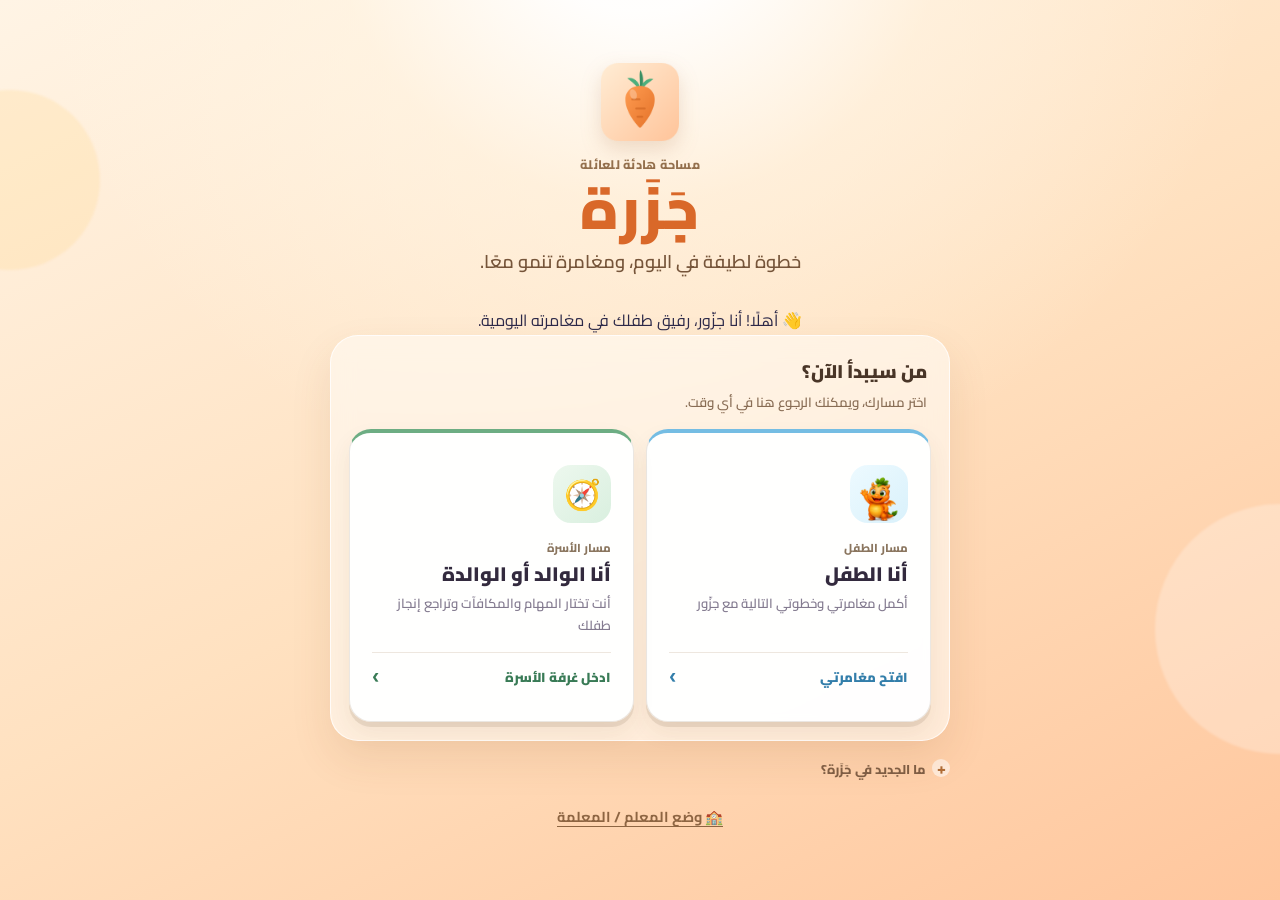
<file: index.html>
<!DOCTYPE html>
<html lang="ar" dir="rtl">
<head>
  <meta charset="UTF-8" />
  <meta name="viewport" content="width=device-width, initial-scale=1.0" />
  <title>جزرة | مغامرة العائلة</title>
  <meta name="theme-color" content="#ff8c42" />
  <link rel="manifest" href="manifest.webmanifest" />
  <link rel="icon" type="image/png" sizes="192x192" href="icons/icon-192.png" />
  <link rel="apple-touch-icon" href="icons/apple-touch-icon.png" />
  <meta name="apple-mobile-web-app-capable" content="yes" />
  <meta name="apple-mobile-web-app-status-bar-style" content="default" />
  <meta name="apple-mobile-web-app-title" content="جَزَرة" />
  <link rel="preconnect" href="https://fonts.googleapis.com" />
  <link rel="preconnect" href="https://fonts.gstatic.com" crossorigin />
  <link href="https://fonts.googleapis.com/css2?family=Cairo:wght@400;600;700;900&family=Amiri+Quran&display=swap" rel="stylesheet" />
  <link rel="stylesheet" href="styles.css" />
</head>
<body>

  <!-- ═══════════ شاشة اختيار الدور ═══════════ -->
  <section id="screen-role" class="screen active">
    <div class="role-wrap">
      <header class="role-brand">
        <img class="role-logo" src="icons/icon-192.png" alt="" aria-hidden="true">
        <p class="role-kicker">مساحة هادئة للعائلة</p>
        <h1 class="app-title">جَزَرة</h1>
        <p class="app-tagline">خطوة لطيفة في اليوم، ومغامرة تنمو معًا.</p>
        <p class="role-welcome">👋 أهلًا! أنا جزّور، رفيق طفلك في مغامرته اليومية.</p>
      </header>
      <section class="role-choice" aria-labelledby="role-choice-title">
        <div class="role-choice__head">
          <h2 id="role-choice-title">من سيبدأ الآن؟</h2>
          <p>اختر مسارك، ويمكنك الرجوع هنا في أي وقت.</p>
        </div>
        <div class="role-cards">
          <button class="role-card role-kid" onclick="App.enterKid()">
            <span class="role-card__icon role-card__icon--kid" aria-hidden="true"><img src="farm/characters/jazour/wave.webp" alt=""></span>
            <span class="role-card__body"><span class="role-card__eyebrow">مسار الطفل</span><span class="role-name">أنا الطفل</span><span class="role-desc">أكمل مغامرتي وخطوتي التالية مع جزّور</span></span>
            <span class="role-card__action">افتح مغامرتي <b aria-hidden="true">‹</b></span>
          </button>
          <button class="role-card role-parent" onclick="App.enterParent()">
            <span class="role-card__icon role-card__icon--parent" aria-hidden="true">🧭</span>
            <span class="role-card__body"><span class="role-card__eyebrow">مسار الأسرة</span><span class="role-name">أنا الوالد أو الوالدة</span><span class="role-desc">أنت تختار المهام والمكافآت وتراجع إنجاز طفلك</span></span>
            <span class="role-card__action">ادخل غرفة الأسرة <b aria-hidden="true">‹</b></span>
          </button>
        </div>
      </section>
      <details class="role-release-note">
        <summary>ما الجديد في جَزَرة؟</summary>
        <p>مهمة طفلك تبقى ظاهرة بجانب روتينه، وتقدّم الروتين يتحدث فورًا.</p>
      </details>
      <button class="teacher-link" onclick="App.enterTeacher()">🏫 وضع المعلم / المعلمة</button>
    </div>
  </section>

  <!-- ═══════════ وضع المعلم ═══════════ -->
  <section id="screen-teacher" class="screen">
    <div class="teacher-wrap">
      <button class="btn-back" onclick="App.showScreen('screen-role')">→ رجوع</button>
      <div class="teacher-head">
        <span class="teacher-emoji">🏫</span>
        <h2>وضع المعلم / المعلمة</h2>
        <p class="muted">أنشئ مهمة أو مكافأة، وأرسل رمزها لأولياء الأمور عبر واتساب — تظهر في التطبيق موثقة باسمك</p>
      </div>
      <div id="teacher-body"></div>
    </div>
  </section>

  <!-- ═══════════ شاشة اختيار البطل (تسجيل دخول الأطفال) ═══════════ -->
  <section id="screen-childselect" class="screen">
    <div class="childselect-wrap">
      <button class="btn-back" onclick="App.showScreen('screen-role')">→ رجوع</button>
      <h2 class="cs-title">من سيلعب اليوم؟ 🦸</h2>
      <div id="childselect-grid" class="cs-grid"></div>
      <div class="cs-join">
        <p class="muted">ما لك حساب؟ الحسابات ينشئها الوالد فقط 🔐</p>
        <button class="btn-ghost" onclick="App.joinRequestForm()">🙋 اطلب من والدك إضافتك</button>
        <button class="btn-ghost" onclick="App.childCodeForm()">🔑 الدخول بكود الطفل</button>
        <button class="btn-ghost" onclick="App.familyJoinForm()">☁️ مزامنة العائلة على جهاز جديد</button>
      </div>
    </div>
  </section>

  <!-- ═══════════ شاشة الرقم السري ═══════════ -->
  <section id="screen-pin" class="screen">
    <div class="pin-wrap">
      <button class="btn-back" onclick="App.showScreen('screen-role')">→ رجوع</button>
      <div class="pin-icon">🔐</div>
      <h2 id="pin-title">أدخل الرقم السري</h2>
      <p id="pin-hint" class="pin-hint"></p>
      <div class="pin-dots" id="pin-dots"><i></i><i></i><i></i><i></i></div>
      <div class="pin-pad" id="pin-pad"></div>
      <p id="pin-error" class="pin-error"></p>
    </div>
  </section>

  <!-- ═══════════ لوحة تحكم الوالدين ═══════════ -->
  <section id="screen-parent" class="screen">
    <header class="parent-header">
      <div>
        <span class="screen-eyebrow">إدارة اليوم العائلي</span>
        <h2>غرفة الأسرة</h2>
        <p id="parent-subtitle" class="muted"></p>
      </div>
      <button class="btn-ghost parent-exit" onclick="App.showScreen('screen-role')">خروج</button>
    </header>

    <div id="child-switcher" class="child-switcher"></div>

    <nav class="parent-tabs">
      <button class="ptab active" data-ptab="tasks" onclick="App.parentTab('tasks')"><span>📋</span>اليوم</button>
      <button class="ptab" data-ptab="rewards" onclick="App.parentTab('rewards')"><span>🎁</span>المكافآت</button>
      <button class="ptab" data-ptab="boss" onclick="App.parentTab('boss')"><span>👾</span>التحدّي</button>
      <button class="ptab" data-ptab="report" onclick="App.parentTab('report')"><span>📊</span>التقدّم</button>
      <button class="ptab" data-ptab="settings" onclick="App.parentTab('settings')"><span>⚙️</span>الأسرة</button>
    </nav>

    <div id="ptab-tasks" class="ptab-panel active"></div>
    <div id="ptab-rewards" class="ptab-panel"></div>
    <div id="ptab-boss" class="ptab-panel"></div>
    <div id="ptab-report" class="ptab-panel"></div>
    <div id="ptab-settings" class="ptab-panel"></div>
  </section>

  <!-- ═══════════ عالم الطفل ═══════════ -->
  <section id="screen-kid" class="screen">
    <header class="kid-header">
      <button class="kid-avatar-chip" onclick="App.kidTab('hero')">
        <span id="kid-avatar-mini">🦸</span>
        <span id="kid-name-mini">صديق جزّور</span>
      </button>
      <div class="kid-stats">
        <span class="stat-chip stat-coins">🥕 <b id="stat-coins">0</b></span>
        <span class="stat-chip stat-streak">🔥 <b id="stat-streak">0</b></span>
        <button class="btn-ghost small" title="كيف ألعب؟" aria-label="كيف ألعب؟" onclick="App.startTour(true)">؟</button>
        <button class="btn-ghost small" aria-label="الخروج إلى اختيار المسار" onclick="App.showScreen('screen-role')">✕</button>
      </div>
    </header>

    <div id="ktab-map" class="ktab-panel active"></div>
    <div id="ktab-farm" class="ktab-panel"></div>
    <div id="ktab-hero" class="ktab-panel"></div>
    <div id="ktab-shop" class="ktab-panel"></div>
    <div id="ktab-badges" class="ktab-panel"></div>

    <nav class="kid-nav">
      <button class="knav active" data-ktab="map" onclick="App.kidTab('map')"><span>🗺️</span>اليوم</button>
      <button class="knav" data-ktab="farm" onclick="App.kidTab('farm')"><span>🌾</span>المزرعة<i class="knav-dot" id="farm-dot" hidden></i></button>
      <button class="knav" data-ktab="hero" onclick="App.kidTab('hero')"><span>✨</span>ملفي</button>
      <button class="knav" data-ktab="shop" onclick="App.kidTab('shop')"><span>🏪</span>المكافآت</button>
      <button class="knav" data-ktab="badges" onclick="App.kidTab('badges')"><span>🏅</span>إنجازاتي</button>
    </nav>
  </section>

  <!-- ═══════════ نافذة الاحتفال ═══════════ -->
  <div id="celebrate" class="overlay">
    <div class="confetti-layer" id="confetti-layer"></div>
    <div class="celebrate-card">
      <div class="celebrate-emoji" id="celebrate-emoji">🎉</div>
      <h2 id="celebrate-title">أحسنت يا بطل!</h2>
      <p id="celebrate-msg"></p>
      <div class="celebrate-gains" id="celebrate-gains"></div>
      <div class="celebrate-actions">
        <button id="celebrate-primary" class="btn-primary big" onclick="App.closeCelebrate()">واصل المغامرة! 🚀</button>
        <button id="celebrate-secondary" class="btn-ghost celebrate-secondary" type="button" hidden>تابع يومي</button>
      </div>
    </div>
  </div>

  <!-- ═══════════ نافذة عامة (Modal) ═══════════ -->
  <div id="modal" class="overlay">
    <div class="modal-card">
      <button class="modal-close" onclick="App.closeModal()">✕</button>
      <div id="modal-body"></div>
    </div>
  </div>

  <div id="toast" class="toast"></div>

  <script src="qrcode.js"></script>
  <script src="audio.js?v=4"></script>
  <script src="voice.js"></script>
  <script src="app.js"></script>
  <script src="farm.js?v=1"></script>
  <script src="sync.js?v=3"></script>
  <script>
    // داخل تطبيق أندرويد (Capacitor) الملفات محلية أصلًا — عامل الخدمة هناك
    // كان يقدم نسخًا قديمة مخبأة ويحجب التحديثات، فنعطله ونمسح آثاره ذاتيًا
    if (window.Capacitor) {
      if ('serviceWorker' in navigator) {
        navigator.serviceWorker.getRegistrations().then(rs => rs.forEach(r => r.unregister())).catch(() => {});
      }
      if (window.caches) {
        caches.keys().then(ks => ks.forEach(k => caches.delete(k))).catch(() => {});
      }
    } else if ('serviceWorker' in navigator && location.protocol.startsWith('http')) {
      // الويب وPWA: عامل الخدمة للتثبيت والعمل دون إنترنت
      navigator.serviceWorker.register('sw.js').catch(() => {});
    }
  </script>
</body>
</html>
</file>
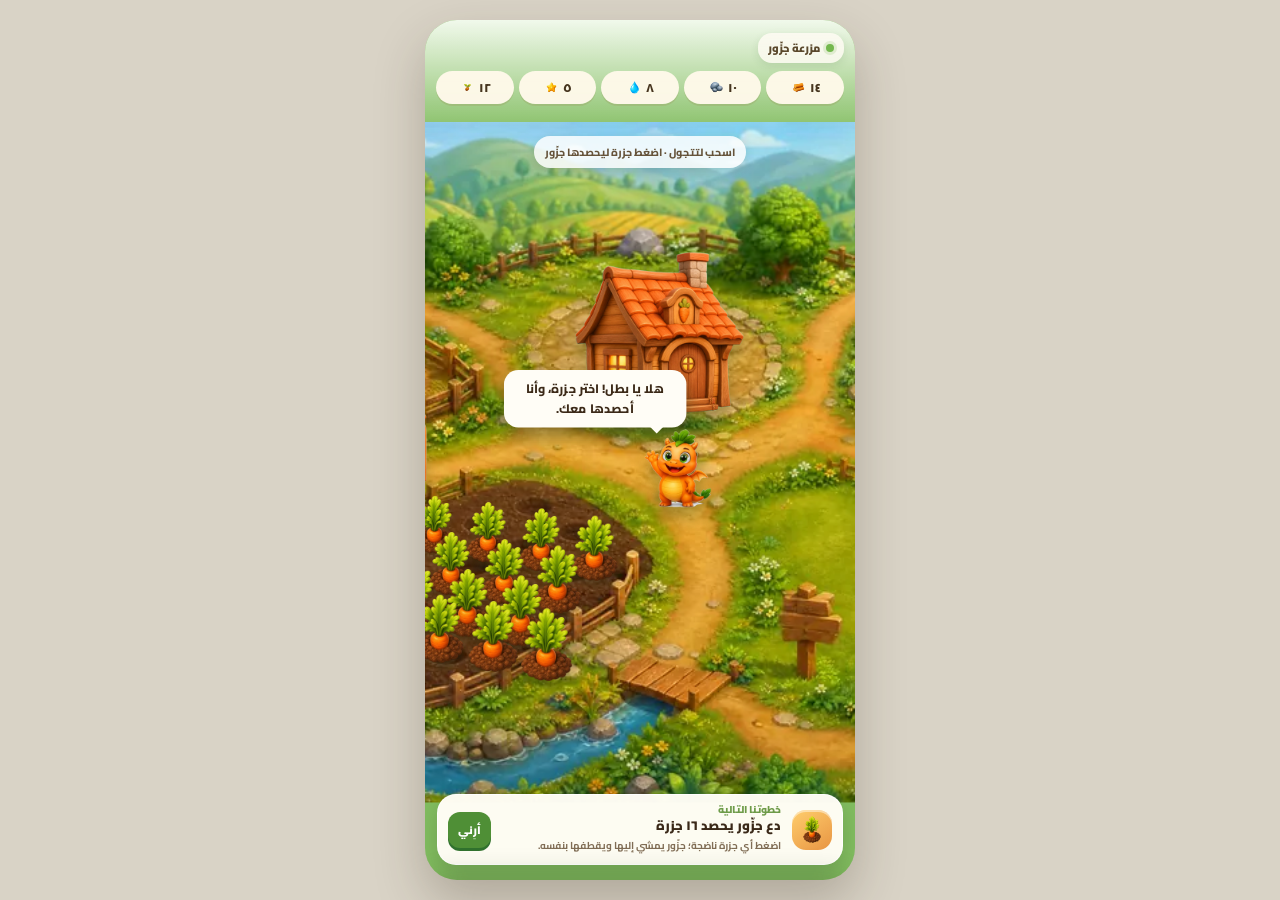
<file: farm/preview.html>
<!doctype html>
<html dir="rtl" lang="ar">
<head>
  <meta charset="utf-8">
  <meta name="viewport" content="width=device-width,initial-scale=1,maximum-scale=1,user-scalable=no">
  <title>مزرعة جزّور — حقل حي</title>
  <link href="https://fonts.googleapis.com/css2?family=Cairo:wght@600;700;800;900&display=swap" rel="stylesheet">
  <style>
    :root { --ink:#3b2b1c; --cream:#fffaf0; --leaf:#4f8f36; --leaf-dark:#31722e; --gold:#efaa49; --shadow:rgba(38,68,25,.28); --ease:cubic-bezier(.23,1,.32,1); }
    * { box-sizing:border-box; -webkit-tap-highlight-color:transparent; } html,body { width:100%; height:100%; margin:0; overflow:hidden; background:#d9d3c6; }
    body { display:grid; place-items:center; font-family:Cairo,system-ui,sans-serif; color:var(--ink); user-select:none; } button { font:inherit; } button:focus-visible { outline:3px solid #fff; outline-offset:4px; }
    .phone { position:relative; width:min(430px,100vw); height:min(860px,100dvh); overflow:hidden; isolation:isolate; background:#82bd60; border-radius:min(32px,4vw); box-shadow:0 22px 50px rgba(52,41,24,.25); touch-action:none; }
    .world-viewport { position:absolute; inset:0; overflow:hidden; cursor:grab; } .world-viewport.is-dragging { cursor:grabbing; }
    .world { position:absolute; width:1180px; height:664px; top:102px; left:-375px; transform:translate3d(0,0,0); transform-origin:0 0; will-change:transform; }
    .world-base { position:absolute; inset:0; width:100%; height:100%; display:block; pointer-events:none; }
    .ground-shadow { position:absolute; border-radius:50%; background:rgba(34,77,27,.25); filter:blur(5px); pointer-events:none; }
    .home-shadow { width:124px; height:24px; left:531px; top:283px; } .barn-shadow { width:112px; height:22px; left:233px; top:321px; }
    .world-object { position:absolute; border:0; padding:0; background:transparent; transform-origin:50% 100%; cursor:pointer; filter:drop-shadow(0 9px 7px var(--shadow)); }
    .world-object img { width:100%; display:block; pointer-events:none; }.home { z-index:283; width:192px; left:498px; top:110px; animation:breathe 4.6s ease-in-out infinite; }.barn { z-index:321; width:184px; left:197px; top:193px; animation:sway 5.8s ease-in-out infinite; }
    @keyframes breathe { 0%,100%{transform:translateY(0)} 50%{transform:translateY(-2px)} } @keyframes sway { 0%,100%{transform:rotate(-.7deg)} 50%{transform:rotate(.7deg)} }

    /* الرقعة جزء من الأرض نفسها؛ لا توجد صورة حقل تُوضع فوق صورة حقل */
    .plot-hit { position:absolute; left:229px; top:348px; width:382px; height:236px; border:0; border-radius:46%; background:transparent; z-index:350; pointer-events:none; }
    .crop { position:absolute; z-index:400; width:54px; min-height:56px; border:0; padding:0; background:transparent; cursor:pointer; transform-origin:50% 90%; filter:drop-shadow(0 5px 4px rgba(38,55,20,.26)); transition:filter .18s var(--ease); }
    .crop img { width:100%; height:auto; display:block; pointer-events:none; } .crop:hover { filter:drop-shadow(0 7px 5px rgba(38,55,20,.35)) brightness(1.07); }
    .crop.ready { animation:cropReady 1.75s ease-in-out infinite; }.crop.growing { animation:cropGrow 4.2s ease-in-out infinite; }.crop.seed { opacity:.92; }
    .crop.ready::after { content:''; position:absolute; inset:20% 10% 6%; border-radius:50%; border:2px solid rgba(255,229,104,.8); opacity:0; animation:readyRing 1.75s ease-in-out infinite; pointer-events:none; }
    .crop.empty { width:42px; height:34px; border-radius:50%; background:rgba(40,22,10,.05); cursor:pointer; filter:none; }.crop.empty::before { content:'+'; display:grid; place-items:center; width:25px; height:25px; margin:4px auto; border-radius:50%; color:#74451f; background:rgba(255,247,225,.72); box-shadow:0 2px 0 rgba(81,47,18,.22); font:900 18px/1 Cairo,sans-serif; opacity:.78; transition:opacity .18s; }.crop.empty:hover::before { opacity:1; }
    @keyframes cropReady { 0%,100%{transform:translateY(0) rotate(-1deg)} 50%{transform:translateY(-3px) rotate(1deg)} } @keyframes cropGrow { 0%,100%{transform:rotate(-1deg)} 50%{transform:rotate(1deg)} } @keyframes readyRing { 0%,70%,100%{transform:scale(.75);opacity:0} 82%{transform:scale(1.08);opacity:.9} }
    .crop.pulling { pointer-events:none; animation:none; } .crop.pulling img { animation:pullUp .52s var(--ease) forwards; } @keyframes pullUp { 0%{transform:translateY(0) rotate(0) scale(1);opacity:1} 68%{transform:translateY(-39px) rotate(-9deg) scale(1.13);opacity:1} 100%{transform:translateY(-66px) rotate(10deg) scale(.68);opacity:0} }
    .crop-spark { position:absolute; z-index:999; width:9px; height:9px; border-radius:50%; background:#ffd164; pointer-events:none; box-shadow:0 0 0 2px rgba(255,255,255,.35); }
    .reward-carrot { position:absolute; z-index:1000; width:17px; height:42px; border-radius:52% 52% 62% 62%; background:linear-gradient(90deg,#ef7423,#ffb33e 52%,#df5a1a); box-shadow:inset 3px 1px 0 rgba(255,234,147,.48),0 3px 5px rgba(74,48,19,.24); pointer-events:none; transform-origin:50% 88%; }.reward-carrot::before { content:''; position:absolute; left:2px; right:2px; top:-11px; height:15px; border-radius:65% 25% 60% 25%; background:linear-gradient(90deg,#397e32,#7fc34d); transform:rotate(-10deg); }

    .jazour { position:absolute; border:0; padding:0; background:transparent; left:566px; top:282px; width:94px; z-index:680; cursor:pointer; filter:drop-shadow(0 10px 7px rgba(35,72,25,.3)); transition:left .72s var(--ease),top .72s var(--ease),transform .34s var(--ease); }.jazour.is-harvesting { transform:scale(1.08) rotate(-3deg); }.jazour img { width:100%; display:block; animation:jazourHop 1.1s ease-in-out infinite; }.jazour .character-shadow { position:absolute; width:51px; height:12px; right:21px; bottom:5px; border-radius:50%; background:rgba(36,78,28,.27); filter:blur(3px); z-index:-1; } @keyframes jazourHop { 0%,100%{transform:translateY(0) scaleY(1)}48%{transform:translateY(-5px) scaleY(1.025)}70%{transform:translateY(0) scaleY(.975)} }
    .speech { position:absolute; bottom:83%; right:42%; width:max-content; max-width:min(178px,43vw); padding:8px 11px; background:#fffdf6; border-radius:14px; color:#3c2a18; text-align:center; font:800 12px/1.65 Cairo,sans-serif; box-shadow:0 5px 15px rgba(49,60,33,.22); transform:scale(.6); opacity:0; transition:opacity .2s,transform .25s cubic-bezier(.34,1.56,.64,1); pointer-events:none; }.speech::after { content:''; position:absolute; right:22px; top:calc(100% - 1px); border:7px solid transparent; border-top-color:#fffdf6; }.speech.on { transform:scale(1); opacity:1; }

    .top-ui { position:absolute; inset:0 0 auto; z-index:30; padding:11px 11px 34px; pointer-events:none; background:linear-gradient(180deg,rgba(247,252,243,.95),rgba(247,252,243,0)); }.brand { display:inline-flex; align-items:center; gap:6px; padding:5px 10px; border-radius:14px; background:rgba(255,252,244,.82); color:#5a482c; font:900 11px Cairo,sans-serif; box-shadow:0 3px 9px rgba(39,73,27,.11); }.brand-dot { width:8px; height:8px; background:#74b84d; border-radius:50%; box-shadow:0 0 0 3px rgba(116,184,77,.18); }.resources { display:flex; gap:5px; margin-top:8px; direction:rtl; }.resource { display:flex; flex:1; align-items:center; justify-content:center; gap:3px; min-width:0; padding:5px 3px; border-radius:999px; background:rgba(255,249,235,.96); color:#46351f; box-shadow:0 2px 0 rgba(147,112,67,.16); font:900 12px Cairo,sans-serif; }.resource img { width:17px; height:17px; object-fit:contain; }.resource.bump { animation:resourceBump .48s cubic-bezier(.34,1.56,.64,1); } @keyframes resourceBump { 50%{transform:scale(1.18);background:#fff} }
    .walk-tip { position:absolute; z-index:22; left:50%; top:105px; transform:translateX(-50%); padding:6px 11px; border-radius:999px; background:rgba(255,255,255,.84); color:#65533a; font:800 10.5px Cairo,sans-serif; white-space:nowrap; box-shadow:0 3px 10px rgba(46,73,31,.14); transition:opacity .4s; pointer-events:none; }.walk-tip.hide{opacity:0}
    .objective { position:absolute; right:12px; left:12px; bottom:calc(15px + env(safe-area-inset-bottom)); z-index:35; display:grid; grid-template-columns:42px 1fr auto; align-items:center; gap:9px; padding:9px 10px; background:rgba(255,253,245,.98); border:1px solid rgba(255,255,255,.85); border-radius:19px; box-shadow:0 8px 22px rgba(53,71,34,.23); direction:rtl; }.objective-icon { width:40px; height:40px; display:grid; place-items:center; border-radius:14px; background:linear-gradient(145deg,#ffce6d,#e89543); box-shadow:inset 0 2px 0 rgba(255,255,255,.45); overflow:hidden; }.objective-icon img { width:29px; height:29px; object-fit:contain; }.objective-kicker { color:#6e9b49; font:900 10px Cairo,sans-serif; line-height:1.2; }.objective-title { margin-top:1px; color:#3a2919; font:900 13px Cairo,sans-serif; line-height:1.35; }.objective-copy { display:block; margin-top:1px; color:#806d55; font:700 10px Cairo,sans-serif; }.focus-button { border:0; padding:8px 10px; border-radius:12px; background:var(--leaf); color:#fff; font:900 11px Cairo,sans-serif; box-shadow:0 3px 0 var(--leaf-dark); cursor:pointer; }.focus-button:active { transform:translateY(2px); box-shadow:0 1px 0 var(--leaf-dark); }
    .toast { position:absolute; z-index:900; top:118px; right:50%; width:max-content; max-width:calc(100% - 42px); padding:8px 13px; border-radius:999px; background:rgba(57,99,42,.95); color:#fff; font:800 12px Cairo,sans-serif; transform:translate(50%,-14px) scale(.92); opacity:0; pointer-events:none; transition:opacity .2s,transform .25s cubic-bezier(.34,1.56,.64,1); text-align:center; }.toast.show { opacity:1; transform:translate(50%,0) scale(1); }
    .action-sheet { position:absolute; z-index:1000; right:0; bottom:0; left:0; padding:15px 15px calc(20px + env(safe-area-inset-bottom)); background:#fffdf7; border-radius:25px 25px 0 0; box-shadow:0 -10px 28px rgba(41,49,26,.28); transform:translateY(108%); transition:transform .35s cubic-bezier(.34,1.25,.64,1); }.action-sheet.open{transform:translateY(0)}.sheet-handle{width:38px;height:4px;margin:0 auto 11px;border-radius:9px;background:#e7dcc8}.sheet-title{margin:0;color:#342516;font:900 17px Cairo,sans-serif}.sheet-copy{margin:2px 0 0;color:#7c684f;font:700 11px Cairo,sans-serif}.sheet-actions{display:grid;gap:9px;margin-top:13px}.sheet-action{display:flex;align-items:center;gap:10px;width:100%;border:2px solid #ece1cb;border-radius:16px;padding:10px;background:#f9f4e8;text-align:right;color:#3a2919;cursor:pointer}.sheet-action img{width:40px;height:40px;object-fit:contain}.sheet-action b{font:900 12.5px Cairo,sans-serif}.sheet-action small{display:block;margin-top:2px;color:#7d6950;font:800 10.5px Cairo,sans-serif}.cancel-button{width:100%;border:0;border-radius:13px;padding:10px;background:#f3eee4;color:#7b6750;font:800 12px Cairo,sans-serif;cursor:pointer}
    @media(max-height:690px){.phone{border-radius:0}.world{top:65px}.objective{bottom:8px}.walk-tip{top:98px}} @media(prefers-reduced-motion:reduce){*,*::before,*::after{animation-duration:.01ms!important;animation-iteration-count:1!important;transition-duration:.01ms!important}}
  </style>
</head>
<body>
  <main class="phone" aria-label="مزرعة جزّور">
    <div class="world-viewport" id="viewport" aria-label="عالم المزرعة القابل للتجول"><section class="world" id="world" aria-label="عالم مزرعة جزّور">
      <img class="world-base" src="land/world_farm_single_plot.webp?v=farm-v4" alt="مزرعة ثلاثية الأبعاد فيها رقعة جزر واحدة منظمة">
      <span class="ground-shadow home-shadow"></span><button class="world-object home" id="home" type="button" aria-label="بيت جزّور"><img src="buildings/home_exact.webp?v=3" alt="بيت جزّور"></button>
      <span class="ground-shadow barn-shadow"></span><button class="world-object barn" id="barn" type="button" aria-label="حظيرة الرفيق"><img src="buildings/barn_exact.webp?v=3" alt="حظيرة الرفيق"></button>
      <div class="plot-hit" aria-hidden="true"></div><div id="cropLayer" aria-label="رقعة الجزر"></div>
      <button class="jazour" id="jazour" type="button" aria-label="تحدث مع جزّور"><span class="character-shadow"></span><span class="speech" id="speech" aria-live="polite"></span><img id="jazourImage" src="characters/jazour/hero.webp?v=farm-v4" alt="جزّور"></button>
    </section></div>
    <div class="top-ui"><div class="brand"><span class="brand-dot"></span>مزرعة جزّور</div><div class="resources" aria-label="موارد المزرعة"><div class="resource" data-resource="wood"><span></span><img src="resources/wood.webp" alt="خشب"></div><div class="resource" data-resource="stone"><span></span><img src="resources/stone.webp" alt="حجر"></div><div class="resource" data-resource="water"><span></span><img src="resources/water.webp" alt="ماء"></div><div class="resource" data-resource="light"><span></span><img src="resources/light.webp" alt="نور"></div><div class="resource" data-resource="seed"><span></span><img src="resources/seed.webp" alt="بذور"></div></div></div>
    <p class="walk-tip" id="walkTip">اسحب لتتجول · اضغط جزرة ليحصدها جزّور</p><div class="toast" id="toast" role="status"></div>
    <section class="objective" aria-label="الخطوة التالية"><div class="objective-icon"><img id="objectiveIcon" src="crops/carrot_ready.webp" alt=""></div><div><div class="objective-kicker">خطوتنا التالية</div><div class="objective-title" id="objectiveTitle"></div><span class="objective-copy" id="objectiveCopy"></span></div><button class="focus-button" id="focusButton" type="button">أرِني</button></section>
    <section class="action-sheet" id="sheet" aria-labelledby="sheetTitle" aria-hidden="true"><div class="sheet-handle"></div><h2 class="sheet-title" id="sheetTitle"></h2><p class="sheet-copy" id="sheetCopy"></p><div class="sheet-actions" id="sheetActions"></div><button class="cancel-button" id="cancelButton" type="button">ليس الآن</button></section>
  </main>
<script>
(() => {
  const KEY='jazarah-farm-single-plot-v1', VERSION='farm-v4', GROW_MS=10*60*1000;
  const ASSETS={ seed:'crops/carrot_seedling.webp?v='+VERSION, growing:'crops/carrot_growing.webp?v='+VERSION, ready:'crops/carrot_ready.webp?v='+VERSION, water:'resources/water.webp', seedIcon:'resources/seed.webp', light:'resources/light.webp' };
  const CELLS=[
    {x:375,y:400,s:45},{x:427,y:408,s:47},{x:479,y:416,s:49},{x:531,y:424,s:51},
    {x:339,y:431,s:47},{x:391,y:439,s:49},{x:443,y:447,s:51},{x:495,y:455,s:53},
    {x:303,y:462,s:49},{x:355,y:470,s:51},{x:407,y:478,s:53},{x:459,y:486,s:55},
    {x:328,y:495,s:51},{x:380,y:503,s:53},{x:432,y:511,s:55},{x:484,y:519,s:57}
  ];
  const viewport=document.getElementById('viewport'), world=document.getElementById('world'), cropLayer=document.getElementById('cropLayer'), jazour=document.getElementById('jazour'), jazourImage=document.getElementById('jazourImage'), speech=document.getElementById('speech'), walkTip=document.getElementById('walkTip'), toast=document.getElementById('toast'), sheet=document.getElementById('sheet'), sheetTitle=document.getElementById('sheetTitle'), sheetCopy=document.getElementById('sheetCopy'), sheetActions=document.getElementById('sheetActions'), objectiveIcon=document.getElementById('objectiveIcon'), objectiveTitle=document.getElementById('objectiveTitle'), objectiveCopy=document.getElementById('objectiveCopy'), focusButton=document.getElementById('focusButton');
  const arabic=n=>String(n).replace(/\d/g,d=>'٠١٢٣٤٥٦٧٨٩'[d]);
  /* العدد العربي: ١ مفرد · ٢ مثنى · ٣–١٠ جمع · ١١+ مفرد منصوب */
  const count=(n,one,two,few,many)=>n===1?one:n===2?two:(n>=3&&n<=10)?`${arabic(n)} ${few}`:`${arabic(n)} ${many}`;
  const carrots=n=>count(n,'جزرة واحدة','جزرتين','جزرات','جزرة');
  const seeds=n=>count(n,'بذرة واحدة','بذرتين','بذور','بذرة'); const clone=o=>JSON.parse(JSON.stringify(o));
  function makeState(){const now=Date.now();return{v:1,resources:{wood:14,stone:10,water:8,light:5,seed:12},crops:CELLS.map(()=>({stage:'ready',wateredAt:now-GROW_MS-1})),jazour:{x:566,y:282},lastVisit:now};}
  function load(){try{const s=JSON.parse(localStorage.getItem(KEY));if(s&&s.v===1&&Array.isArray(s.crops)&&s.crops.length===CELLS.length)return s;}catch(e){}return makeState();}
  let state=load(),drag=null,moved=0,worldScale=1,harvesting=false,speechTimer=null,toastTimer=null,audio=null;
  function save(){state.lastVisit=Date.now();localStorage.setItem(KEY,JSON.stringify(state));}
  function grow(){let changed=false;state.crops.forEach(c=>{if(c.stage==='growing'&&Date.now()-c.wateredAt>=GROW_MS){c.stage='ready';changed=true;}});if(changed)notify('كبر الجزر وهو ينتظرك!');}
  function res(){Object.entries(state.resources).forEach(([k,v])=>{const el=document.querySelector(`[data-resource="${k}"] span`);if(el)el.textContent=arabic(v);});}
  function bump(k){const el=document.querySelector(`[data-resource="${k}"]`);if(!el)return;el.classList.remove('bump');void el.offsetWidth;el.classList.add('bump');}
  function armAudio(){try{audio=audio||new (window.AudioContext||window.webkitAudioContext)();if(audio.state==='suspended')audio.resume().catch(()=>{});}catch(e){}}
  function sfx(kind){try{armAudio();const t=audio.currentTime;const notes=kind==='harvest'?[392,587]:kind==='water'?[470,690]:[330,494];notes.forEach((hz,i)=>{const o=audio.createOscillator(),g=audio.createGain();o.type=kind==='harvest'?'triangle':'sine';o.frequency.setValueAtTime(hz,t+i*.09);g.gain.setValueAtTime(.0001,t+i*.09);g.gain.exponentialRampToValueAtTime(.075,t+i*.09+.015);g.gain.exponentialRampToValueAtTime(.0001,t+i*.09+.20);o.connect(g).connect(audio.destination);o.start(t+i*.09);o.stop(t+i*.09+.22);});}catch(e){}}
  function playClip(id){const clip=new Audio(`../audio/prompts/ar/${id}.mp3?v=jazour-v3`);clip.volume=.62;clip.play().catch(()=>{});}
  function say(text,pose='hero.webp'){speech.textContent=text;speech.classList.add('on');jazourImage.src=`characters/jazour/${pose}?v=${VERSION}`;clearTimeout(speechTimer);speechTimer=setTimeout(()=>{speech.classList.remove('on');jazourImage.src=`characters/jazour/hero.webp?v=${VERSION}`;},2500);}
  function notify(text){walkTip.classList.add('hide');toast.textContent=text;toast.classList.add('show');clearTimeout(toastTimer);toastTimer=setTimeout(()=>toast.classList.remove('show'),2200);}
  function stageLabel(stage){return stage==='ready'?'جزرة ناضجة':stage==='growing'?'جزرة تكبر':stage==='seed'?'جزرة صغيرة':'حفرة زراعة فارغة';}
  function renderCrops(){grow();cropLayer.innerHTML=state.crops.map((crop,i)=>{const c=CELLS[i],z=Math.round(c.y)+360;const p=`left:${c.x-c.s/2}px;top:${c.y-c.s*.85}px;width:${c.s}px;z-index:${z};`;if(crop.stage==='empty')return `<button class="crop empty" data-crop="${i}" type="button" aria-label="حفرة زراعة فارغة، اضغط لتزرع جزرة" style="${p}"></button>`;return `<button class="crop ${crop.stage}" data-crop="${i}" type="button" aria-label="${stageLabel(crop.stage)}" style="${p}"><img src="${ASSETS[crop.stage]}" alt="${stageLabel(crop.stage)}"></button>`;}).join('');cropLayer.querySelectorAll('[data-crop]').forEach(el=>el.addEventListener('click',e=>{if(moved>12||harvesting)return;openCrop(Number(el.dataset.crop),el);}));}
  function pending(){return state.crops.filter(c=>c.stage==='seed').length;} function growing(){return state.crops.filter(c=>c.stage==='growing').length;} function ready(){return state.crops.filter(c=>c.stage==='ready').length;} function empty(){return state.crops.filter(c=>c.stage==='empty').length;}
  function refreshObjective(){const r=ready(),s=pending(),g=growing(),e=empty();if(r){objectiveIcon.src=ASSETS.ready;objectiveTitle.textContent=`دع جزّور يحصد ${carrots(r)}`;objectiveCopy.textContent='اضغط أي جزرة ناضجة؛ جزّور يمشي إليها ويقطفها بنفسه.';focusButton.dataset.kind='crop';}else if(s){objectiveIcon.src=ASSETS.water;objectiveTitle.textContent='اسقِ البذور من البئر';objectiveCopy.textContent=`لدينا ${seeds(s)} تنتظر قطرة ماء.`;focusButton.dataset.kind='water';}else if(g){objectiveIcon.src=ASSETS.growing;objectiveTitle.textContent='الجزر ينمو في رقعته';objectiveCopy.textContent='ارجع بعد قليل؛ ستجد الجزر ناضجًا بوضوح.';focusButton.dataset.kind='crop';}else if(e&&state.resources.seed){objectiveIcon.src=ASSETS.seedIcon;objectiveTitle.textContent='ازرع جزرة في حفرة فارغة';objectiveCopy.textContent='كل حفرة تمثل جزرة حقيقية مستقلة.';focusButton.dataset.kind='crop';}else{objectiveIcon.src=ASSETS.light;objectiveTitle.textContent='أنجز مهمة لتجلب بذورًا';objectiveCopy.textContent='كل إنجاز حقيقي يساعد مزرعتك تكبر.';focusButton.dataset.kind='home';}}
  function renderAll(){renderCrops();res();refreshObjective();paintJazour();save();}
  function paintJazour(){jazour.style.left=state.jazour.x+'px';jazour.style.top=state.jazour.y+'px';}
  function openSheet(title,copyText,actions){sheetTitle.textContent=title;sheetCopy.textContent=copyText;sheetActions.innerHTML=actions.map(a=>`<button class="sheet-action" type="button" data-action="${a.id}"><img src="${a.img}" alt=""><span><b>${a.label}</b><small>${a.copy}</small></span></button>`).join('');sheetActions.querySelectorAll('[data-action]').forEach(b=>b.onclick=()=>actions.find(a=>a.id===b.dataset.action).run());sheet.classList.add('open');sheet.setAttribute('aria-hidden','false');}
  function closeSheet(){sheet.classList.remove('open');sheet.setAttribute('aria-hidden','true');}
  function openCrop(i,el){const crop=state.crops[i];if(crop.stage==='ready'){harvestOne(i,el);return;}if(crop.stage==='empty'){plantOne(i);return;}if(crop.stage==='seed'){openSheet('هذه البذرة تنتظر الماء','يمكنك سقي كل البذور من البئر أو اقتلاع هذه البذرة فقط.',[{id:'water',label:'اسقِ البذور',copy:'استخدم قطرة ماء واحدة للحقل',img:ASSETS.water,run:waterAll},{id:'uproot',label:'اقتلع هذه البذرة',copy:'أفرغ هذه الحفرة بأمان',img:ASSETS.seedIcon,run:()=>uproot(i)}]);return;}openSheet('هذه الجزرة تكبر','دعها تنمو، أو أفرغ مكانها إذا غيرت خطتك.',[{id:'uproot',label:'اقتلع هذه النبتة',copy:'أفرغ هذه الحفرة بأمان',img:ASSETS.growing,run:()=>uproot(i)}]);}
  function plantOne(i){if(state.resources.seed<1){notify('نحتاج بذرة من مهمة لطيفة');say('أنجز مهمة ونرجع نزرع.', 'thinking.webp');return;}state.resources.seed--;state.crops[i]={stage:'seed',wateredAt:null};sfx('plant');save();renderAll();notify('زرعنا جزرة في مكانها');say('حلو! نرويها من البئر.', 'excited.webp');}
  function waterAll(){const targets=state.crops.filter(c=>c.stage==='seed');if(!targets.length){notify('ما عندنا بذور تحتاج الماء الآن');closeSheet();return;}if(state.resources.water<1){notify('ناقصنا ماء للحقل');return;}state.resources.water--;targets.forEach(c=>{c.stage='growing';c.wateredAt=Date.now();});sfx('water');closeSheet();save();renderAll();notify(`سقينا ${seeds(targets.length)} بقطرة ماء`);say('ارتوت البذور… ننتظرها تكبر.', 'happy.webp');}
  function uproot(i){state.crops[i]={stage:'empty',wateredAt:null};state.resources.seed++;sfx('plant');closeSheet();save();renderAll();notify('أفرغنا هذه الحفرة بترتيب');say('تمام، نقدر نزرع شيًا جديدًا هنا.', 'thinking.webp');}
  function moveJazour(cell,done){const target={x:Math.max(180,cell.x+18),y:cell.y-70};state.jazour=target;paintJazour();setTimeout(done,730);}
  function burst(x,y){for(let i=0;i<10;i++){const p=document.createElement('i');p.className='crop-spark';p.style.left=(x-5)+'px';p.style.top=(y-5)+'px';world.appendChild(p);const a=Math.PI*2*i/10,r=22+Math.random()*21;p.animate([{transform:'translate(0,0) scale(.45)',opacity:.95},{transform:`translate(${Math.cos(a)*r}px,${Math.sin(a)*r*.55-15}px) scale(1.35)`,opacity:0}],{duration:540,easing:'ease-out'}).onfinish=()=>p.remove();}}
  function rewardFly(x,y){const item=document.createElement('i');item.className='reward-carrot';item.style.left=(x-8)+'px';item.style.top=(y-38)+'px';world.appendChild(item);const target=document.querySelector('[data-resource="seed"]').getBoundingClientRect(),worldBox=world.getBoundingClientRect();const tx=target.left+target.width/2-worldBox.left-x,ty=target.top+target.height/2-worldBox.top-y;item.animate([{transform:'translate(0,0) rotate(-14deg) scale(.9)',opacity:1},{transform:`translate(${tx*.55}px,${ty*.55-46}px) rotate(18deg) scale(1)`,opacity:1,offset:.55},{transform:`translate(${tx}px,${ty}px) rotate(45deg) scale(.32)`,opacity:.1}],{duration:710,easing:'cubic-bezier(.23,1,.32,1)'}).onfinish=()=>item.remove();}
  function harvestOne(i,el){harvesting=true;const cell=CELLS[i];moveJazour(cell,()=>{jazour.classList.add('is-harvesting');jazourImage.src=`characters/jazour/celebrate.webp?v=${VERSION}`;el.classList.add('pulling');sfx('harvest');burst(cell.x,cell.y);setTimeout(()=>{state.crops[i]={stage:'empty',wateredAt:null};state.resources.seed++;rewardFly(cell.x,cell.y);renderAll();jazour.classList.remove('is-harvesting');harvesting=false;const r=ready();notify(r?`أحسنت! بقي ${carrots(r)}`:'يا سلام! حصاد الحقل اكتمل');say(r?'جزرة جميلة! نكمل الحصاد.':'خلصنا الحصاد! مزرعتنا تلمع.',r?'happy.webp':'celebrate.webp');if(!r)playClip('done');},510);});}
  function focus(){let target;if(focusButton.dataset.kind==='water')target={x:920,y:226};else if(focusButton.dataset.kind==='home')target={x:590,y:205};else{const i=state.crops.findIndex(c=>c.stage==='ready'||c.stage==='seed'||c.stage==='empty');target=CELLS[Math.max(0,i)];}const vp=viewport.getBoundingClientRect();pan.x=clamp(vp.width/2-(world.offsetLeft+target.x*worldScale),pan.minX,pan.maxX);pan.y=clamp(vp.height*.44-(world.offsetTop+target.y*worldScale),pan.minY,pan.maxY);paintWorld();say('هنا خطوتنا التالية.', 'thinking.webp');}
  document.getElementById('home').onclick=()=>say('هذا بيتي… والحقل مرتب لجزرنا!', 'happy.webp');document.getElementById('barn').onclick=()=>say('الحظيرة تنتظر الرفيق بعد الحصاد.', 'encourage.webp');jazour.onclick=()=>say('كل جزرة نحصدها سوا، خطوة خطوة!', 'proud.webp');focusButton.onclick=focus;document.getElementById('cancelButton').onclick=closeSheet;
  const pan={x:0,y:0,minX:0,maxX:0,minY:0,maxY:0};function clamp(v,min,max){return Math.max(min,Math.min(max,v));}function paintWorld(){world.style.transform=`translate3d(${pan.x}px,${pan.y}px,0) scale(${worldScale})`}function fitWorld(){const vp=viewport.getBoundingClientRect(),card=document.querySelector('.objective'),band=card?card.getBoundingClientRect().top-vp.top:vp.height,left=world.offsetLeft,top=world.offsetTop,W=world.offsetWidth,H=world.offsetHeight;worldScale=Math.max(1,vp.width/W,(band-top)/H);const w=W*worldScale,h=H*worldScale;pan.maxX=-left;pan.minX=vp.width-(left+w);pan.maxY=0;pan.minY=band-(top+h);if(pan.minX>pan.maxX)pan.minX=pan.maxX=(vp.width-w)/2-left;if(pan.minY>pan.maxY)pan.minY=pan.maxY=0;pan.x=clamp(pan.x,pan.minX,pan.maxX);pan.y=clamp(pan.y,pan.minY,pan.maxY);paintWorld()}
  viewport.addEventListener('pointerdown',e=>{armAudio();moved=0;if(e.target.closest('button,.objective,.action-sheet,.top-ui'))return;drag={x:e.clientX,y:e.clientY};viewport.classList.add('is-dragging');walkTip.classList.add('hide')});addEventListener('pointermove',e=>{if(!drag)return;const dx=e.clientX-drag.x,dy=e.clientY-drag.y;moved+=Math.abs(dx)+Math.abs(dy);pan.x=clamp(pan.x+dx,pan.minX,pan.maxX);pan.y=clamp(pan.y+dy,pan.minY,pan.maxY);drag={x:e.clientX,y:e.clientY};paintWorld()});function endDrag(){drag=null;viewport.classList.remove('is-dragging')}addEventListener('pointerup',endDrag);addEventListener('pointercancel',endDrag);addEventListener('resize',fitWorld);addEventListener('orientationchange',fitWorld);
  grow();renderAll();fitWorld();setTimeout(()=>say('هلا يا بطل! اختر جزرة، وأنا أحصدها معك.', 'wave.webp'),620);
})();
</script>
</body>
</html>
</file>
<file: styles.css>
/* ═══════════ أساسيات ═══════════ */
* { margin: 0; padding: 0; box-sizing: border-box; -webkit-tap-highlight-color: transparent; }

:root {
  --carrot: #ff8c42;
  --carrot-dark: #e5732a;
  --green: #4caf7d;
  --green-dark: #3a8f63;
  --sky: #6ec6ff;
  --purple: #9b6dff;
  --gold: #ffc93c;
  --red: #ff5d5d;
  --ink: #2d2a4a;
  --paper: #fffaf3;
  --card: #ffffff;
  --shadow: 0 6px 0 rgba(45, 42, 74, 0.12);
  --radius: 20px;
}

html, body { height: 100%; }

body {
  font-family: 'Cairo', 'Segoe UI', Tahoma, sans-serif;
  background: var(--paper);
  color: var(--ink);
  overflow-x: hidden;
}

button { font-family: inherit; cursor: pointer; border: none; background: none; color: inherit; }
input, select, textarea { font-family: inherit; font-size: 1rem; }
button:focus-visible, input:focus-visible, select:focus-visible, textarea:focus-visible { outline: 3px solid #6ec6ff; outline-offset: 3px; }
b { font-weight: 700; }
.muted { color: #8a86a8; font-size: 0.85rem; }

.screen { display: none; min-height: 100vh; }
.screen.active { display: block; }

/* ═══════════ شاشة اختيار الدور ═══════════ */
#screen-role {
  position:relative; overflow:hidden;
  background:radial-gradient(circle at 50% -12%,rgba(255,255,255,.94) 0 10%,rgba(255,246,230,.54) 26%,transparent 52%),linear-gradient(154deg,#fff4e5 0%,#ffe1c0 51%,#ffc69d 100%);
}
#screen-role::before,#screen-role::after { content:""; position:absolute; pointer-events:none; border-radius:50%; filter:blur(1px); }
#screen-role::before { width:250px; height:250px; inset-inline-start:-125px; top:56%; background:rgba(255,255,255,.26); }
#screen-role::after { width:180px; height:180px; inset-inline-end:-80px; top:10%; background:rgba(255,205,111,.19); }
.role-wrap {
  position:relative; z-index:1; max-width:700px; min-height:100vh; margin:0 auto; padding:clamp(34px,7vh,76px) 24px 38px;
  display:flex; flex-direction:column; align-items:center; text-align:center;
}
.role-brand { display:flex; flex-direction:column; align-items:center; }
.role-logo { width:78px; height:78px; object-fit:contain; filter:drop-shadow(0 8px 10px rgba(153,82,27,.17)); }
.role-kicker { margin:12px 0 2px; color:#94704d; font-size:.78rem; font-weight:800; letter-spacing:.02em; }
.app-title { color:#d96829; font-size:clamp(2.5rem,6vw,3.7rem); font-weight:900; line-height:1.05; letter-spacing:.015em; }
.app-tagline { max-width:340px; margin:8px 0 28px; color:#76553a; font-size:clamp(1rem,2.4vw,1.14rem); font-weight:600; line-height:1.7; }
.role-choice { width:100%; max-width:620px; padding:18px; border:1px solid rgba(255,255,255,.76); border-radius:28px; background:rgba(255,250,243,.61); box-shadow:0 18px 42px rgba(129,76,31,.11); backdrop-filter:blur(11px); }
.role-choice__head { margin:0 4px 15px; text-align:start; }
.role-choice__head h2 { color:#493527; font-size:1.15rem; font-weight:900; }
.role-choice__head p { margin-top:3px; color:#896d55; font-size:.83rem; font-weight:600; line-height:1.6; }
.role-cards { display:grid; grid-template-columns:repeat(2,minmax(0,1fr)); gap:12px; width:100%; }
.role-card {
  min-height:248px; padding:18px; text-align:start; border:1px solid rgba(98,70,42,.13); border-radius:22px; background:rgba(255,255,255,.95);
  box-shadow:0 5px 0 rgba(84,53,27,.10),0 11px 22px rgba(105,67,31,.08); display:flex; flex-direction:column; align-items:flex-start;
  transition:transform .16s cubic-bezier(.23,1,.32,1),box-shadow .16s ease,border-color .16s ease;
}
.role-card:hover { transform:translateY(-3px); box-shadow:0 7px 0 rgba(84,53,27,.10),0 17px 27px rgba(105,67,31,.12); }
.role-card:active { transform:translateY(1px) scale(.985); box-shadow:0 2px 0 rgba(84,53,27,.10),0 7px 16px rgba(105,67,31,.08); }
.role-card:focus-visible { outline:3px solid #f2a245; outline-offset:4px; }
.role-kid { border-top:4px solid #75bde3; }
.role-parent { border-top:4px solid #6dad83; }
.role-card__icon { display:grid; width:58px; height:58px; place-items:center; border-radius:18px; }
.role-card__icon--kid { background:linear-gradient(135deg,#edfaff,#d9f1fb); overflow:hidden; }
.role-card__icon--kid img { width:54px; height:54px; object-fit:contain; object-position:center 56%; }
.role-card__icon--parent { background:linear-gradient(135deg,#edf8ee,#d9efdf); font-size:1.85rem; }
.role-card__body { display:flex; flex:1; flex-direction:column; margin-top:14px; }
.role-card__eyebrow { color:#8a755e; font-size:.72rem; font-weight:800; }
.role-name { margin-top:2px; color:#332a3e; font-size:1.22rem; font-weight:900; line-height:1.4; }
.role-desc { margin-top:5px; color:#847b90; font-size:.82rem; font-weight:600; line-height:1.65; }
.role-card__action { display:flex; align-items:center; justify-content:space-between; width:100%; margin-top:16px; padding-top:12px; border-top:1px solid #eee7df; color:#73503a; font-size:.82rem; font-weight:900; }
.role-card__action b { font-size:1.35rem; font-family:Arial,sans-serif; line-height:1; transform:rotate(180deg); }
.role-kid .role-card__action { color:#337eaa; }
.role-parent .role-card__action { color:#397b56; }
.role-release-note { width:100%; max-width:620px; margin-top:16px; text-align:start; color:#805f46; }
.role-release-note summary { width:max-content; max-width:100%; cursor:pointer; font-size:.8rem; font-weight:800; list-style:none; }
.role-release-note summary::-webkit-details-marker { display:none; }
.role-release-note summary::before { content:'+'; display:inline-grid; width:18px; height:18px; margin-inline-end:6px; place-items:center; border-radius:50%; background:rgba(255,255,255,.55); color:#b16d36; font-size:1rem; line-height:1; }
.role-release-note[open] summary::before { content:'−'; }
.role-release-note p { margin-top:7px; padding-inline-start:24px; color:#927661; font-size:.76rem; font-weight:600; line-height:1.65; }
.teacher-link { margin-top:16px; color:#7e6046; font-size:.8rem; font-weight:800; text-decoration:underline; text-decoration-color:rgba(126,96,70,.4); text-underline-offset:4px; }
.teacher-link:focus-visible { outline:3px solid #f2a245; outline-offset:4px; border-radius:8px; }
@media (max-width:520px) {
  .role-wrap { padding:32px 16px 28px; }
  .role-logo { width:66px; height:66px; }
  .app-tagline { margin-bottom:22px; }
  .role-choice { padding:15px; border-radius:24px; }
  .role-cards { grid-template-columns:1fr; gap:10px; }
  .role-card { min-height:0; padding:15px; display:grid; grid-template-columns:58px minmax(0,1fr); column-gap:13px; }
  .role-card__icon { grid-row:span 2; }
  .role-card__body { margin-top:0; }
  .role-card__action { grid-column:1 / -1; margin-top:12px; }
  .role-desc { font-size:.78rem; }
}

/* ═══════════ شاشة الرقم السري ═══════════ */
#screen-pin { background: linear-gradient(160deg, #e8f6ef, #d3ecdd); }
.pin-wrap { max-width: 380px; margin: 0 auto; padding: 6vh 24px; text-align: center; }
.btn-back { display: block; text-align: right; color: var(--green-dark); font-weight: 700; margin-bottom: 24px; font-size: 1rem; }
.pin-icon { font-size: 3.4rem; margin-bottom: 8px; }
.pin-hint { color: #6b8f7c; margin: 6px 0 18px; min-height: 1.4em; }
.pin-dots { display: flex; justify-content: center; gap: 14px; margin-bottom: 26px; }
.pin-dots i {
  width: 18px; height: 18px; border-radius: 50%;
  border: 3px solid var(--green-dark); background: transparent; transition: background 0.15s;
}
.pin-dots i.filled { background: var(--green-dark); }
.pin-pad { display: grid; grid-template-columns: repeat(3, 1fr); gap: 12px; max-width: 280px; margin: 0 auto; }
.pin-pad button {
  background: #fff; border-radius: 16px; font-size: 1.5rem; font-weight: 700;
  padding: 16px 0; box-shadow: 0 4px 0 rgba(45,42,74,0.1); touch-action: manipulation;
}
.pin-pad button:active { transform: translateY(2px); box-shadow: none; }
.pin-error { color: var(--red); font-weight: 700; margin-top: 16px; min-height: 1.4em; }
.account-flow { text-align:right; max-width:420px; margin:0 auto; }.account-flow h2 { margin:4px 0 10px; }.account-flow label { display:block; margin:14px 0 6px; font-weight:700; }.account-flow input,.account-flow select { width:100%; min-height:48px; font-size:16px; border:1px solid #cfe0d3; border-radius:12px; padding:10px 12px; background:#fff; }.account-flow .btn-primary { width:100%; margin-top:14px; }.temporary-code { margin:14px 0; padding:14px; border:1px dashed var(--green); border-radius:14px; text-align:center; letter-spacing:.22em; font-size:1.45rem; font-weight:900; color:var(--green-dark); background:#f4fbf6; }.device-code-input { text-align:center; letter-spacing:.2em; font-weight:900; }.identity-row { display:grid; grid-template-columns:repeat(3,1fr); gap:8px; }.identity-pick { border:1px solid #d8e7dc; border-radius:12px; background:#fff; color:var(--ink); padding:9px 6px; font-family:inherit; cursor:pointer; }.identity-pick.active { border-color:var(--green); background:#eaf7ee; color:var(--green-dark); font-weight:900; }

/* ═══════════ لوحة الوالدين ═══════════ */
#screen-parent { background: radial-gradient(circle at 92% 0%, rgba(255,201,60,.22), transparent 30%), radial-gradient(circle at 8% 14%, rgba(110,198,255,.18), transparent 25%), #f7f5fb; padding-bottom: 78px; min-height: 100vh; }
.parent-header {
  display: flex; justify-content: space-between; align-items: center;
  padding: 24px 20px 16px; max-width: 700px; margin: 0 auto;
}
.screen-eyebrow { display:block; color:var(--green-dark); font-size:.78rem; font-weight:900; letter-spacing:.02em; margin-bottom:3px; }
.parent-header h2 { font-size:1.65rem; font-weight:900; line-height:1.15; }
.parent-header .muted { margin-top:5px; max-width:260px; }
.parent-exit { flex:none; min-height:40px; }
.btn-ghost {
  color: #8a86a8; font-weight: 700; border: 2px solid #d9d5ec;
  border-radius: 12px; padding: 6px 14px; font-size: 0.9rem; background: #fff;
}
.btn-ghost.small { padding: 2px 10px; }

.parent-tabs {
  display:grid; grid-template-columns:repeat(5, minmax(0, 1fr)); gap:8px; padding:4px 20px 12px; max-width:700px; margin:0 auto;
}
.ptab {
  background:rgba(255,255,255,.86); border-radius:16px; padding:9px 5px 8px; min-height:62px; font-weight:800;
  font-size:.78rem; color:#807c99; border:1px solid rgba(223,218,239,.9); display:flex; flex-direction:column; align-items:center; justify-content:center; gap:3px; white-space:nowrap; transition:transform .18s ease, border-color .18s ease, background .18s ease;
}
.ptab span { font-size:1.12rem; line-height:1; }
.ptab:active { transform:scale(.96); }
.ptab.active { color:#5f45bd; border-color:#9b6dff; background:#fff; box-shadow:0 5px 0 rgba(123,79,224,.16); }

.ptab-panel { display:none; max-width:700px; margin:0 auto; padding:10px 20px 40px; }
.ptab-panel.active { display: block; }

.card {
  background: var(--card); border-radius: var(--radius); padding: 18px;
  box-shadow: 0 3px 10px rgba(45,42,74,0.07); margin-bottom: 14px;
}
.card h3 { font-size: 1.05rem; font-weight: 900; margin-bottom: 10px; }

.task-row {
  display: flex; align-items: center; gap: 12px; padding: 10px 0;
  border-bottom: 1px dashed #eee9dc;
}
.task-row:last-child { border-bottom: none; }
.task-cat { font-size: 1.6rem; }
.task-info { flex: 1; }
.task-info .t-title { font-weight: 700; }
.task-info .t-meta { font-size: 0.8rem; color: #8a86a8; }
.task-actions { display: flex; gap: 6px; }
.icon-btn {
  width: 34px; height: 34px; border-radius: 10px; background: #f4f2fb;
  font-size: 0.95rem; display: grid; place-items: center;
}
.child-card-qr {
  width: auto; min-width: 34px; padding: 0 7px; display: inline-flex;
  align-items: center; justify-content: center; gap: 3px; white-space: nowrap;
  font-size: .68rem; font-weight: 900;
}

.btn-primary {
  background: var(--carrot); color: #fff; font-weight: 900; font-size: 1rem;
  border-radius: 16px; padding: 12px 24px; box-shadow: 0 4px 0 var(--carrot-dark);
  width: 100%;
}
.btn-primary:active { transform: translateY(2px); box-shadow: none; }
.btn-primary.big { font-size: 1.15rem; padding: 14px 28px; }
.btn-primary.green { background: var(--green); box-shadow: 0 4px 0 var(--green-dark); }
.btn-primary.purple { background: var(--purple); box-shadow: 0 4px 0 #7b4fe0; }

.form-grid { display: flex; flex-direction: column; gap: 12px; }
.form-grid label { font-weight: 700; font-size: 0.9rem; display: block; margin-bottom: 4px; }
.form-grid input, .form-grid select {
  width: 100%; border: 2px solid #e5e1f5; border-radius: 12px; padding: 10px 12px;
  background: #fbfaff;
}
.form-row { display: flex; gap: 10px; }
.form-row > div { flex: 1; }

/* مراجعة الإثباتات */
.proof-row { border-bottom: 2px dashed #eee9dc; padding-bottom: 14px; margin-bottom: 14px; }
.proof-row:last-child { border-bottom: none; margin-bottom: 0; padding-bottom: 0; }
.proof-photo {
  width: 100%; max-height: 220px; object-fit: cover; border-radius: 14px;
  border: 3px solid var(--gold); cursor: zoom-in; margin: 8px 0;
}
.proof-actions { display: flex; gap: 8px; margin-top: 8px; }
.proof-actions .btn-primary { width: auto; padding: 10px 16px; font-size: 0.9rem; }
.proof-actions .btn-ghost { align-self: stretch; }

/* عقدة بانتظار التأكيد في الخريطة */
.map-node.pending .node-circle {
  background: #fff7e0; border-color: var(--gold);
  animation: pulse-wait 1.6s ease-in-out infinite;
}
@keyframes pulse-wait { 0%,100% { box-shadow: 0 5px 0 rgba(45,42,74,0.12); } 50% { box-shadow: 0 5px 0 rgba(45,42,74,0.12), 0 0 0 8px rgba(255,201,60,0.25); } }
.map-node.pending .node-card { border: 2px dashed var(--gold); }

/* رابط وضع المعلم في شاشة الدور */
.teacher-link {
  margin-top: 22px; color: #7a5230; font-weight: 700; font-size: 0.9rem;
  text-decoration: underline; text-underline-offset: 4px; opacity: 0.85;
}

/* شاشة المعلم */
#screen-teacher { background: linear-gradient(160deg, #efe9ff, #dfd3f7); padding-bottom: 40px; }
.teacher-wrap { max-width: 480px; margin: 0 auto; padding: 24px 20px; }
.teacher-wrap .btn-back { color: #6b4fc0; }
.teacher-head { text-align: center; margin-bottom: 18px; }
.teacher-emoji { font-size: 3.4rem; display: block; }
.teacher-head h2 { font-weight: 900; margin: 4px 0; }
.qr-box { max-width: 240px; margin: 12px auto; background: #fff; padding: 10px; border-radius: 16px; }
.qr-box svg { width: 100%; height: auto; display: block; }
.code-box {
  background: #f4f2fb; border-radius: 12px; padding: 10px; font-family: monospace;
  font-size: 0.72rem; word-break: break-all; text-align: left; color: #5a5680;
}

/* بطاقة المزامنة السحابية */
.cloud-card { background: linear-gradient(120deg, #eef7ff, #e0f0ff); border: 2px dashed #a9d3f5; }
.cloud-card.on { border-style: solid; border-color: var(--sky); }
.family-code-box { text-align: center; margin-top: 10px; }
.family-code {
  font-family: monospace; font-size: 1.6rem; font-weight: 900; letter-spacing: 4px;
  background: #fff; border-radius: 14px; padding: 10px; margin-top: 6px;
  color: #2b6ca3; border: 2px solid #a9d3f5;
}

/* بطاقة المساعد الآلي */
.autopilot-card { background: linear-gradient(120deg, #f5f0ff, #ece2ff); border: 2px dashed #c9b2ff; }
.autopilot-card.on { border-style: solid; border-color: var(--purple); }
.goal-check {
  display: flex; align-items: center; gap: 10px; background: #f8f6ff;
  border-radius: 12px; padding: 10px 12px; margin-bottom: 8px; font-weight: 700;
  cursor: pointer; font-size: 0.95rem;
}
.goal-check input { width: 20px; height: 20px; accent-color: var(--purple); }

/* شارة المعلم على عقدة الخريطة */
.n-teacher { font-size: 0.75rem; color: var(--purple); font-weight: 900; }

/* مكتبة المهام والمكافآت */
.lib-chips { display: flex; gap: 6px; flex-wrap: wrap; margin-bottom: 12px; }
.lib-chip {
  background: #f4f2fb; border-radius: 99px; padding: 5px 12px; font-size: 0.78rem;
  font-weight: 700; color: #8a86a8; border: 2px solid transparent;
}
.lib-chip.active { color: var(--carrot-dark); border-color: var(--carrot); background: #fff3e6; }
.lib-list { max-height: 50vh; overflow-y: auto; }

/* بطاقة النصيحة */
.tip-card { background: linear-gradient(120deg, #fdf6ff, #f3ecff); border: 2px dashed #d9c8ff; }
.tip-card p { color: #6b5a9e; font-weight: 700; font-size: 0.9rem; }

/* مؤشر الاتجاه الأسبوعي */
.trend { font-weight: 900; font-size: 0.85rem; margin-top: 10px; padding: 8px 12px; border-radius: 12px; }
.trend.up { background: #e2f5ea; color: var(--green-dark); }
.trend.down { background: #ffecec; color: #c94444; }

/* المهمة الذهبية */
.map-node.golden .node-circle {
  background: linear-gradient(135deg, #fff3c4, #ffe08a); border-color: var(--gold);
  animation: golden-glow 1.8s ease-in-out infinite;
}
@keyframes golden-glow {
  0%,100% { box-shadow: 0 5px 0 rgba(45,42,74,0.12), 0 0 0 0 rgba(255,201,60,0.5); }
  50% { box-shadow: 0 5px 0 rgba(45,42,74,0.12), 0 0 0 12px rgba(255,201,60,0); }
}
.map-node.golden .node-card { border: 2px solid var(--gold); background: #fffdf3; }

/* صندوق الكنز اليومي */
.chest-emoji { font-size: 5rem; animation: chest-bounce 1s ease-in-out infinite; }
@keyframes chest-bounce {
  0%,100% { transform: translateY(0) scale(1); }
  50% { transform: translateY(-10px) scale(1.05); }
}

/* شريط التقدم */
.progressbar { background: #efeaf8; border-radius: 99px; height: 14px; overflow: hidden; }
.progressbar > i {
  display: block; height: 100%; border-radius: 99px;
  background: linear-gradient(90deg, var(--green), var(--sky));
  transition: width 0.4s ease;
}

/* الرسم البياني الأسبوعي */
.chart { display: flex; align-items: flex-end; gap: 8px; height: 130px; padding-top: 10px; }
.chart .bar-col { flex: 1; display: flex; flex-direction: column; align-items: center; gap: 6px; height: 100%; justify-content: flex-end; }
.chart .bar {
  width: 70%; border-radius: 8px 8px 4px 4px; min-height: 4px;
  background: linear-gradient(180deg, var(--purple), var(--sky));
  transition: height 0.5s ease;
}
.chart .bar-label { font-size: 0.7rem; color: #8a86a8; font-weight: 700; }

.pill-list { display: flex; flex-wrap: wrap; gap: 8px; }
.pill { background: #f4f2fb; border-radius: 99px; padding: 6px 14px; font-size: 0.85rem; font-weight: 700; }

/* ═══════════ عالم الطفل ═══════════ */
#screen-kid { background:linear-gradient(180deg,#bde8ff 0%,#e0f5ff 30%,#fff6e5 100%); padding-bottom:104px; min-height:100vh;
}
.kid-header {
  display: flex; justify-content: space-between; align-items: center;
  padding:14px 16px 12px; max-width:600px; margin:0 auto; direction:rtl;
  position: sticky; top: 0; z-index: 5;
  background:rgba(189,232,255,.88); backdrop-filter:blur(12px); border-bottom:1px solid rgba(255,255,255,.55);
}
.kid-avatar-chip {
  display: flex; align-items: center; gap: 8px; background: #fff; border-radius: 99px;
  padding: 6px 14px 6px 16px; font-weight: 900; box-shadow: var(--shadow); font-size: 1rem;
}
.kid-avatar-chip span:first-child { font-size: 1.5rem; }
.kid-stats { display: flex; gap: 8px; align-items: center; }
.stat-chip {
  background: #fff; border-radius: 99px; padding: 6px 12px; font-weight: 700;
  box-shadow: var(--shadow); font-size: 0.95rem;
}

.ktab-panel { display: none; max-width: 560px; margin: 0 auto; padding: 10px 18px 30px; }
.ktab-panel.active { display: block; }

.kid-nav {
  position: fixed; bottom: 0; right: 0; left: 0; z-index: 10;
  display:grid; grid-template-columns:repeat(5,1fr); padding:8px 8px calc(11px + env(safe-area-inset-bottom));
  background:rgba(255,255,255,.96); border-radius:24px 24px 0 0; box-shadow:0 -8px 24px rgba(45,42,74,.12); max-width:600px; margin:0 auto; direction:rtl;
}
.knav {
  display:flex; flex-direction:column; align-items:center; justify-content:center; gap:3px; min-width:0; min-height:54px;
  font-size:.69rem; font-weight:900; color:#9290a9; padding:4px 2px; border-radius:14px; transition:transform .18s ease, background .18s ease, color .18s ease;
}
.knav span { font-size:1.35rem; filter:grayscale(1); opacity:.62; line-height:1; }
.knav:active { transform:scale(.95); }
.knav.active { color:var(--carrot-dark); background:#fff3e6; }
.knav.active span { filter: none; opacity: 1; }

@media (max-width: 480px) {
  .parent-header { padding:20px 16px 14px; }
  .parent-tabs { display:grid; grid-template-columns:repeat(3, minmax(0, 1fr)); overflow:visible; padding:4px 12px 12px; gap:6px; }
  .ptab { min-width:0; min-height:56px; flex:auto; padding:7px 4px; font-size:.72rem; line-height:1.15; white-space:normal; }
  .ptab-panel { padding:8px 16px 34px; }
  .kid-header { padding-right:12px; padding-left:12px; }
  .kid-avatar-chip { padding:6px 10px 6px 12px; font-size:.92rem; }
  .kid-stats { gap:5px; }
  .stat-chip { padding:6px 8px; font-size:.85rem; }
}

@media (prefers-reduced-motion: reduce) {
  *, *::before, *::after { scroll-behavior:auto !important; animation-duration:.01ms !important; animation-iteration-count:1 !important; transition-duration:.01ms !important; }
}

/* خريطة المغامرة */
.map-title { text-align: center; font-weight: 900; font-size: 1.25rem; margin: 8px 0 2px; }
.map-sub { text-align: center; color: #6a92ad; font-size: 0.9rem; margin-bottom: 14px; font-weight: 700; }

.map-path { position: relative; padding: 10px 0 20px; }
.map-node {
  display: flex; align-items: center; gap: 14px; margin-bottom: 10px;
  position: relative;
}
.map-node.side-left { flex-direction: row; }
.map-node.side-right { flex-direction: row-reverse; }
.node-circle {
  width: 74px; height: 74px; border-radius: 50%; flex-shrink: 0;
  display: grid; place-items: center; font-size: 2rem;
  background: #fff; border: 4px solid var(--sky);
  box-shadow: 0 5px 0 rgba(45,42,74,0.12);
  transition: transform 0.15s;
  position: relative;
}
.map-node button.node-circle:active { transform: scale(0.94); }
.map-node.done .node-circle { background: var(--green); border-color: var(--green-dark); }
.map-node.done .node-circle::after {
  content: '✔'; position: absolute; bottom: -6px; left: -6px;
  background: var(--gold); color: #7a5230; font-size: 0.8rem; font-weight: 900;
  width: 26px; height: 26px; border-radius: 50%; display: grid; place-items: center;
  border: 2px solid #fff;
}
.node-card {
  background: #fff; border-radius: 16px; padding: 10px 14px; flex: 1;
  box-shadow: 0 3px 8px rgba(45,42,74,0.08);
}
.node-card .n-title { font-weight: 900; font-size: 0.95rem; }
.node-card .n-reward { font-size: 0.8rem; color: #8a86a8; font-weight: 700; }
.map-node.done .node-card { opacity: 0.65; }
.map-node.done .n-title { text-decoration: line-through; }

.path-connector {
  width: 6px; height: 26px; border-radius: 3px; background: #ffdba8;
  margin: 0 auto 10px; margin-right: 44px;
}
.map-node.side-right + .path-connector { margin-right: auto; margin-left: 44px; }

.map-empty { text-align: center; padding: 40px 20px; }
.map-empty .big-emoji { font-size: 4rem; }

.all-done-banner {
  background: linear-gradient(120deg, var(--gold), #ffb63c); border-radius: var(--radius);
  padding: 18px; text-align: center; font-weight: 900; color: #7a5230;
  margin-bottom: 14px; font-size: 1.05rem; box-shadow: var(--shadow);
}

/* بطاقة الزعيم في الخريطة */
.boss-card {
  background: linear-gradient(135deg, #4a3f7a, #6d5bb8); color: #fff;
  border-radius: var(--radius); padding: 18px; margin-bottom: 16px;
  box-shadow: 0 6px 0 #362e5c;
}
.boss-card h3 { font-size: 1.05rem; margin-bottom: 6px; }
.boss-card .boss-emoji { font-size: 2.6rem; float: left; margin-left: 6px; animation: wiggle 2.5s ease-in-out infinite; }
@keyframes wiggle { 0%,100% { transform: rotate(-6deg); } 50% { transform: rotate(6deg); } }
.boss-card .progressbar { background: rgba(255,255,255,0.25); margin: 10px 0 6px; }
.boss-card .progressbar > i { background: linear-gradient(90deg, var(--gold), #ff9b3c); }
.boss-card .boss-reward { font-size: 0.85rem; opacity: 0.9; }
.boss-hit-btn {
  margin-top: 10px; background: var(--gold); color: #6b4a12; font-weight: 900;
  border-radius: 12px; padding: 8px 18px; box-shadow: 0 3px 0 #cf9a1d;
}
.boss-hit-btn:active { transform: translateY(2px); box-shadow: none; }

/* صندوق المفاجأة */
.mystery-node {
  background: linear-gradient(135deg, #ff5da2, #9b6dff); color: #fff;
  border-radius: var(--radius); padding: 16px; margin-bottom: 16px;
  display: flex; align-items: center; gap: 14px; box-shadow: 0 5px 0 #b43d77;
  width: 100%; text-align: right;
}
.mystery-node .m-emoji { font-size: 2.6rem; animation: shake 1.2s ease-in-out infinite; }
@keyframes shake { 0%,100% { transform: rotate(0); } 20% { transform: rotate(-10deg); } 40% { transform: rotate(10deg); } 60% { transform: rotate(-6deg); } 80% { transform: rotate(6deg); } }

/* زر القراءة الصوتية على المهمة */
.say-btn {
  float: left; font-size: 1.1rem; background: #f0f7ff; border-radius: 10px;
  width: 34px; height: 34px; margin-right: 6px;
}
.say-btn:active { transform: scale(0.9); }

/* بطاقة تحدي الكلمات */
.wordgame-card {
  width: 100%; display: flex; align-items: center; gap: 12px; text-align: right;
  background: linear-gradient(135deg, #7ec8ff, #9b6dff); color: #fff;
  border-radius: var(--radius); padding: 16px; margin-bottom: 16px;
  box-shadow: 0 5px 0 #5a7fd4;
}
.wordgame-card:active { transform: translateY(2px); box-shadow: none; }
.wg-emoji { font-size: 2.4rem; }
.wg-info { flex: 1; display: flex; flex-direction: column; }
.wg-info b { font-size: 1.05rem; font-weight: 900; }
.wg-info small { opacity: 0.9; }
.wg-reward { background: rgba(255,255,255,0.25); border-radius: 99px; padding: 4px 10px; font-size: 0.75rem; font-weight: 900; white-space: nowrap; }

/* لعبة الحروف الناقصة */
.wg-progress { font-weight: 900; color: #8a86a8; margin-bottom: 4px; }
.wg-big-emoji { font-size: 3.6rem; margin: 6px 0; }
.wg-word { display: flex; justify-content: center; gap: 8px; flex-wrap: wrap; margin: 10px 0 16px; }
.wg-tile {
  min-width: 46px; height: 52px; background: #f4f2fb; border-radius: 12px;
  display: grid; place-items: center; font-size: 1.5rem; font-weight: 900; padding: 0 6px;
}
.wg-tile.missing { background: #fff3e6; border: 3px dashed var(--carrot); color: var(--carrot-dark); }
.wg-choices { display: grid; grid-template-columns: repeat(4, 1fr); gap: 10px; }
.wg-choice {
  background: #fff; border: 3px solid var(--sky); border-radius: 14px;
  font-size: 1.4rem; font-weight: 900; padding: 10px 0;
  box-shadow: 0 3px 0 rgba(45,42,74,0.12);
}
.wg-choice:active { transform: translateY(2px); box-shadow: none; }

/* بطاقة تحدي الحساب */
.wordgame-card.math { background: linear-gradient(135deg, #4caf7d, #2e9e8f); box-shadow: 0 5px 0 #2b7d64; }

/* سؤال الحساب */
.math-question { font-size: 1.7rem; font-weight: 900; margin: 14px 0 18px; direction: ltr; }
.math-emojis { font-size: 1.9rem; letter-spacing: 4px; margin-top: 10px; direction: rtl; }

/* شارة مكتبة الصف */
.lib-chip.grade { background: #eef9f2; }
.lib-chip.grade.active { color: var(--green-dark); border-color: var(--green); background: #e2f5ea; }

/* شخصيات الجزر */
.carrot-av { width: 1.35em; height: 1.35em; vertical-align: middle; }
.hero-avatar .carrot-av { width: 1.15em; height: 1.15em; }
.av-pick .carrot-av { width: 2em; height: 2em; }

/* زر نطق الخيار */
.opt-say {
  display: inline-grid; place-items: center; width: 30px; height: 30px;
  background: #eef7ff; border-radius: 50%; font-size: 0.85rem; margin-left: 6px;
  border: none; cursor: pointer;
}
.shop-say { position: absolute; top: 8px; left: 8px; width: 28px; height: 28px; }
.shop-item { position: relative; }
.voucher-code { font-family: monospace; letter-spacing: 1px; color: #2b6ca3; }
.shop-item.voucher { border: 2px dashed var(--purple); }

/* رحلة العوالم */
.journey-banner {
  width: 100%; display: flex; align-items: center; gap: 12px; text-align: right;
  background: #fff; border: 3px solid var(--wc); border-radius: var(--radius);
  padding: 14px; margin-bottom: 14px; box-shadow: 0 5px 0 rgba(45,42,74,0.12);
}
.journey-banner:active { transform: translateY(2px); box-shadow: none; }
.jb-emoji { font-size: 2.2rem; }
.jb-info { flex: 1; display: flex; flex-direction: column; gap: 2px; }
.jb-info b { font-size: 0.95rem; font-weight: 900; color: var(--wc); }
.jb-info small { color: #8a86a8; font-size: 0.78rem; font-weight: 700; }
.journey-banner .quran-bar { background: #f0edfa; }
.journey-banner .quran-bar i { background: var(--wc); }
.jb-map { font-size: 1.5rem; }

.jworlds { max-height: 55vh; overflow-y: auto; }
.jworld {
  border: 2px solid var(--wc); border-radius: 16px; padding: 10px 12px; margin-bottom: 10px;
  background: #fff;
}
.jworld.locked { opacity: 0.45; filter: grayscale(0.8); border-style: dashed; }
.jworld.current { box-shadow: 0 0 0 3px var(--wc), 0 4px 12px rgba(45,42,74,0.15); }
.jw-head { display: flex; align-items: center; gap: 8px; font-weight: 900; margin-bottom: 6px; }
.jw-head b { color: var(--wc); flex: 1; }
.jw-emoji { font-size: 1.4rem; }
.jw-done { background: #e2f5ea; color: var(--green-dark); border-radius: 99px; padding: 2px 10px; font-size: 0.7rem; font-weight: 900; }
.jdots { display: flex; gap: 4px; align-items: center; }
.jdot {
  flex: 1; height: 30px; display: grid; place-items: center; border-radius: 8px;
  background: #f4f2fb; font-size: 0.9rem; color: #b6b2cc; font-weight: 900;
}
.jdot.done { background: var(--wc); color: #fff; }
.jdot.here { background: #fff3e6; border: 2px solid var(--carrot); font-size: 1.1rem; }
.jdot .carrot-av { width: 22px; height: 22px; }

.hero-world { font-weight: 900; font-size: 0.85rem; margin-top: 4px; }
.bg-pick.locked { display: grid; place-items: center; font-size: 0.8rem; background: #f4f2fb; cursor: not-allowed; }

/* ركن القرآن */
.quran-card {
  width: 100%; display: flex; align-items: center; gap: 12px; text-align: right;
  background: linear-gradient(135deg, #1f8a70, #2e9e8f); color: #fff;
  border-radius: var(--radius); padding: 16px; margin-bottom: 16px;
  box-shadow: 0 5px 0 #176653;
}
.quran-card:active { transform: translateY(2px); box-shadow: none; }
.quran-bar { display: block; background: rgba(255,255,255,0.25); border-radius: 99px; height: 8px; margin-top: 6px; overflow: hidden; }
.quran-bar i { display: block; height: 100%; background: #ffc93c; border-radius: 99px; transition: width 0.4s; }
.quran-head { display: flex; gap: 8px; align-items: center; margin-bottom: 10px; }
.surah-select {
  flex: 1; border: 2px solid #cde8db; border-radius: 12px; padding: 8px 10px;
  font-family: inherit; font-weight: 700; background: #f4fbf7;
}
.quran-timer { font-weight: 900; font-size: 0.85rem; color: #1f8a70; white-space: nowrap; }
.quran-page {
  background: #fbf7ec; border: 2px solid #e8dfc8; border-radius: 16px; padding: 18px 16px;
  max-height: 46vh; overflow-y: auto;
}
.surah-title {
  text-align: center; font-weight: 900; font-size: 1.15rem; color: #1f8a70;
  border-bottom: 2px solid #e8dfc8; padding-bottom: 8px; margin-bottom: 10px;
}
.basmala { text-align: center; font-family: 'Amiri Quran', 'Cairo', serif; font-size: 1.4rem; margin-bottom: 10px; color: #2d2a4a; }
.quran-text {
  font-family: 'Amiri Quran', 'Cairo', serif; font-size: 1.45rem; line-height: 2.4;
  text-align: right; color: #2d2a4a;
}
.ayah { margin-left: 4px; }
.ayah-num { color: #1f8a70; font-size: 1rem; }

/* ركن الألعاب */
.hub-row {
  width: 100%; display: flex; align-items: center; gap: 12px; text-align: right;
  background: #f8f6ff; border-radius: 16px; padding: 12px 14px; margin-bottom: 10px;
  border: 2px solid transparent;
}
.hub-row:active { transform: scale(0.98); }
.hub-emoji { font-size: 1.9rem; }
.hub-info { flex: 1; display: flex; flex-direction: column; }
.hub-info b { font-weight: 900; font-size: 0.95rem; }
.hub-info small { color: #8a86a8; font-size: 0.78rem; }
.hub-progress {
  font-weight: 900; font-size: 0.85rem; background: #fff3e6; color: var(--carrot-dark);
  border-radius: 99px; padding: 4px 12px;
}
.hub-progress.done { background: #e2f5ea; color: var(--green-dark); }

/* لعبة الصورة الضبابية */
.blur-stage {
  height: 130px; display: grid; place-items: center; overflow: hidden;
  background: #f4f2fb; border-radius: 18px; margin: 8px 0;
}
.blur-stage span { font-size: 5rem; transition: filter 0.5s ease; }
.prize-chip {
  display: inline-block; background: #fff3e6; color: var(--carrot-dark);
  font-weight: 900; border-radius: 99px; padding: 6px 16px; margin: 4px 0 8px;
}

/* لعبة الظل الغامض */
.shadow-stage {
  height: 130px; display: grid; place-items: center;
  background: linear-gradient(135deg, #e8f4ff, #d6ecff); border-radius: 18px; margin: 8px 0;
}
.shadow-stage span { font-size: 5rem; filter: brightness(0) opacity(0.85); }

/* خيارات نصية عريضة (كلمات/اختبارات) */
.wg-choice.word { font-size: 1rem; grid-column: span 2; }

/* اختبار المعلم */
.quiz-question { font-size: 1.15rem; font-weight: 900; margin: 12px 0 14px; }
.quiz-options { display: grid; grid-template-columns: 1fr 1fr; gap: 10px; }
.quiz-options .wg-choice { grid-column: auto; font-size: 0.95rem; }
.wg-choice.right { background: #e2f5ea; border-color: var(--green); }
.wg-choice.wrong { background: #ffecec; border-color: var(--red); }

/* بطاقة الفيديوهات في الخريطة */
.videos-card {
  background: #fff; border-radius: var(--radius); padding: 16px; margin-bottom: 16px;
  box-shadow: 0 3px 10px rgba(45,42,74,0.08);
}
.videos-card h3 { font-weight: 900; font-size: 1rem; margin-bottom: 8px; }
.video-row {
  width: 100%; display: flex; align-items: center; gap: 10px; text-align: right;
  background: #f8f6ff; border-radius: 12px; padding: 10px 12px; margin-bottom: 8px;
  font-weight: 700; font-size: 0.95rem;
}
.video-row:active { transform: scale(0.98); }

/* إطار مشاهدة الفيديو */
.video-frame { position: relative; width: 100%; padding-top: 56.25%; border-radius: 14px; overflow: hidden; background: #000; }
.video-frame iframe { position: absolute; inset: 0; width: 100%; height: 100%; }

/* صفحة البطل */
.hero-card {
  background: #fff; border-radius: 24px; padding: 24px; text-align: center;
  box-shadow: var(--shadow); margin-bottom: 14px;
}
.hero-avatar { font-size: 5rem; line-height: 1; }
.hero-gear { font-size: 1.6rem; min-height: 1.8rem; margin-top: 4px; }
.hero-name { font-size: 1.5rem; font-weight: 900; margin-top: 6px; }
.hero-title-tag { color: var(--purple); font-weight: 900; font-size: 0.95rem; }
.hero-level-row { display: flex; justify-content: space-between; font-weight: 700; font-size: 0.85rem; margin: 14px 0 6px; color: #8a86a8; }
.hp-hearts { font-size: 1.3rem; letter-spacing: 3px; margin-top: 12px; }
.hero-stats-grid { display: grid; grid-template-columns: repeat(3, 1fr); gap: 10px; margin-top: 8px; }
.hstat { background: #f8f6ff; border-radius: 16px; padding: 12px 6px; text-align: center; }
.hstat .h-num { font-size: 1.3rem; font-weight: 900; color: var(--purple); }
.hstat .h-lbl { font-size: 0.75rem; color: #8a86a8; font-weight: 700; }

/* المتجر */
.shop-section-title { font-weight: 900; font-size: 1.1rem; margin: 16px 0 10px; }
.shop-grid { display: grid; grid-template-columns: repeat(2, 1fr); gap: 12px; }
.shop-item {
  background: #fff; border-radius: 18px; padding: 14px; text-align: center;
  box-shadow: 0 3px 8px rgba(45,42,74,0.08); display: flex; flex-direction: column; gap: 6px;
}
.shop-item .s-emoji { font-size: 2.4rem; }
.shop-item .s-name { font-weight: 900; font-size: 0.9rem; }
.buy-btn {
  background: var(--carrot); color: #fff; font-weight: 900; border-radius: 12px;
  padding: 7px 0; box-shadow: 0 3px 0 var(--carrot-dark); font-size: 0.9rem;
}
.buy-btn:active { transform: translateY(2px); box-shadow: none; }
.buy-btn:disabled { background: #d9d5ec; box-shadow: none; color: #fff; cursor: not-allowed; }
.buy-btn.owned { background: var(--green); box-shadow: 0 3px 0 var(--green-dark); }

/* الأوسمة */
.badges-grid { display: grid; grid-template-columns: repeat(2, 1fr); gap: 12px; }
.badge-card {
  background: #fff; border-radius: 18px; padding: 16px; text-align: center;
  box-shadow: 0 3px 8px rgba(45,42,74,0.08);
}
.badge-card.locked { opacity: 0.45; filter: grayscale(1); }
.badge-card .b-emoji { font-size: 2.6rem; }
.badge-card .b-name { font-weight: 900; font-size: 0.9rem; margin-top: 4px; }
.badge-card .b-desc { font-size: 0.75rem; color: #8a86a8; }

/* ═══════════ الاحتفال ═══════════ */
.overlay {
  display: none; position: fixed; inset: 0; z-index: 100;
  background: rgba(45, 42, 74, 0.55); backdrop-filter: blur(3px);
  align-items: center; justify-content: center; padding: 24px;
}
.overlay.active { display: flex; }
.celebrate-card {
  background: #fff; border-radius: 28px; padding: 32px 26px; text-align: center;
  max-width: 380px; width: 100%; position: relative; z-index: 2;
  animation: pop-in 0.35s cubic-bezier(0.2, 1.4, 0.4, 1);
}
@keyframes pop-in { from { transform: scale(0.5); opacity: 0; } to { transform: scale(1); opacity: 1; } }
.celebrate-emoji { font-size: 4.5rem; animation: bounce 1s ease-in-out infinite; }
.celebrate-card h2 { font-size: 1.5rem; font-weight: 900; margin: 8px 0 4px; }
.celebrate-gains { display: flex; justify-content: center; gap: 12px; margin: 16px 0 20px; flex-wrap: wrap; }
.gain-chip {
  background: #fff3e6; border-radius: 99px; padding: 8px 18px; font-weight: 900;
  font-size: 1.05rem; color: var(--carrot-dark);
}
.gain-chip.xp { background: #f0e9ff; color: var(--purple); }
.gain-chip.farm { background:#eaf8ed; color:#367347; }
.celebrate-impact-copy { display:inline-block; margin-top:8px; color:#49745b; font-size:.9rem; font-weight:800; line-height:1.65; }
.celebrate-card--impact { border:3px solid #b7e2c5; background:linear-gradient(160deg,#fff 0%,#f4fff6 100%); }
.celebrate-card--impact .celebrate-emoji { animation: none; }
.celebrate-actions { display:flex; flex-direction:column; gap:9px; }
.celebrate-secondary { width:100%; min-height:46px; }

.confetti-layer { position: absolute; inset: 0; overflow: hidden; pointer-events: none; z-index: 1; }
.confetti {
  position: absolute; top: -20px; width: 12px; height: 12px; border-radius: 3px;
  animation: confetti-fall linear forwards;
}
@keyframes confetti-fall {
  to { transform: translateY(110vh) rotate(720deg); opacity: 0.6; }
}

/* ═══════════ Modal ═══════════ */
.modal-card {
  background: #fff; border-radius: 24px; padding: 26px 22px; max-width: 420px; width: 100%;
  position: relative; max-height: 85vh; overflow-y: auto;
  animation: pop-in 0.3s cubic-bezier(0.2, 1.4, 0.4, 1);
}
.modal-close {
  position: absolute; top: 12px; left: 12px; width: 32px; height: 32px;
  border-radius: 50%; background: #f4f2fb; font-weight: 900; color: #8a86a8;
}
#modal-body h3 { font-weight: 900; font-size: 1.15rem; margin-bottom: 14px; }

/* ═══════════ Toast ═══════════ */
.toast {
  position: fixed; bottom: 100px; right: 50%; transform: translateX(50%) translateY(20px);
  background: var(--ink); color: #fff; font-weight: 700; padding: 10px 22px;
  border-radius: 99px; opacity: 0; transition: all 0.3s; z-index: 200; pointer-events: none;
  font-size: 0.9rem; max-width: 90vw; text-align: center;
}
.toast.show { opacity: 1; transform: translateX(50%) translateY(0); }

/* ═══════════ اختيار البطل ═══════════ */
#screen-childselect { background: linear-gradient(160deg, #bde8ff, #e0f5ff); }
.childselect-wrap { max-width: 560px; margin: 0 auto; padding: 5vh 24px 40px; }
.childselect-wrap .btn-back { color: #3d7ea6; }
.cs-title { text-align: center; font-weight: 900; font-size: 1.5rem; margin-bottom: 24px; }
.cs-grid { display: grid; grid-template-columns: repeat(2, 1fr); gap: 16px; }
.cs-card {
  background: #fff; border-radius: 22px; padding: 20px 12px; text-align: center;
  box-shadow: var(--shadow); display: flex; flex-direction: column; align-items: center; gap: 6px;
  transition: transform 0.15s;
}
.cs-card:active { transform: scale(0.96); }
.cs-avatar {
  width: 74px; height: 74px; border-radius: 50%; display: grid; place-items: center;
  font-size: 2.6rem; border: 3px solid #fff; box-shadow: 0 3px 8px rgba(45,42,74,0.15);
}
.cs-avatar.small { width: 46px; height: 46px; font-size: 1.6rem; flex-shrink: 0; }
.cs-name { font-weight: 900; font-size: 1.1rem; }
.cs-level { font-size: 0.8rem; color: #8a86a8; font-weight: 700; }
.cs-join { text-align: center; margin-top: 28px; display: flex; flex-direction: column; gap: 10px; align-items: center; }

/* مبدل الأطفال في لوحة الوالد */
.child-switcher {
  display: flex; gap: 8px; padding: 4px 20px 8px; max-width: 640px; margin: 0 auto;
  overflow-x: auto;
}
.child-chip {
  display: flex; align-items: center; gap: 8px; background: #fff; border-radius: 99px;
  padding: 5px 14px 5px 6px; font-weight: 900; font-size: 0.9rem; color: #8a86a8;
  border: 2px solid transparent; white-space: nowrap;
}
.child-chip span {
  width: 30px; height: 30px; border-radius: 50%; display: grid; place-items: center; font-size: 1.1rem;
}
.child-chip.active { color: var(--purple); border-color: var(--purple); }

/* منتقي الأفاتار */
.av-grid { display: grid; grid-template-columns: repeat(4, 1fr); gap: 8px; }
.av-pick {
  aspect-ratio: 1; border-radius: 14px; background: #f4f2fb; font-size: 1.7rem;
  display: grid; place-items: center; border: 3px solid transparent;
}
.av-pick.active { border-color: var(--carrot); background: #fff3e6; }
.av-pick.locked { opacity: 0.55; font-size: 1.1rem; flex-direction: column; display: flex; align-items: center; justify-content: center; }
.av-pick.locked small { font-size: 0.6rem; color: #8a86a8; font-weight: 900; }
.bg-row { display: flex; gap: 10px; flex-wrap: wrap; }
.bg-pick {
  width: 42px; height: 42px; border-radius: 50%; border: 3px solid #e5e1f5;
}
.bg-pick.active { border-color: var(--ink); transform: scale(1.1); }

/* شارة الأفاتار في ترويسة الطفل */
#kid-avatar-mini {
  width: 34px; height: 34px; border-radius: 50%; display: grid; place-items: center;
  font-size: 1.2rem !important;
}

/* ═══════════ التجاوب: جوال → آيباد → تابلت كبير ═══════════ */
@media (min-width: 560px) {
  .kid-nav { right: 50%; transform: translateX(50%); left: auto; width: 560px; }
}

@media (min-width: 700px) {
  /* شاشة الدور: البطاقات جنبًا إلى جنب */
  .role-wrap { max-width: 760px; }
  .role-cards { flex-direction: row; }
  .role-card { flex: 1; padding: 32px 22px; }
  .app-title { font-size: 3.6rem; }

  /* لوحة الوالد أوسع مع عمودين للبطاقات */
  .parent-header, .parent-tabs, .child-switcher { max-width: 880px; }
  .ptab-panel { max-width: 880px; }
  #ptab-report .card, #ptab-settings .card { max-width: none; }
  .ptab { font-size: 1rem; padding: 10px 18px; }

  /* عالم الطفل أوسع */
  .ktab-panel { max-width: 680px; }
  .kid-header { max-width: 680px; }
  .kid-nav { width: 680px; }
  .shop-grid { grid-template-columns: repeat(3, 1fr); }
  .badges-grid { grid-template-columns: repeat(3, 1fr); }
  .cs-grid { grid-template-columns: repeat(3, 1fr); }
  .childselect-wrap { max-width: 760px; }
  .av-grid { grid-template-columns: repeat(6, 1fr); }
  .hero-stats-grid { max-width: 480px; margin: 8px auto 0; }
  .teacher-wrap { max-width: 620px; }
  .node-circle { width: 84px; height: 84px; font-size: 2.3rem; }
  .knav { font-size: 0.85rem; padding: 6px 18px; }
  .knav span { font-size: 1.7rem; }
}

@media (min-width: 1024px) {
  /* آيباد أفقي وتابلت كبير: تبويبات الوالد بعرض مريح وشبكات أكثر أعمدة */
  .parent-header, .parent-tabs, .ptab-panel, .child-switcher { max-width: 1000px; }
  .shop-grid { grid-template-columns: repeat(4, 1fr); }
  .badges-grid { grid-template-columns: repeat(4, 1fr); }
  .cs-grid { grid-template-columns: repeat(4, 1fr); }
  .chart { height: 170px; }
}

/* الويكند والتقويم */
.weekend-banner {
  background: linear-gradient(120deg, #ffe9a8, #ffd66b); color: #7a5230;
  border-radius: var(--radius); padding: 12px 16px; font-weight: 900;
  text-align: center; margin-bottom: 14px; box-shadow: var(--shadow);
}
.countdown-card {
  display: flex; align-items: center; gap: 12px; background: #fff;
  border-radius: var(--radius); padding: 12px 16px; margin-bottom: 14px;
  box-shadow: 0 3px 10px rgba(45,42,74,0.08); border-right: 5px solid var(--sky);
}
.cd-emoji { font-size: 1.8rem; }
.cd-info { display: flex; flex-direction: column; }
.cd-info b { font-size: 0.95rem; font-weight: 900; }
.cd-info small { color: #8a86a8; font-size: 0.78rem; font-weight: 700; }

/* محفظة وقت الشاشة */
.screentime-card {
  width: 100%; display: flex; align-items: center; gap: 12px; text-align: right;
  background: linear-gradient(135deg, #5a6acf, #7a5acf); color: #fff;
  border-radius: var(--radius); padding: 14px; margin-bottom: 14px;
  box-shadow: 0 5px 0 #46519e;
}
.screentime-card:active { transform: translateY(2px); box-shadow: none; }
.screen-balance { font-size: 3rem; font-weight: 900; color: var(--purple); margin: 8px 0; }
.screen-balance small { font-size: 1rem; color: #8a86a8; }

/* لعبة صندوق الغداء */
.lunch-grid { display: grid; grid-template-columns: repeat(4, 1fr); gap: 8px; margin: 12px 0; }
.lunch-item {
  background: #fff; border: 3px solid #e5e1f5; border-radius: 14px; padding: 8px 4px;
  display: flex; flex-direction: column; align-items: center; gap: 2px;
}
.lunch-item.picked { border-color: var(--green); background: #e2f5ea; }
.li-emoji { font-size: 1.7rem; }
.li-name { font-size: 0.62rem; font-weight: 900; color: #5a5680; }
.lunch-slots {
  background: #fbf7ec; border: 2px dashed #e8dfc8; border-radius: 14px;
  padding: 10px; font-size: 1.3rem; margin-top: 6px; font-weight: 900;
}

/* رحلة البراعم: قرآن الأطفال */
.kq-head { display: flex; justify-content: space-between; align-items: center; margin-bottom: 6px; }
.kq-station { font-weight: 900; color: #1f8a70; font-size: 0.85rem; }
.kq-surah {
  text-align: center; font-weight: 900; font-size: 1.3rem; color: #1f8a70; margin-bottom: 10px;
}
.kq-ayah-card {
  background: #fbf7ec; border: 3px solid #e8dfc8; border-radius: 20px;
  padding: 26px 18px; text-align: center; min-height: 160px;
  display: flex; flex-direction: column; justify-content: center; gap: 12px;
}
.kq-ayah {
  font-family: 'Amiri Quran', 'Cairo', serif; font-size: 1.9rem; line-height: 2.2;
  color: #2d2a4a;
}
.kq-num { color: #b8a88a; font-weight: 900; font-size: 0.8rem; }
.kq-controls { display: flex; gap: 8px; margin-top: 12px; }
.kq-btn {
  flex: 1; background: #f4f2fb; border-radius: 14px; padding: 12px 6px;
  font-weight: 900; font-size: 0.95rem; box-shadow: 0 3px 0 rgba(45,42,74,0.1);
}
.kq-btn:active { transform: translateY(2px); box-shadow: none; }
.kq-btn:disabled { opacity: 0.4; }
.kq-btn.play { flex: 0 0 64px; font-size: 1.4rem; background: #e8f6f0; }
.kq-btn.next { background: #1f8a70; color: #fff; box-shadow: 0 3px 0 #176653; }
.kq-dots { display: flex; gap: 4px; justify-content: center; flex-wrap: wrap; margin-top: 12px; }
.kq-dots i { width: 9px; height: 9px; border-radius: 50%; background: #e5e1f5; }
.kq-dots i.done { background: #1f8a70; }
.kq-dots i.here { background: var(--gold); transform: scale(1.35); }

/* ═══ جزّور: الرفيق الحي ═══ */
.jz-scene { display: flex; align-items: center; gap: 12px; margin-bottom: 12px; }
.jz-char {
  position: relative; flex: 0 0 auto; width: 128px; height: 148px;
  background: none; border: none; padding: 0; cursor: pointer;
}
.jz-char img {
  width: 100%; height: 100%; object-fit: contain; object-position: bottom;
  /* دليل الحركة: تنفس هادئ كل 3 ثوانٍ بارتفاع 4px بمنحنى ease-in-out */
  animation: jzBreathe 3s cubic-bezier(0.42, 0, 0.58, 1) infinite;
  will-change: transform;
}
@keyframes jzBreathe {
  0%, 100% { transform: translateY(0) scaleY(1); }
  50% { transform: translateY(-4px) scaleY(1.012); }
}
/* لحظة ردّ الفعل: نبضة تكبير قصيرة (0.4s كحد أقصى حسب الدليل) */
.jz-char.jz-react img { animation: jzPop 0.4s cubic-bezier(0.34, 1.7, 0.5, 1); }
@keyframes jzPop {
  0% { transform: translateY(0) scale(0.94); }
  60% { transform: translateY(-8px) scale(1.06); }
  100% { transform: translateY(0) scale(1); }
}
/* أثناء السحب لا تنفّس — الإصبع هو من يحرّكه */
.jz-char.jz-drag img { animation: none; }
@media (prefers-reduced-motion: reduce) {
  .jz-char img, .jz-char.jz-react img { animation: none; }
}
.jz-char.jz-bounce { animation: jzBounce 0.7s ease; }
@keyframes jzBounce {
  0%, 100% { transform: translateY(0) scale(1); }
  30% { transform: translateY(-16px) scale(1.06); }
  55% { transform: translateY(0) scale(0.96); }
  75% { transform: translateY(-7px) scale(1.02); }
}
.jz-heart-badge {
  position: absolute; top: -4px; left: -4px; background: #fff;
  border: 2px solid #ff5da2; color: #ff2d78; border-radius: 999px;
  font-size: 0.8rem; font-weight: 900; padding: 3px 9px;
  animation: jzPulse 1.2s infinite;
}
@keyframes jzPulse { 0%, 100% { transform: scale(1); } 50% { transform: scale(1.12); } }
.jz-bubble {
  position: relative; flex: 1; background: #fff; border-radius: 18px;
  padding: 14px 16px; font-weight: 800; font-size: 1rem; color: var(--ink);
  box-shadow: 0 3px 10px rgba(60, 40, 20, 0.08);
}
.jz-bubble::before {
  content: ''; position: absolute; right: -8px; top: 50%; margin-top: -8px;
  border: 8px solid transparent; border-left-color: #fff; border-right: none;
}
.next-step-card {
  background: linear-gradient(135deg, #fff, #fff8e8);
  border: 3px solid #ffd99f;
  border-radius: 26px;
  padding: 16px;
  margin: 4px 0 12px;
  box-shadow: 0 7px 0 rgba(255, 140, 66, 0.18);
}
.next-copy .next-label {
  display: inline-flex; background: #fff0d9; color: var(--carrot-dark);
  border-radius: 999px; padding: 4px 10px; font-size: 0.78rem; font-weight: 900;
}
.next-copy h2 { font-size: 1.35rem; font-weight: 900; margin: 8px 0 3px; }
.next-copy p { color: #7a6f8e; font-weight: 700; font-size: 0.92rem; }
.next-actions { display: grid; grid-template-columns: 1fr auto; gap: 8px; align-items: stretch; margin-top: 12px; }
.listen-pill {
  background: #f0e9ff; color: var(--purple); border-radius: 16px; padding: 0 14px;
  font-weight: 900; border: 2px solid #dccbff;
}
.today-progress {
  display: grid; grid-template-columns: auto auto 1fr; align-items: center; gap: 8px;
  margin-top: 12px; font-size: 0.82rem; color: #8a86a8; font-weight: 900;
}
.today-progress i { height: 10px; border-radius: 999px; background: #f0e9ff; overflow: hidden; }
.today-progress em {
  display: block; height: 100%; background: linear-gradient(90deg, var(--green), var(--gold));
  border-radius: inherit; transition: width 0.35s ease;
}

/* شبكة الأركان المدمجة */
.hub-grid { display: grid; grid-template-columns: 1fr 1fr; gap: 10px; margin-top: 10px; }
.hub-tile {
  display: flex; flex-direction: column; align-items: center; gap: 2px;
  background: #fff; border: none; border-radius: 18px; padding: 14px 8px;
  cursor: pointer; box-shadow: 0 3px 0 #eee6d8; font-family: inherit;
  transition: transform 0.12s;
}
.hub-tile:active { transform: scale(0.97); }
.hub-tile .ht-emoji { font-size: 1.9rem; }
.hub-tile b { font-size: 0.95rem; color: var(--ink); }
.hub-tile small { color: #8a86a8; font-weight: 700; font-size: 0.75rem; }

/* مهمة أختارها أنا */
.my-pick-node {
  display: flex; align-items: center; gap: 12px; width: 100%;
  background: linear-gradient(135deg, #f2ebff, #e4d6ff); border: 2px dashed var(--purple);
  border-radius: 18px; padding: 14px; cursor: pointer; font-family: inherit;
  text-align: right; color: var(--ink);
}
.my-pick-node .m-emoji { font-size: 1.8rem; }
.pick-grid { display: grid; grid-template-columns: 1fr 1fr; gap: 8px; }
.pick-tile {
  display: flex; align-items: center; gap: 8px; background: #f7f4ff;
  border: 2px solid #e5ddfa; border-radius: 14px; padding: 10px;
  cursor: pointer; font-family: inherit; font-weight: 800; font-size: 0.85rem;
  color: var(--ink); text-align: right;
}
.pick-tile:active { border-color: var(--purple); }
.pick-tile .pk-emoji { font-size: 1.4rem; }

/* حكاية جزّور */
.story-book { text-align: right; }
.story-head { display: flex; align-items: center; gap: 12px; margin-bottom: 10px; }
.story-head small { color: var(--wc, #8a86a8); font-weight: 900; }
.story-head h3 { margin: 0; }
.story-jz { width: 78px; flex: 0 0 auto; }
.story-text {
  background: #fdf8ee; border-radius: 16px; padding: 16px; font-size: 1.1rem;
  line-height: 1.9; font-weight: 700; color: #4a3a20; margin-bottom: 14px;
  border-right: 5px solid var(--wc, var(--gold));
}

/* شريط يوم الطفل (جهة الوالد) */
.feed-card { border: 3px solid #ffd9ec; }
.feed-row {
  display: flex; align-items: center; gap: 10px; padding: 9px 0;
  border-bottom: 2px dashed #f3eee2;
}
.feed-row:last-child { border-bottom: none; }
.feed-emoji { font-size: 1.4rem; flex: 0 0 auto; }
.feed-thumb { width: 46px; height: 46px; object-fit: cover; border-radius: 10px; flex: 0 0 auto; }
.heart-btn {
  flex: 0 0 auto; background: #fff; border: 2px solid #ffd0e4; border-radius: 999px;
  font-size: 1.15rem; padding: 6px 10px; cursor: pointer; transition: transform 0.12s;
}
.heart-btn:active { transform: scale(1.2); }
.heart-btn.on { border-color: #ff5da2; background: #fff0f7; }

/* توهج المهمة التالية عند ضغط «أكمل مغامرتك» */
.node-glow .node-circle { animation: nodeGlow 0.9s ease 3; }
@keyframes nodeGlow {
  0%, 100% { box-shadow: 0 6px 0 rgba(0, 0, 0, 0.08); }
  50% { box-shadow: 0 0 0 12px rgba(255, 201, 60, 0.45); transform: scale(1.12); }
}

@media (min-width: 700px) {
  .jz-char { width: 150px; height: 172px; }
  .hub-grid { grid-template-columns: repeat(4, 1fr); }
}

/* جزّور يُسحب بالإصبع */
.jz-char { touch-action: none; user-select: none; -webkit-user-select: none; -webkit-touch-callout: none; }
.jz-char img { pointer-events: none; }
.jz-char.jz-drag { transition: none; z-index: 60; position: relative; filter: drop-shadow(0 14px 14px rgba(60, 30, 0, 0.25)); }
.jz-char.jz-return { transition: transform 0.65s cubic-bezier(0.34, 1.9, 0.4, 1); }

/* ═══ كوكب جَزَرة ═══ */
#planet-view {
  position: fixed; inset: 0; z-index: 200; display: flex; flex-direction: column;
  background:
    radial-gradient(2px 2px at 12% 18%, #fff 40%, transparent 41%),
    radial-gradient(1.6px 1.6px at 78% 12%, #ffe9a8 40%, transparent 41%),
    radial-gradient(1.6px 1.6px at 32% 78%, #cfd8ff 40%, transparent 41%),
    radial-gradient(2px 2px at 88% 62%, #fff 40%, transparent 41%),
    radial-gradient(1.4px 1.4px at 56% 34%, #fff 40%, transparent 41%),
    radial-gradient(1.4px 1.4px at 8% 55%, #ffd6f2 40%, transparent 41%),
    linear-gradient(180deg, #241b5e, #131040 70%, #0c0a2e);
  color: #fff; font-family: inherit;
}
.pv-top {
  display: flex; align-items: center; justify-content: space-between;
  padding: 14px 16px; font-size: 1.15rem; font-weight: 900;
}
.pv-btn {
  background: rgba(255, 255, 255, 0.14); border: none; color: #fff;
  border-radius: 12px; font-size: 1.05rem; padding: 8px 13px;
  cursor: pointer; font-family: inherit; font-weight: 900;
}
.pv-btn.dark { background: rgba(30, 20, 60, 0.55); }
.pv-stage { flex: 1; display: flex; align-items: center; justify-content: center; min-height: 0; }
.pv-planet {
  position: relative; width: min(92vw, 60vh, 480px); aspect-ratio: 1;
  border-radius: 50%; overflow: hidden; touch-action: none; cursor: grab;
  background: radial-gradient(circle at 35% 30%, #3b7fd4, #1d4e94 65%, #123465);
  box-shadow: inset -20px -28px 60px rgba(0, 0, 25, 0.5),
              0 0 0 6px rgba(255, 255, 255, 0.07), 0 0 70px rgba(95, 140, 255, 0.35);
}
.pv-map { position: absolute; left: 0; top: 0; width: 920px; height: 920px; will-change: transform; }
.pv-shine {
  position: absolute; inset: 0; border-radius: 50%; pointer-events: none;
  background: radial-gradient(circle at 30% 22%, rgba(255, 255, 255, 0.32), transparent 42%);
}
.pv-land {
  position: absolute; border-radius: 48% 52% 55% 45%;
  background: rgba(120, 200, 150, 0.22); filter: blur(2px);
}
.pv-route { position: absolute; left: 0; top: 0; }
.pv-isl {
  position: absolute; transform: translate(-50%, -50%); display: flex; flex-direction: column;
  align-items: center; gap: 1px; background: none; border: none; cursor: pointer;
  color: #fff; font-family: inherit; font-weight: 900; text-shadow: 0 2px 4px rgba(0, 0, 30, 0.6);
}
.pv-isl b { font-size: 0.82rem; }
.pv-isl small { font-size: 0.72rem; color: #ffe9a8; }
.pv-blob {
  width: 74px; height: 56px; border-radius: 50% 50% 46% 46%;
  display: flex; align-items: center; justify-content: center; font-size: 1.9rem;
  box-shadow: 0 8px 16px rgba(0, 0, 20, 0.4);
}
.pv-isl.locked { opacity: 0.62; filter: saturate(0.35); }
.pv-isl.current .pv-blob { outline: 3px solid #ffd76a; animation: islPulse 1.8s infinite; }
@keyframes islPulse {
  0%, 100% { box-shadow: 0 8px 16px rgba(0, 0, 20, 0.4), 0 0 0 0 rgba(255, 215, 106, 0.55); }
  55% { box-shadow: 0 8px 16px rgba(0, 0, 20, 0.4), 0 0 0 14px rgba(255, 215, 106, 0); }
}
.pv-jz { position: absolute; top: -46px; width: 52px; pointer-events: none; }
.pv-isl.pv-shake { animation: pvShake 0.4s; }
@keyframes pvShake {
  0%, 100% { transform: translate(-50%, -50%); }
  25% { transform: translate(calc(-50% - 6px), -50%); }
  75% { transform: translate(calc(-50% + 6px), -50%); }
}
.pv-hint { text-align: center; padding: 10px 16px 22px; color: #bcb3f0; font-weight: 700; font-size: 0.9rem; }

/* الزوم داخل العالم */
.pv-world { position: absolute; inset: 0; display: none; }
.pv-zoomed .pv-world { display: block; animation: pwIn 0.35s ease; }
.pv-zoomed .pv-stage, .pv-zoomed .pv-hint { visibility: hidden; }
@keyframes pwIn { from { transform: scale(0.55); opacity: 0; } to { transform: scale(1); opacity: 1; } }
.pw-inner { position: absolute; inset: 0; display: flex; flex-direction: column; color: #2d2a4a; }
.pw-head {
  display: flex; align-items: center; justify-content: space-between;
  padding: 14px 16px; font-size: 1.15rem; font-weight: 900;
}
.pw-prog { background: rgba(255, 255, 255, 0.75); border-radius: 999px; padding: 4px 12px; font-size: 0.9rem; }
.pw-path { position: relative; flex: 1; margin: 0 10px; min-height: 0; }
.pw-path svg { position: absolute; inset: 0; width: 100%; height: 100%; }
.pw-node {
  position: absolute; transform: translate(-50%, -50%); width: 52px; height: 52px;
  border-radius: 50%; background: #fff; display: flex; align-items: center; justify-content: center;
  font-size: 1.25rem; font-weight: 900; box-shadow: 0 5px 0 rgba(0, 30, 20, 0.18);
}
.pw-node.done { background: #ffd76a; }
.pw-node.boss { background: #4a2c6e; color: #fff; }
.pw-node.here {
  width: 66px; height: 66px; background: #fff; border: 3px solid #ff8c42;
  animation: islPulse 1.8s infinite;
}
.pw-node.here img { width: 52px; }
.pw-foot { text-align: center; padding: 12px 18px 26px; font-weight: 800; }

/* شخصيات صوت جزّور */
.tone-grid { display: grid; grid-template-columns: 1fr; gap: 8px; }
.tone-tile {
  display: flex; flex-direction: column; align-items: flex-start; gap: 2px;
  background: #f7f4ff; border: 2px solid #e5ddfa; border-radius: 14px;
  padding: 10px 12px; cursor: pointer; font-family: inherit; text-align: right;
  color: var(--ink);
}
.tone-tile b { font-size: 0.98rem; }
.tone-tile small { color: #8a86a8; font-weight: 700; font-size: 0.78rem; }
.tone-tile.on { border-color: var(--purple); background: #efe8ff; box-shadow: 0 3px 0 #d8ccf7; }
@media (min-width: 700px) { .tone-grid { grid-template-columns: repeat(3, 1fr); } }


/* ═══════════ مسار اليوم الموجّه للطفل ═══════════ */
.guided-day {
  max-width: 640px;
  margin: 0 auto;
  padding: 14px 16px 36px;
}
.guided-day__hero {
  display: flex;
  align-items: center;
  gap: 12px;
  margin: 2px 2px 14px;
}
.guided-day__hero .jz-char {
  flex: 0 0 84px;
  width: 84px;
  height: 84px;
  display: grid;
  place-items: center;
}
.guided-day__hero .jz-char img { width: 84px; height: 84px; object-fit: contain; }
.guided-day__greeting { min-width: 0; flex: 1; }
.eyebrow {
  display: block;
  color: #7a7497;
  font-size: 0.72rem;
  font-weight: 900;
  letter-spacing: 0.01em;
  margin-bottom: 4px;
}
.guided-day__bubble {
  min-height: auto;
  margin: 0;
  padding: 10px 12px;
  font-size: 0.9rem;
  line-height: 1.7;
}

.next-mission {
  background: linear-gradient(145deg, #fff8ec 0%, #ffffff 52%, #f7f1ff 100%);
  border: 3px solid #ffd49d;
  border-radius: 26px;
  padding: 16px;
  box-shadow: 0 7px 0 rgba(229, 115, 42, 0.18), 0 14px 22px rgba(45,42,74,0.08);
  margin-bottom: 14px;
}
.next-mission__topline, .today-quest__title-row, .section-heading,
.today-quest__actions, .entry-treasure, .discover-world summary {
  display: flex;
  align-items: center;
}
.next-mission__topline { justify-content: space-between; gap: 10px; margin-bottom: 12px; }
.next-mission__label {
  color: var(--carrot-dark);
  font-size: 0.78rem;
  font-weight: 900;
  background: #fff1d9;
  border-radius: 99px;
  padding: 5px 10px;
}
.next-mission__today { color: #77718f; font-size: 0.76rem; font-weight: 800; }
.next-mission__content { display: flex; align-items: center; gap: 12px; }
.next-mission__icon {
  width: 56px;
  height: 56px;
  flex: 0 0 56px;
  display: grid;
  place-items: center;
  border-radius: 18px;
  background: linear-gradient(135deg, #ffae63, var(--carrot));
  font-size: 1.9rem;
  box-shadow: 0 4px 0 var(--carrot-dark);
}
.next-mission__copy { min-width: 0; flex: 1; }
.next-mission__copy h2 { font-size: 1.16rem; font-weight: 900; line-height: 1.45; }
.next-mission__copy p { color: #5f5a77; font-size: 0.82rem; font-weight: 700; line-height: 1.7; margin-top: 2px; }
.next-mission__copy small { display: block; color: #8a86a8; font-size: 0.75rem; font-weight: 700; margin-top: 3px; }
.next-mission__actions { display: flex; gap: 8px; align-items: stretch; margin-top: 15px; }
.next-mission__actions .btn-primary { flex: 1; }
.listen-pill, .quest-listen {
  display: grid;
  place-items: center;
  background: #eef8ff;
  color: #3d7ea6;
  border: 2px solid #c7e9ff;
  border-radius: 16px;
  font-weight: 900;
}
.listen-pill { width: 49px; min-width: 49px; font-size: 0; }
.listen-pill::before { content: '🔊'; font-size: 1.1rem; }
.today-meter { margin-top: 15px; }
.today-meter > div { display: flex; justify-content: space-between; color: #656077; font-size: 0.78rem; font-weight: 800; margin-bottom: 6px; }
.today-meter b { color: var(--carrot-dark); }
.today-meter i { display: block; height: 9px; overflow: hidden; background: #f0e9de; border-radius: 99px; }
.today-meter em { display: block; height: 100%; background: linear-gradient(90deg, var(--carrot), var(--gold)); border-radius: inherit; transition: width .35s ease; }

.entry-treasure {
  width: 100%;
  gap: 10px;
  text-align: right;
  background: linear-gradient(135deg, #edf8ff, #f8f4ff);
  border: 2px dashed #a2cdee;
  border-radius: 18px;
  padding: 10px 12px;
  margin-bottom: 14px;
}
.entry-treasure__emoji { font-size: 1.75rem; }
.entry-treasure > span:nth-child(2) { display: flex; flex: 1; flex-direction: column; min-width: 0; }
.entry-treasure b { font-size: 0.87rem; }
.entry-treasure small { color: #77718f; font-size: 0.72rem; font-weight: 700; margin-top: 1px; }
.entry-treasure__action { color: #3977a3; font-size: 0.78rem; font-weight: 900; background: #fff; border-radius: 99px; padding: 5px 10px; }
.entry-treasure--quiet { background:#fff; border-style:solid; border-color:#e8e4da; box-shadow:none; }
.entry-treasure--quiet .entry-treasure__emoji { font-size:1.45rem; filter:saturate(.75); }
.entry-treasure--quiet .entry-treasure__action { color:#5f5a77; background:#f4f2ed; }
.mystery-node--quiet { background:#fffaf3; color:#5f566f; border:2px solid #efe0c6; box-shadow:none; }
.mystery-node--quiet .m-emoji { font-size:1.8rem; animation:none; }

.today-quests { margin: 20px 0 16px; }
.today-quests--later, .later-explore, .parent-day-details {
  background: rgba(255,255,255,.9); border: 2px solid #ebe6d9; border-radius: 20px; overflow: hidden; box-shadow: 0 3px 0 rgba(45,42,74,.06);
}
.today-quests--later > summary, .later-explore > summary, .parent-day-details > summary {
  display:flex; align-items:center; justify-content:space-between; gap:12px; padding:14px; cursor:pointer; list-style:none;
}
.today-quests--later > summary::-webkit-details-marker, .later-explore > summary::-webkit-details-marker, .parent-day-details > summary::-webkit-details-marker { display:none; }
.today-quests__summary > span, .later-explore > summary > span, .parent-day-details > summary > span { display:flex; flex:1; flex-direction:column; min-width:0; }
.today-quests__summary small, .later-explore small, .parent-day-details small { color:#8a86a8; font-size:.72rem; font-weight:700; }
.today-quests__summary b, .later-explore b, .parent-day-details b { color:#393350; font-size:1rem; font-weight:900; margin-top:2px; }
.today-quests__summary em, .later-explore em, .parent-day-details em { color:#6d6780; background:#f2f0ed; border-radius:99px; padding:6px 9px; font-size:.72rem; font-style:normal; font-weight:900; white-space:nowrap; }
.today-quests__summary i { font-size:1rem; font-style:normal; margin-right:4px; }
.today-quests--later[open] .today-quests__summary, .later-explore[open] > summary, .parent-day-details[open] > summary { border-bottom:1px solid #eee9dc; }
.today-quests__body, .later-explore__body, .parent-day-details__body { padding:12px; background:#fcfbff; }
.today-quests__body .entry-treasure { margin-top:0; }
.today-quests__body .mystery-node { margin-top:0; margin-bottom:12px; }
.section-heading { justify-content: space-between; gap: 12px; margin: 0 2px 10px; }
.section-heading h2 { font-size: 1.15rem; font-weight: 900; }
.section-heading .eyebrow { color: #8a86a8; margin-bottom: 0; }
.pending-summary { color: #976f17; background: #fff5d8; border-radius: 99px; font-size: 0.7rem; font-weight: 900; padding: 5px 9px; white-space: nowrap; }
.today-quest-list { display: flex; flex-direction: column; gap: 10px; }
.today-quest {
  background: #fff;
  border: 2px solid #eee9dc;
  border-radius: 20px;
  padding: 13px;
  box-shadow: 0 3px 0 rgba(45,42,74,0.07);
}
.today-quest--ready { border-color: #dcebd7; }
.today-quest--pending { background: #fffdf7; border-color: #f2d78d; }
.today-quest--done { background: #f7fcf8; border-color: #bee3cb; opacity: .88; }
.today-quest__main { display: flex; gap: 10px; align-items: flex-start; }
.today-quest__emoji {
  width: 40px;
  height: 40px;
  display: grid;
  place-items: center;
  flex: 0 0 40px;
  border-radius: 14px;
  background: #f3f7ff;
  font-size: 1.35rem;
}
.today-quest--pending .today-quest__emoji { background: #fff4d9; }
.today-quest--done .today-quest__emoji { background: #e4f6ea; }
.today-quest__copy { min-width: 0; flex: 1; }
.today-quest__title-row { gap: 6px; justify-content: space-between; }
.today-quest h3 { font-size: 0.98rem; font-weight: 900; line-height: 1.5; }
.status-chip { flex: 0 0 auto; font-size: 0.65rem; font-weight: 900; padding: 4px 7px; border-radius: 99px; }
.status-chip--ready { color: #367756; background: #e4f6ea; }
.status-chip--pending { color: #977019; background: #fff3d2; }
.status-chip--done { color: #367756; background: #e2f5ea; }
.today-quest__teacher { color: var(--purple); font-size: 0.72rem; font-weight: 900; margin-top: 2px; }
.today-quest__note { color: #77718f; font-size: 0.73rem; font-weight: 700; line-height: 1.55; margin-top: 2px; }
.today-quest__reward { color: var(--carrot-dark); font-size: 0.72rem; font-weight: 900; margin-top: 5px; }
.today-quest__reward span { color: #b9b4cb; margin: 0 3px; }
.today-quest__reward b { color: #bd8612; }
.today-quest__actions { gap: 8px; margin-top: 11px; }
.today-task-deck { margin: 2px 0 16px; }
.today-task-deck__head, .today-task-deck__controls, .daily-quran__heading, .kid-world-teaser__heading, .day-complete-card, .today-waiting-card { display:flex; align-items:center; }
.today-task-deck__head { justify-content:space-between; gap:10px; margin:0 4px 8px; }
.today-task-deck__head > span:first-child { display:flex; align-items:baseline; gap:7px; }
.today-task-deck__head small, .daily-quran__heading small, .kid-world-teaser__heading small, .day-complete-card small, .today-waiting-card small { color:#7a7497; font-size:.72rem; font-weight:900; }
.today-task-deck__head b { color:var(--carrot-dark); font-size:.79rem; font-weight:900; }
.today-task-deck__hint { color:#7b7590; background:#f2f0ed; border-radius:99px; padding:5px 8px; font-size:.66rem; font-weight:800; white-space:nowrap; }
.today-task-deck__viewport { position:relative; padding-inline-start:24px; touch-action:pan-y; user-select:none; }
.today-task-deck__peek { position:absolute; z-index:0; inset-inline-start:0; inset-block:14px; width:52px; display:flex; flex-direction:column; justify-content:center; gap:3px; padding:10px 6px; overflow:hidden; background:#f0ecdf; border:2px solid #e4ddca; border-radius:0 17px 17px 0; color:#7c755f; }
.today-task-deck__peek small { font-size:.6rem; font-weight:900; }
.today-task-deck__peek b { color:var(--carrot-dark); font-size:1.55rem; font-weight:900; line-height:1; }
.today-quest--deck { position:relative; z-index:1; min-height:184px; padding:15px; box-shadow:0 5px 0 rgba(45,42,74,.08), 0 12px 20px rgba(45,42,74,.06); transition:transform .18s var(--ease-out, ease-out), box-shadow .18s var(--ease-out, ease-out); }
.today-quest--deck:focus-visible { outline:3px solid #f2a245; outline-offset:3px; }
.today-quest--deck h2 { font-size:1.1rem; font-weight:900; line-height:1.45; }
.today-task-deck__controls { justify-content:space-between; gap:8px; margin:11px 3px 0; }
.task-deck-nav { min-height:38px; padding:7px 10px; border:2px solid #e4ded1; border-radius:12px; background:#fff; color:#5f5a77; font-family:inherit; font-size:.72rem; font-weight:900; }
.task-deck-nav:not(:disabled):active { transform:scale(.97); }
.task-deck-nav:disabled { color:#bcb6a8; border-color:#eeeae2; background:#faf9f6; cursor:default; }
.task-deck-nav:focus-visible { outline:3px solid #f2a245; outline-offset:2px; }
.today-task-deck__dots { display:flex; gap:4px; align-items:center; justify-content:center; flex:1; min-width:0; }
.today-task-deck__dots i { width:6px; height:6px; flex:0 0 6px; border-radius:99px; background:#ddd7cd; }
.today-task-deck__dots i.on { width:17px; background:var(--carrot); }
.daily-quran, .kid-world-teaser { margin:18px 0; }
.daily-quran__heading, .kid-world-teaser__heading { justify-content:space-between; gap:10px; margin:0 3px 8px; }
.daily-quran__heading h2, .kid-world-teaser__heading h2 { color:#393350; font-size:1.05rem; font-weight:900; margin-top:2px; }
.daily-quran__heading > span:last-child { color:#1f8a70; background:#e4f5ed; border-radius:99px; padding:5px 8px; font-size:.71rem; font-weight:900; white-space:nowrap; }
.daily-quran .quran-card { margin-bottom:0; padding:13px; box-shadow:0 4px 0 #176653; }
.daily-quran .quran-card--friday { margin-top:9px; }
.kid-world-teaser { border:2px solid #ebe6d9; border-radius:20px; background:#fffdf9; padding:12px; box-shadow:0 3px 0 rgba(45,42,74,.05); }
.kid-world-teaser .world-glance { margin:0; }
.kid-world-teaser .journey-banner { margin:0; border-width:2px; box-shadow:none; padding:12px; }
.boss-card--journey { margin:10px 0 0; }
.day-complete-card, .today-waiting-card { flex-wrap:wrap; align-items:flex-start; gap:11px; margin:4px 0 16px; border-radius:22px; padding:15px; }
.day-complete-card { background:linear-gradient(135deg,#fff3d5,#f8fff5); border:2px solid #efd08f; box-shadow:0 5px 0 rgba(197,146,37,.14); }
.today-waiting-card { background:#fffdf7; border:2px solid #f2d78d; }
.day-complete-card > span, .today-waiting-card > span { width:48px; height:48px; display:grid; place-items:center; flex:0 0 48px; border-radius:16px; background:#fff; font-size:1.55rem; }
.day-complete-card > div:not(.day-complete-card__actions), .today-waiting-card > div { flex:1; min-width:0; }
.day-complete-card h2, .today-waiting-card h2 { color:#393350; font-size:1.12rem; font-weight:900; margin-top:2px; }
.day-complete-card p, .today-waiting-card p { color:#77718f; font-size:.77rem; font-weight:700; line-height:1.55; margin-top:3px; }
.day-complete-card__actions { display:flex; width:100%; gap:8px; margin-top:4px; }
.day-complete-card__actions > * { flex:1; min-height:42px; font-size:.75rem; }
.quiet-choice-space { margin-top:16px; }
.quiet-choice-space h3 { margin-bottom:5px; }
.quiet-choice-space__actions { display:grid; grid-template-columns:repeat(3,minmax(0,1fr)); gap:7px; margin-top:12px; }
.quiet-choice-space__actions .btn-ghost { min-height:54px; padding:7px; font-size:.7rem; line-height:1.35; }
.quiet-choice-space .entry-treasure { margin:12px 0 0; }
.quiet-choice-space .mystery-node { margin:9px 0 0; }
.quest-listen { width: 40px; height: 38px; flex: 0 0 40px; border-radius: 13px; font-size: .95rem; }
.quest-cta {
  flex: 1;
  min-height: 38px;
  border-radius: 13px;
  padding: 8px 12px;
  color: #fff;
  background: var(--green);
  box-shadow: 0 3px 0 var(--green-dark);
  font-size: 0.81rem;
  font-weight: 900;
}
.quest-cta:active { transform: translateY(2px); box-shadow: none; }
.quest-cta--pending { color: #8a7442; background: #f4edda; box-shadow: none; }
.quest-cta--done { color: #4d8f67; background: #e1f3e7; box-shadow: none; }
.quest-cta:disabled { cursor: default; }
.self-choice {
  display: flex;
  align-items: center;
  gap: 10px;
  width: 100%;
  text-align: right;
  background: #f9f6ff;
  border: 2px dashed #cdbaf5;
  border-radius: 18px;
  padding: 12px;
}
.self-choice > span:first-child { font-size: 1.45rem; }
.self-choice > span:nth-child(2) { display: flex; flex: 1; flex-direction: column; }
.self-choice b { color: #6849b3; font-size: 0.86rem; }
.self-choice small { color: #8a86a8; font-size: 0.72rem; font-weight: 700; }
.self-choice__arrow { color: var(--purple); font-size: 1.25rem; font-weight: 900; }
.self-choice { background:#fff; border-color:#e2dfd8; box-shadow:0 2px 0 rgba(45,42,74,.04); }
.self-choice b, .self-choice__arrow { color:#5f5a77; }
.today-empty { text-align: center; background: #fff; border: 2px dashed #ded9cd; border-radius: 20px; padding: 20px; color: #77718f; font-size: .87rem; font-weight: 700; }
.today-empty span { display: block; font-size: 2.2rem; margin-bottom: 5px; }

@media (max-width: 380px) {
  .today-task-deck__hint { font-size:.59rem; padding:4px 6px; }
  .today-task-deck__viewport { padding-inline-start:18px; }
  .today-task-deck__peek { width:43px; }
  .task-deck-nav { padding:7px; font-size:.66rem; }
  .quiet-choice-space__actions { grid-template-columns:1fr; }
}

@media (prefers-reduced-motion: reduce) {
  .today-quest--deck { transition:none; }
}

.world-glance { margin-bottom: 14px; }
.world-glance .journey-banner { margin: 0; }
.discover-world {
  background: #fff;
  border: 2px solid #eee9dc;
  border-radius: 20px;
  overflow: hidden;
  box-shadow: 0 3px 0 rgba(45,42,74,0.06);
}
.discover-world summary { list-style: none; justify-content: space-between; gap: 10px; padding: 14px; cursor: pointer; }
.discover-world summary::-webkit-details-marker { display: none; }
.discover-world summary > span:first-child { display: flex; flex: 1; flex-direction: column; }
.discover-world summary b { font-size: .98rem; font-weight: 900; }
.discover-world summary small { color: #8a86a8; font-size: .72rem; font-weight: 700; margin-top: 2px; }
.discover-world__chevron { color: var(--purple); font-size: 1.4rem; line-height: 1; transition: transform .2s ease; }
.discover-world[open] .discover-world__chevron { transform: rotate(180deg); }
.discover-world__body { background: #fcfbff; border-top: 1px solid #eee9dc; padding: 12px; }
.discover-world__body .quran-card { margin-bottom: 12px; }
.discover-world__body--open { display:flex; flex-direction:column; gap:10px; background:#fcfbff; border:1px solid #eee9dc; border-radius:16px; padding:10px; }
.discover-world__body--open .quran-card { margin-bottom:0; }
.discover-world__body--open .world-glance { margin-bottom:0; }
.discover-world__body--open .journey-banner { border-width:2px; box-shadow:none; padding:11px; }
.child-share-link { width:100%; min-height:42px; color:#605b73; border-color:#dfd9d1; background:#fff; }
.quran-card--friday { background: linear-gradient(135deg,#365f8c,#4a7ab5); box-shadow: 0 5px 0 #2a4a6e; }

.parent-day-intro { margin:4px 2px 12px; }
.parent-day-intro > span { color:var(--green-dark); font-size:.74rem; font-weight:900; }
.parent-day-intro h3 { color:#393350; font-size:1.05rem; font-weight:900; margin-top:4px; line-height:1.5; }
.parent-today-focus { background:linear-gradient(135deg,#effbff,#f7f1ff); border:2px solid #dceaf4; border-radius:20px; padding:14px; margin:12px 0; }
.parent-today-focus__top { display:flex; align-items:center; gap:10px; }
.parent-today-focus__top > span { width:42px; height:42px; display:grid; place-items:center; background:#fff; border-radius:14px; font-size:1.25rem; }
.parent-today-focus__top > div { flex:1; min-width:0; }
.parent-today-focus__top p, .parent-next-suggestion p { color:#77718f; font-size:.72rem; font-weight:800; }
.parent-today-focus__top h3, .parent-next-suggestion h3 { color:#393350; font-size:1rem; font-weight:900; margin-top:2px; line-height:1.35; }
.parent-today-focus__top b { color:var(--purple); font-size:.9rem; }
.parent-today-focus__bar { height:8px; margin:12px 0 9px; background:#e6e1f2; border-radius:99px; overflow:hidden; }
.parent-today-focus__bar i { display:block; height:100%; background:linear-gradient(90deg,var(--green),#8ccf66); border-radius:inherit; transition:width .3s ease; }
.parent-today-focus__bottom { display:flex; align-items:center; justify-content:space-between; gap:10px; color:#5f5a77; font-size:.76rem; font-weight:700; }
.parent-today-focus__bottom span { min-width:0; }
.parent-today-focus__bottom .btn-ghost { flex:0 0 auto; min-height:36px; padding:6px 10px; font-size:.75rem; }
.parent-next-suggestion { display:flex; align-items:center; gap:10px; background:#fffaf0; border:2px solid #f3e4bd; border-radius:20px; padding:13px; margin:12px 0; }
.parent-next-suggestion > span { font-size:1.6rem; }
.parent-next-suggestion > div { flex:1; min-width:0; }
.parent-next-suggestion small { display:block; color:#77718f; font-size:.7rem; font-weight:700; margin-top:2px; }
.parent-next-suggestion .btn-primary { flex:0 0 auto; min-height:40px; padding:8px 11px; font-size:.76rem; }
.parent-day-details { margin-top:14px; }
.parent-day-details > summary em { font-size:1.1rem; }
.parent-day-details__body { display:flex; flex-direction:column; gap:12px; }
.parent-day-details__body > .card { margin:0; }
.parent-manager-group { background:#fff; border:1px solid #ece8e0; border-radius:18px; padding:12px; }
.parent-manager-group + .parent-manager-group { margin-top:2px; }
.parent-manager-group__head { display:flex; align-items:flex-start; gap:9px; margin-bottom:10px; }
.parent-manager-group__head > span { width:32px; height:32px; display:grid; place-items:center; border-radius:11px; background:#f2f4f0; font-size:1rem; }
.parent-manager-group__head > div { display:flex; flex:1; flex-direction:column; min-width:0; }
.parent-manager-group__head b { color:#49435d; font-size:.92rem; }
.parent-manager-group__head small { color:#888397; font-size:.71rem; font-weight:700; margin-top:1px; }
.parent-manager-group .card { border:0; box-shadow:none; background:#fbfaf8; margin:0 0 10px; }
.parent-manager-group .form-row { margin-top:0; }
.weekly-plan-card { border-color:#d9d0f6; background:linear-gradient(135deg,#f8f5ff,#fff); }
.weekly-plan-card__head { display:flex; align-items:center; gap:9px; }
.weekly-plan-card__head > span { width:40px; height:40px; display:grid; place-items:center; flex:0 0 40px; border-radius:14px; background:#ece6ff; font-size:1.2rem; }
.weekly-plan-card__head > div { min-width:0; flex:1; }
.weekly-plan-card__head h3 { color:#54427e; font-size:.94rem; margin:0; }
.weekly-plan-card__head p { color:#7e7494; font-size:.7rem; font-weight:700; line-height:1.5; margin:2px 0 0; }
.weekly-plan-card__actions { display:grid; grid-template-columns:repeat(2,minmax(0,1fr)); gap:8px; margin-top:11px; }
.weekly-plan-card__actions button { min-height:38px; padding:7px 8px; font-size:.72rem; }
.weekly-plan-card > small { display:block; color:#827991; font-size:.64rem; font-weight:700; line-height:1.5; margin:8px 1px 0; }
.weekly-plan-modal, .retry-proof-modal { direction:rtl; padding:2px 1px; }
.weekly-pack-list { display:flex; flex-direction:column; gap:8px; margin-top:14px; }
.weekly-pack-option { width:100%; min-height:72px; display:flex; align-items:center; gap:10px; border:2px solid #e9e5ef; border-radius:16px; background:#fff; color:#4a4259; padding:10px; text-align:right; transition:transform .15s ease,border-color .15s ease,background .15s ease; }
.weekly-pack-option:hover, .weekly-pack-option:focus-visible { border-color:#a98ddd; background:#faf8ff; }
.weekly-pack-option:active { transform:scale(.98); }
.weekly-pack-option.selected { border-color:var(--purple); background:#f5f0ff; box-shadow:0 3px 0 rgba(105,72,179,.13); }
.weekly-pack-option > span:first-child { width:35px; height:35px; display:grid; place-items:center; flex:0 0 35px; border-radius:12px; background:#f0ebff; font-size:1.16rem; }
.weekly-pack-option > span:nth-child(2) { min-width:0; display:flex; flex:1; flex-direction:column; }
.weekly-pack-option b { color:#51406e; font-size:.79rem; font-weight:900; }
.weekly-pack-option small { color:#827993; font-size:.65rem; font-weight:700; line-height:1.45; margin-top:2px; }
.weekly-pack-option em { flex:0 0 auto; color:#7961b0; font-size:.66rem; font-style:normal; font-weight:900; }
.retry-note-list { display:flex; flex-direction:column; gap:7px; margin-top:12px; }
.retry-note-choice { display:flex; align-items:flex-start; gap:8px; border:1px solid #e7e1ee; border-radius:13px; background:#fff; color:#5d5668; font-size:.75rem; font-weight:700; line-height:1.5; padding:9px; }
.retry-note-choice input { width:18px; height:18px; flex:0 0 18px; accent-color:var(--green); margin-top:1px; }
.kid-retry-note { display:flex; align-items:center; gap:9px; margin:0 0 12px; border:2px solid #f1d8eb; border-radius:18px; background:linear-gradient(135deg,#fff7fc,#fff); padding:10px 11px; box-shadow:0 3px 0 rgba(184,93,139,.08); }
.kid-retry-note > span { width:34px; height:34px; display:grid; place-items:center; flex:0 0 34px; border-radius:12px; background:#ffeaf5; font-size:1.05rem; }
.kid-retry-note > div { min-width:0; flex:1; }
.kid-retry-note small { color:#a56782; font-size:.64rem; font-weight:900; }
.kid-retry-note p { color:#665567; font-size:.75rem; font-weight:800; line-height:1.5; margin:1px 0 0; }
.kid-retry-note .btn-ghost { min-height:34px; flex:0 0 auto; padding:5px 9px; font-size:.7rem; }

@media (max-width: 480px) {
  .parent-header { padding:18px 14px 10px; align-items:flex-start; gap:10px; }
  .parent-header h2 { font-size:1.35rem; }
  .parent-header .muted { font-size:.76rem; max-width:240px; }
  .parent-tabs { grid-template-columns:repeat(3, minmax(0, 1fr)); padding:4px 12px 12px; gap:6px; }
  .ptab { min-width:0; min-height:56px; padding:7px 4px; font-size:.72rem; line-height:1.15; white-space:normal; }
  .ptab span { font-size:1rem; }
  .ptab-panel { padding-right:14px; padding-left:14px; }
  .parent-today-focus__bottom { align-items:flex-start; flex-direction:column; }
  .parent-today-focus__bottom .btn-ghost { width:100%; }
  .parent-next-suggestion { align-items:flex-start; flex-direction:column; }
  .parent-next-suggestion > span { line-height:1; }
  .parent-next-suggestion .btn-primary { width:100%; align-self:stretch; }
  .weekly-plan-card__actions { grid-template-columns:1fr; }
  .weekly-plan-card__actions button { width:100%; }
  .kid-retry-note { align-items:flex-start; }
}

@media (min-width: 720px) {
  .guided-day { max-width: 760px; padding-top: 20px; }
  .today-quest-list { display: grid; grid-template-columns: repeat(2, minmax(0, 1fr)); }
  .self-choice { grid-column: span 2; }
}

@media (max-width: 380px) {
  .guided-day { padding-right: 12px; padding-left: 12px; }
  .next-mission { padding: 13px; border-radius: 22px; }
  .next-mission__copy h2 { font-size: 1.03rem; }
  .today-quest { padding: 11px; }
  .today-quest h3 { font-size: .9rem; }
  .status-chip { display: none; }
  .today-quests__summary em { padding:5px 7px; font-size:.66rem; }
  .parent-next-suggestion { align-items:flex-start; }
  .parent-next-suggestion .btn-primary { align-self:center; }
}


/* ═══════════ بداية الأسرة: الاستبيان وخطة اليوم الأول ═══════════ */
.onboarding-shell { padding: 2px 1px; direction: rtl; }
.onboarding-progress { height: 8px; overflow: hidden; background: #eee8dc; border-radius: 99px; margin: 0 0 14px; }
.onboarding-progress i { display: block; height: 100%; border-radius: inherit; background: linear-gradient(90deg, var(--carrot), var(--gold)); transition: width .25s ease; }
.onboarding-head { display: flex; align-items: center; justify-content: space-between; gap: 12px; color: #7d7698; font-size: .75rem; font-weight: 900; }
.onboarding-head > span { color: var(--purple); background: #f1ebff; border-radius: 99px; padding: 5px 10px; }
.onboarding-kicker { color: var(--carrot-dark); font-size: .78rem; font-weight: 900; margin: 16px 0 4px; }
.onboarding-shell h2 { font-size: 1.32rem; line-height: 1.45; font-weight: 900; margin-bottom: 5px; }
.onboarding-copy { color: #6f6984; font-size: .84rem; font-weight: 700; line-height: 1.7; margin-bottom: 14px; }
.onboarding-options { display: grid; grid-template-columns: repeat(2, minmax(0, 1fr)); gap: 9px; }
.onboarding-choice { min-height: 110px; display: flex; flex-direction: column; align-items: flex-start; justify-content: center; text-align: right; gap: 3px; border: 2px solid #ebe5d9; border-radius: 18px; background: #fff; padding: 12px; box-shadow: 0 3px 0 rgba(44, 42, 70, .06); transition: transform .15s ease, border-color .15s ease, background .15s ease; }
.onboarding-choice:hover { transform: translateY(-1px); border-color: #dbc7ff; }
.onboarding-choice.selected { border-color: var(--purple); background: #f7f2ff; box-shadow: 0 4px 0 rgba(105, 72, 179, .18); }
.onboarding-choice.selected::after { content: '✓'; width: 21px; height: 21px; display: grid; place-items: center; position: absolute; margin-top: -72px; margin-right: calc(100% - 45px); border-radius: 50%; background: var(--purple); color: #fff; font-size: .72rem; font-weight: 900; }
.onboarding-choice > span { font-size: 1.45rem; line-height: 1; }
.onboarding-choice b { color: #363148; font-size: .83rem; font-weight: 900; line-height: 1.45; }
.onboarding-choice small { color: #817b95; font-size: .67rem; font-weight: 700; line-height: 1.4; }
.onboarding-actions { display: flex; align-items: center; justify-content: space-between; gap: 10px; margin-top: 18px; }
.onboarding-actions .btn-primary { flex: 1; }
.onboarding-preview { text-align: right; }

/* خطوة الاسم: أول ما يملكه الطفل في التطبيق */
.onboarding-name-field { text-align: right; margin: 6px 0 2px; }
.onboarding-name-field label { display: block; margin-bottom: 6px; color: #6f5c44; font-size: .8rem; font-weight: 800; }
.onboarding-name-field input { width: 100%; min-height: 52px; padding: 10px 14px; border: 2px solid #e6d9c3; border-radius: 15px; background: #fffdf8; color: #3a2919; font: 900 17px Cairo, sans-serif; }
.onboarding-name-field input:focus { border-color: var(--carrot); outline: none; }

/* شاشة التسليم بين الوالد والطفل */
.handoff { direction: rtl; text-align: center; padding: 2px 1px; }
.handoff__jz { width: 118px; margin: -54px auto 2px; display: block; filter: drop-shadow(0 8px 14px rgba(0, 0, 0, .14)); }
.handoff h2 { margin: 2px 0 7px; color: #3a2919; font: 900 1.3rem/1.5 Cairo, sans-serif; }
.handoff .onboarding-copy { margin-bottom: 14px; }
.handoff__note { display: flex; align-items: center; gap: 9px; margin: 0 0 4px; padding: 11px 12px; border-radius: 15px; background: #f4fbf6; text-align: right; }
.handoff__note span { flex: 0 0 auto; font-size: 1.1rem; }
.handoff__note p { margin: 0; color: #4c6e58; font: 700 .78rem/1.65 Cairo, sans-serif; }
/* على عرض الجوال يتسع الزر الأساسي لسطر واحد حين يعلو الثانوي */
.handoff .onboarding-actions { flex-direction: column-reverse; align-items: stretch; }
.handoff .onboarding-actions .btn-ghost { width: 100%; }
.first-plan-list { display: flex; flex-direction: column; gap: 9px; margin: 14px 0; }
.first-plan-item { display: flex; align-items: center; gap: 9px; background: #fffaf0; border: 2px solid #ffe0ad; border-radius: 16px; padding: 10px; }
.first-plan-item > span { width: 28px; height: 28px; display: grid; flex: 0 0 28px; place-items: center; border-radius: 10px; background: var(--carrot); color: #fff; font-size: .78rem; font-weight: 900; }
.first-plan-item > div { display: flex; min-width: 0; flex: 1; flex-direction: column; }
.first-plan-item b { color: #3f394e; font-size: .85rem; font-weight: 900; }
.first-plan-item small { color: #77718e; font-size: .69rem; font-weight: 700; margin-top: 2px; }
.first-plan-item em { color: var(--carrot-dark); font-size: .7rem; font-style: normal; font-weight: 900; white-space: nowrap; }
.onboarding-note { border-radius: 13px; background: #eef8ff; color: #55748e; font-size: .73rem; font-weight: 700; line-height: 1.6; padding: 9px 10px; }

@media (max-width: 380px) {
  .onboarding-options { grid-template-columns: 1fr; }
  .onboarding-choice { min-height: 82px; }
  .onboarding-choice.selected::after { margin-top: -50px; }
}


/* ═══════════ الروتين البصري للطفل ═══════════ */
.visual-routine { display: flex; align-items: center; gap: 11px; position: relative; overflow: hidden; margin: 13px 0; padding: 13px; border: 2px solid #cde8ff; border-radius: 20px; background: linear-gradient(135deg, #eff9ff 0%, #fbfdff 72%); box-shadow: 0 5px 0 rgba(76, 141, 184, .1); }
.visual-routine::after { content: ''; position: absolute; left: -20px; bottom: -30px; width: 105px; height: 105px; border: 18px solid rgba(92, 190, 229, .12); border-radius: 50%; pointer-events: none; }
.visual-routine--done { border-color: #cfe9d5; background: linear-gradient(135deg, #effbf2, #fbfffc); }
.visual-routine__icon { width: 48px; height: 48px; flex: 0 0 48px; display: grid; place-items: center; position: relative; z-index: 1; border-radius: 16px; background: #fff; box-shadow: 0 3px 0 rgba(54, 119, 150, .12); font-size: 1.5rem; }
.visual-routine__copy { min-width: 0; flex: 1; position: relative; z-index: 1; }
.visual-routine__copy .eyebrow { color: #4e8eb2; }
.visual-routine__copy h2 { color: #315775; font-size: 1rem; font-weight: 900; margin: 1px 0; }
.visual-routine__copy p { overflow: hidden; color: #617f95; font-size: .74rem; font-weight: 700; text-overflow: ellipsis; white-space: nowrap; }
.visual-routine__copy small { color: #7190a5; font-size: .65rem; font-weight: 800; }
.visual-routine__meter { height: 6px; overflow: hidden; margin: 7px 0 4px; border-radius: 99px; background: #d9edf7; }
.visual-routine__meter i { display: block; height: 100%; border-radius: inherit; background: linear-gradient(90deg, #54b7e7, #4ed19d); transition: width .25s ease; }
.visual-routine__cta { position: relative; z-index: 1; border: 0; border-radius: 13px; background: #4d9fc8; color: #fff; font-size: .73rem; font-weight: 900; padding: 10px 9px; white-space: nowrap; box-shadow: 0 3px 0 #377f9f; }
.visual-routine--done .visual-routine__cta { background: #4cad72; box-shadow: 0 3px 0 #348253; }

/* شريط هادئ يبقي مهمة الوالد ظاهرة تحت بطاقة الروتين — ولا ينافسها */
.after-routine-peek { display: flex; width: 100%; align-items: center; gap: 10px; margin: -6px 0 13px; padding: 10px 12px; border: 2px dashed #e3d7c4; border-radius: 17px; background: #fffdf7; text-align: right; }
.after-routine-peek__icon { flex: 0 0 34px; width: 34px; height: 34px; display: grid; place-items: center; border-radius: 12px; background: #f6efe1; font-size: 1.05rem; }
.after-routine-peek__copy { flex: 1 1 auto; min-width: 0; display: flex; flex-direction: column; gap: 2px; }
.after-routine-peek__copy small { color: #9b8b73; font-size: .68rem; font-weight: 800; }
.after-routine-peek__copy b { color: #5c4d38; font-size: .84rem; font-weight: 900; overflow: hidden; text-overflow: ellipsis; white-space: nowrap; }
.after-routine-peek__cta { flex: 0 0 auto; border-radius: 11px; background: #f0e6d4; color: #7a6647; font-size: .7rem; font-weight: 900; padding: 7px 10px; white-space: nowrap; }
.after-routine-peek--back { border-color: #cde8ff; background: #f7fcff; }
.after-routine-peek--back .after-routine-peek__icon { background: #e8f6ff; }
.after-routine-peek--back .after-routine-peek__copy small { color: #7c9cb1; }
.after-routine-peek--back .after-routine-peek__copy b { color: #3f6a86; }
.after-routine-peek--back .after-routine-peek__cta { background: #e2f2fb; color: #3f7ea3; }

.routine-player { direction: rtl; padding: 2px 1px; }
.routine-player__top { display: flex; align-items: center; gap: 9px; }
.routine-player__top > span { width: 47px; height: 47px; display: grid; flex: 0 0 47px; place-items: center; border-radius: 16px; background: #eaf8ff; font-size: 1.45rem; }
.routine-player__top > div { min-width: 0; flex: 1; }
.routine-player__top p { color: #5e9cbb; font-size: .7rem; font-weight: 900; margin: 0; }
.routine-player__top h2 { color: #36556b; font-size: 1.13rem; font-weight: 900; margin: 2px 0 0; }
.routine-player__top > b { min-width: 35px; border-radius: 11px; background: #f2ecff; color: var(--purple); font-size: .75rem; padding: 7px 5px; text-align: center; }
.routine-player__intro { color: #6c7788; font-size: .76rem; font-weight: 700; line-height: 1.65; margin: 11px 1px; }
.routine-timer { border-radius: 13px; background: #f3f1ff; color: #6554a3; font-size: 1rem; font-weight: 900; letter-spacing: .04em; margin: 8px 0 11px; padding: 9px; text-align: center; }
.routine-timer--end { background: #fff2dd; color: #c7772b; }
.routine-step-list { display: flex; flex-direction: column; gap: 8px; }
.routine-step { width: 100%; min-height: 66px; display: flex; align-items: center; gap: 8px; position: relative; border: 2px solid #e8e6ed; border-radius: 16px; background: #fff; padding: 9px; text-align: right; transition: transform .14s ease, border-color .14s ease, background .14s ease; }
.routine-step:not(:disabled):hover { transform: translateY(-1px); border-color: #8ac8e7; }
.routine-step--next { border-color: #54b7e7; background: #f2fbff; box-shadow: 0 3px 0 rgba(77, 159, 200, .14); }
.routine-step--done { border-color: #b8e2c5; background: #f0fbf3; opacity: .78; }
.routine-step__number { width: 25px; height: 25px; display: grid; flex: 0 0 25px; place-items: center; border-radius: 9px; background: #eceaf1; color: #767183; font-size: .72rem; font-weight: 900; }
.routine-step--next .routine-step__number { background: #4d9fc8; color: #fff; }
.routine-step--done .routine-step__number { background: #47ae70; color: #fff; }
.routine-step__emoji { font-size: 1.22rem; }
.routine-step__copy { min-width: 0; flex: 1; display: flex; flex-direction: column; }
.routine-step__copy b { color: #3d3b4a; font-size: .84rem; font-weight: 900; }
.routine-step__copy small { color: #7b7588; font-size: .67rem; font-weight: 700; line-height: 1.45; margin-top: 2px; }
.routine-step em { border-radius: 99px; background: #e2f6ff; color: #337ea8; font-size: .62rem; font-style: normal; font-weight: 900; padding: 4px 7px; }
.routine-player__actions { display: flex; gap: 8px; margin-top: 13px; }
.routine-player__actions button { flex: 1; font-size: .75rem; }

@media (max-width: 390px) {
  .visual-routine { align-items: flex-start; }
  .visual-routine__cta { align-self: center; font-size: .66rem; }
  .routine-player__actions { flex-direction: column; }
}


/* إدارة الروتين في لوحة الوالد */
.routine-manager-card { display: flex; align-items: center; justify-content: space-between; gap: 12px; border-color: #d4e9f6; background: linear-gradient(135deg, #f4fbff, #fff); }
.routine-manager-card.empty { border-style: dashed; }
.routine-manager-title { min-width: 0; display: flex; align-items: center; gap: 9px; }
.routine-manager-title > span { width: 40px; height: 40px; display: grid; flex: 0 0 40px; place-items: center; border-radius: 14px; background: #e8f7ff; font-size: 1.22rem; }
.routine-manager-title > div { min-width: 0; }
.routine-manager-title h3 { color: #40556d; font-size: .94rem; margin: 0; }
.routine-manager-title p { color: #72869a; font-size: .7rem; font-weight: 700; line-height: 1.5; margin: 2px 0 0; }
.routine-manager-title > b { padding: 5px 7px; border-radius: 9px; background: #e9f8ee; color: #3c8e59; font-size: .68rem; white-space: nowrap; }
.routine-manager-card > button { flex: 0 0 auto; font-size: .7rem; white-space: nowrap; }
.routine-manager-modal { direction: rtl; }
.routine-manager-modal > h3 { color: #3f4f62; font-size: 1.14rem; margin-bottom: 5px; }
.routine-template-grid { display: grid; grid-template-columns: repeat(2, minmax(0, 1fr)); gap: 8px; margin: 13px 0; }
.routine-template { min-height: 78px; display: flex; flex-direction: column; align-items: flex-start; gap: 2px; border: 2px solid #e9e7ef; border-radius: 15px; background: #fff; padding: 9px; text-align: right; }
.routine-template.selected { border-color: #59a8ce; background: #f1fbff; box-shadow: 0 3px 0 rgba(86, 163, 203, .14); }
.routine-template span { font-size: 1.12rem; }
.routine-template b { color: #454050; font-size: .76rem; font-weight: 900; }
.routine-template small { color: #7c768b; font-size: .65rem; font-weight: 700; }
.routine-preview-parent { display: flex; flex-direction: column; gap: 5px; border-radius: 15px; background: #fffaf0; color: #715c39; font-size: .72rem; font-weight: 700; padding: 11px; }
.routine-preview-parent > b { color: #584b37; font-size: .82rem; margin-bottom: 2px; }
.routine-support-toggles { display: flex; flex-direction: column; gap: 7px; margin-top: 12px; }
.routine-support-toggles label { display: flex; align-items: center; gap: 7px; color: #5e5a6d; font-size: .72rem; font-weight: 800; line-height: 1.45; }
.routine-support-toggles input { width: 17px; height: 17px; accent-color: #55a3c9; }

@media (max-width: 390px) {
  .routine-manager-card { align-items: flex-start; flex-direction: column; }
  .routine-manager-card > button { width: 100%; }
}


/* ═══════════ الحزمة التالية: تذكيرات لطيفة، عالم جزّور، ومراجعة الأسبوع ═══════════ */
.reminder-manager-card { align-items: flex-start; background: linear-gradient(135deg, #fff8ef, #fff); border-color: #f2d9b8; }
.reminder-manager-card.on { border-color: #f0ba70; }
.reminder-manager-card .muted { flex: 1; color: #85776a; font-size: .69rem; line-height: 1.55; margin: 0; }
.reminder-manager-modal, .weekly-review-modal, .weekly-split-modal, .school-summary-modal { direction: rtl; padding: 2px 1px; }
.reminder-main-toggle, .reminder-slot__toggle { display: flex; align-items: center; gap: 8px; color: #504a5d; font-size: .78rem; font-weight: 800; }
.reminder-main-toggle { border-radius: 14px; background: #fff5e7; padding: 11px; margin: 12px 0; }
.reminder-main-toggle input, .reminder-slot__toggle input { width: 18px; height: 18px; accent-color: #e89a36; }
.reminder-slot-list { display: flex; flex-direction: column; gap: 9px; }
.reminder-slot { border: 2px solid #eee6dc; border-radius: 16px; background: #fff; padding: 11px; }
.reminder-slot .form-row { margin-top: 9px; }
.reminder-slot label:not(.reminder-slot__toggle) { color: #776f82; font-size: .67rem; font-weight: 800; }

.world-bloom-card { overflow: hidden; position: relative; margin: 12px 0; border: 2px solid #c9e6d0; border-radius: 20px; background: linear-gradient(135deg, #f0fbf2, #fffdf3); box-shadow: 0 5px 0 rgba(70, 143, 89, .1); padding: 13px; }
.world-bloom-card::after { content: '✦'; position: absolute; left: 14px; top: 8px; color: #cfb03f; font-size: 1.5rem; opacity: .55; }
.world-bloom-card__top { display: flex; align-items: center; gap: 9px; }
.world-bloom-card__top > span { width: 45px; height: 45px; display: grid; place-items: center; border-radius: 15px; background: #fff; box-shadow: 0 3px 0 rgba(52, 123, 68, .12); font-size: 1.5rem; }
.world-bloom-card__top > div { flex: 1; }
.world-bloom-card__top p { color: #58906a; font-size: .66rem; font-weight: 900; margin: 0; }
.world-bloom-card__top h3 { color: #355a3e; font-size: .94rem; font-weight: 900; margin: 2px 0 0; }
.world-bloom-card__top > b { min-width: 30px; border-radius: 11px; background: #e1f4e5; color: #3a8a52; font-size: .82rem; padding: 7px 5px; text-align: center; }
.world-bloom-card > p { color: #65776b; font-size: .72rem; font-weight: 700; line-height: 1.55; margin: 9px 0 6px; }
.world-bloom-card__meter { height: 7px; overflow: hidden; border-radius: 99px; background: #dcefe0; }
.world-bloom-card__meter i { display: block; height: 100%; border-radius: inherit; background: linear-gradient(90deg, #5bbd74, #f0c456); transition: width .28s ease; }
.world-bloom-card small { display: block; color: #729078; font-size: .64rem; font-weight: 800; margin-top: 5px; }

.weekly-review-card { border-color: #d9d0f6; background: linear-gradient(135deg, #f7f4ff, #fff); }
.weekly-review-card__top { display: flex; align-items: center; gap: 9px; }
.weekly-review-card__top > span { width: 42px; height: 42px; display: grid; place-items: center; border-radius: 14px; background: #eae4ff; font-size: 1.3rem; }
.weekly-review-card__top > div { flex: 1; }
.weekly-review-card__top h3 { color: #5a468d; font-size: .92rem; margin: 0; }
.weekly-review-card__top p { color: #7e7598; font-size: .7rem; font-weight: 700; line-height: 1.5; margin: 3px 0 0; }
.weekly-review-card__recommend { display: flex; flex-direction: column; gap: 3px; margin: 10px 0; border-radius: 13px; background: #fff; color: #635b77; padding: 9px; }
.weekly-review-card__recommend b { color: #5d469b; font-size: .74rem; }
.weekly-review-card__recommend small { color: #817991; font-size: .67rem; font-weight: 700; line-height: 1.45; }
.weekly-review-card > button { font-size: .72rem; }
.weekly-review-stats { display: grid; grid-template-columns: repeat(3, 1fr); gap: 7px; margin: 12px 0; }
.weekly-review-stats > div { display: flex; flex-direction: column; align-items: center; border-radius: 14px; background: #f7f4ff; padding: 10px 5px; }
.weekly-review-stats b { color: #654aa2; font-size: 1.05rem; }
.weekly-review-stats span { color: #83789d; font-size: .64rem; font-weight: 800; margin-top: 2px; }
.weekly-review-bars { height: 70px; display: flex; align-items: flex-end; justify-content: space-between; gap: 6px; direction: rtl; margin: 10px 2px 16px; }
.weekly-review-bars i { min-width: 20px; display: flex; flex: 1; align-items: center; justify-content: flex-start; flex-direction: column; border-radius: 9px 9px 3px 3px; background: linear-gradient(#9e82e7, #6c4db6); color: #fff; font-style: normal; transition: height .2s ease; }
.weekly-review-bars small { font-size: .6rem; font-weight: 900; padding-top: 3px; }
.weekly-review-bars em { color: #766d88; font-size: .59rem; font-style: normal; font-weight: 800; transform: translateY(16px); }
.weekly-review-action { display: flex; gap: 9px; margin-top: 13px; border-radius: 15px; background: #fff9e9; padding: 11px; }
.weekly-review-action > span { font-size: 1.2rem; }
.weekly-review-action > div { flex: 1; }
.weekly-review-action b { color: #725d36; font-size: .78rem; }
.weekly-review-action p { color: #887758; font-size: .7rem; font-weight: 700; line-height: 1.5; margin: 3px 0 0; }
.privacy-snapshot { margin-top: 10px; border: 1px dashed #c7ced9; border-radius: 13px; background: #fafcff; color: #5e6d80; padding: 10px; }
.privacy-snapshot b { font-size: .75rem; }
.privacy-snapshot p { font-size: .68rem; font-weight: 700; line-height: 1.55; margin: 4px 0; }
.privacy-snapshot small { color: #78889a; font-size: .62rem; font-weight: 700; line-height: 1.5; }
.school-summary-preview { margin: 12px 0; border-radius: 15px; background: #f2f9ff; color: #4a6378; padding: 11px; }
.school-summary-preview > b { color: #3d7195; font-size: .8rem; }
.school-summary-preview p, .school-summary-preview li { font-size: .72rem; font-weight: 700; line-height: 1.55; }
.school-summary-preview ul { margin: 6px 0 0; padding-right: 18px; }

@media (max-width: 390px) {
  .reminder-slot .form-row, .weekly-review-stats { grid-template-columns: 1fr; flex-direction: column; }
  .weekly-review-stats { display: flex; }
  .weekly-review-stats > div { flex-direction: row; justify-content: space-between; padding: 8px 10px; }
}


/* ═══════════ هوية صوت جزّور الواحدة ═══════════ */
.jazour-voice-modal { direction: rtl; padding: 2px 1px; }
.jazour-voice-modal > h3 { color: #704b25; font-size: 1.14rem; margin-bottom: 5px; }
.jazour-voice-status { display: flex; flex-direction: column; gap: 5px; margin: 13px 0; border: 2px solid #ffe0b1; border-radius: 16px; background: linear-gradient(135deg, #fff8ec, #fff); padding: 12px; }
.jazour-voice-status b { color: #a55c1d; font-size: .86rem; }
.jazour-voice-status small { color: #806f61; font-size: .69rem; font-weight: 700; line-height: 1.5; }
.jazour-voice-status span { border-radius: 9px; background: #fff; color: #78685d; font-size: .66rem; font-weight: 800; line-height: 1.45; padding: 7px 8px; }
.jazour-voice-modal .form-grid > div > .muted { color: #7f7888; font-size: .68rem; font-weight: 700; line-height: 1.55; margin: 7px 0 0; }

/* ═══════════════ مزرعة جزّور داخل المغامرة ═══════════════ */
.farm-bar { display: flex; gap: 5px; padding: 8px 10px 4px; direction: rtl; }
.fres { flex: 1; display: flex; align-items: center; justify-content: center; gap: 3px; min-width: 0;
  padding: 5px 3px; border-radius: 999px; background: #fff9eb; color: #46351f;
  box-shadow: 0 2px 0 rgba(147, 112, 67, .16); font: 900 12px Cairo, sans-serif; }
.fres img { width: 17px; height: 17px; object-fit: contain; }
.fres.bump { animation: fresBump .5s cubic-bezier(.34, 1.56, .64, 1); }
@keyframes fresBump { 50% { transform: scale(1.2); background: #fff; } }
.farm-daily-pulse { display:grid; grid-template-columns:38px minmax(0,1fr) auto; align-items:center; gap:8px; margin:5px 10px 8px; padding:9px 10px; border:1px solid #dbe7ce; border-radius:17px; background:#fffdf5; color:#3c412d; box-shadow:0 3px 10px rgba(70,85,35,.09); }
.farm-daily-pulse--new { border-color:#b9dca7; background:linear-gradient(135deg,#fffdf5 0%,#f2f9e9 100%); }
.farm-daily-pulse__icon { width:38px; height:38px; display:grid; place-items:center; border-radius:13px; background:#edf7e4; font-size:1.2rem; }
.farm-daily-pulse__copy { min-width:0; }
.farm-daily-pulse__copy p,.farm-daily-pulse__copy h3,.farm-daily-pulse__copy small { margin:0; display:block; }
.farm-daily-pulse__copy p { color:#7c9c60; font:900 9.5px Cairo,sans-serif; }
.farm-daily-pulse__copy h3 { margin-top:1px; color:#3a3d2a; font:900 13px/1.35 Cairo,sans-serif; }
.farm-daily-pulse__copy small { margin-top:1px; color:#6f745e; font:700 10px/1.45 Cairo,sans-serif; }
.farm-daily-pulse__latest { display:block; margin-top:4px; color:#5d7946; font:800 9.5px/1.35 Cairo,sans-serif; white-space:nowrap; overflow:hidden; text-overflow:ellipsis; }
.farm-daily-pulse__action { min-height:38px; border:0; border-radius:11px; padding:7px 9px; background:#4f8f36; color:#fff; font:900 10.5px Cairo,sans-serif; box-shadow:0 3px 0 #31722e; cursor:pointer; white-space:nowrap; }
.farm-daily-pulse__action:active { transform:translateY(2px); box-shadow:0 1px 0 #31722e; }
.farm-daily-pulse__action:focus-visible { outline:3px solid #ffca63; outline-offset:3px; }

.farm-view { position: relative; height: calc(100dvh - 268px); min-height: 300px; max-height: 540px; margin: 0 10px; overflow: hidden;
  border-radius: 20px; background: #82bd60; touch-action: none; cursor: grab;
  box-shadow: inset 0 2px 10px rgba(30, 60, 20, .18); }
.fworld { position: absolute; top: 0; right: auto; left: 0; width: 1180px; height: 664px;
  transform-origin: 0 0; will-change: transform; }
.fworld-base { position: absolute; inset: 0; width: 100%; height: 100%; display: block; pointer-events: none; }
.fshadow { position: absolute; border-radius: 50%; background: rgba(34, 77, 27, .25);
  filter: blur(5px); pointer-events: none; }
.fpad { position: absolute; border-radius: 50%; pointer-events: none;
  background: radial-gradient(ellipse at 50% 45%, rgba(190,153,102,.72) 0%, rgba(174,137,88,.55) 58%, rgba(174,137,88,0) 100%); }
.fbuild { position: absolute; display: block; filter: drop-shadow(0 9px 7px rgba(38, 68, 25, .28));
  pointer-events: none; }
.fplaced { animation: fPlace .55s cubic-bezier(.34, 1.56, .64, 1); }
@keyframes fPlace { 0% { transform: scale(.55) } 62% { transform: scale(1.09) } 100% { transform: scale(1) } }

.fcrop { position: absolute; border: 0; padding: 0; background: transparent; cursor: pointer;
  transform-origin: 50% 90%; filter: drop-shadow(0 5px 4px rgba(38, 55, 20, .26)); }
.fcrop img { width: 100%; display: block; pointer-events: none; }
.ffield-row { position:absolute; width:174px; height:3px; border-radius:99px; pointer-events:none; transform:rotate(23.4deg); transform-origin:center;
  background:rgba(92,52,25,.25); box-shadow:0 3px 0 rgba(255,218,151,.16); }
.fcrop.f-ready { animation: fReady 1.75s ease-in-out infinite; }
@keyframes fReady { 0%, 100% { transform: translateY(0) rotate(-1deg) } 50% { transform: translateY(-3px) rotate(1deg) } }
.fcrop.f-growing { animation: fSway 4.2s ease-in-out infinite; }
@keyframes fSway { 0%, 100% { transform: rotate(-1deg) } 50% { transform: rotate(1deg) } }
.fcrop.fempty { display:grid; place-items:center; height:24px; border-radius:50%; color:#fff; background:radial-gradient(ellipse at 50% 48%,rgba(68,36,16,.62) 0 34%,rgba(92,52,25,.24) 36% 56%,transparent 59%); box-shadow:none; font:900 12px/1 Cairo,sans-serif; filter:none; }
.fcrop-add { display:grid; place-items:center; width:16px; height:16px; border-radius:50%; background:rgba(255,250,237,.92); opacity:0; transition:opacity .16s ease-out,transform .16s ease-out; }
.fcrop.fempty:hover .fcrop-add,.fcrop.fempty:focus-visible .fcrop-add { opacity:1; transform:scale(1.1); }
.fcrop.fempty:focus-visible { outline:3px solid #ffcb62; outline-offset:3px; }
.fcrop.fempty.farm-impact-target { color:#fff; background:radial-gradient(ellipse at 50% 46%,#4f8f36 0 47%,rgba(79,143,54,.54) 48% 65%,transparent 67%); box-shadow:0 0 0 5px rgba(255,224,102,.7),0 0 18px rgba(79,143,54,.72); animation:fImpactPulse 1.2s ease-in-out infinite; }
.fcrop.fempty.farm-impact-target .fcrop-add { opacity:1; background:rgba(255,255,255,.9); color:#4f8f36; }
@keyframes fImpactPulse { 50% { transform:scale(1.14); box-shadow:0 0 0 8px rgba(255, 224, 102, .35), 0 0 21px rgba(79, 143, 54, .95); } }
.fcrop.fpull { pointer-events: none; animation: fPull .48s cubic-bezier(.23,1,.32,1) forwards; }
@keyframes fPull { 0% { transform: translateY(0) scale(1); opacity: 1 }
  70% { transform: translateY(-34px) rotate(-9deg) scale(1.12); opacity: 1 }
  100% { transform: translateY(-58px) rotate(10deg) scale(.66); opacity: 0 } }

.fslot { position: absolute; width: 116px; height: 72px; display: grid; place-items: center;
  border: 0; padding: 0; background: transparent; cursor: pointer; }
.fring { position: absolute; inset: 0; border: 3px dashed rgba(255, 255, 255, .85); border-radius: 50%;
  background: rgba(126, 190, 88, .3); box-shadow: inset 0 0 22px rgba(255, 255, 255, .35); }
.fplus { position: relative; display: grid; place-items: center; width: 46px; height: 46px;
  border-radius: 50%; background: #fffdf5; color: #4f9138; border: 3px solid #6fb84e;
  font: 900 26px/1 Cairo, sans-serif;
  box-shadow: 0 5px 0 rgba(52, 118, 46, .5), 0 9px 16px rgba(40, 70, 25, .28);
  animation: fBeat 2s ease-in-out infinite; }
@keyframes fBeat { 0%, 72%, 100% { transform: translateY(0) scale(1) }
  80% { transform: translateY(-6px) scale(1.1) } 90% { transform: translateY(0) scale(.97) } }

.fjz { position: absolute; width: 88px; z-index: 680; display: block;
  filter: drop-shadow(0 10px 7px rgba(35, 72, 25, .3)); cursor: pointer;
  transition: left .7s cubic-bezier(.23,1,.32,1), top .7s cubic-bezier(.23,1,.32,1);
  animation: fHop 1.1s ease-in-out infinite; }
@keyframes fHop { 0%, 100% { transform: translateY(0) scaleY(1) }
  48% { transform: translateY(-5px) scaleY(1.025) } 70% { transform: translateY(0) scaleY(.975) } }

.farm-impact-banner { display:flex; align-items:center; gap:9px; margin:10px 14px 6px; padding:10px 11px; border:1px solid #b9dfbf; border-radius:15px; background:#f3fff3; color:#326342; }
.farm-impact-banner > span { width:32px; height:32px; display:grid; place-items:center; flex:none; border-radius:50%; background:#e5f6e6; font-size:1.05rem; }
.farm-impact-banner > div { min-width:0; flex:1; }
.farm-impact-banner b,.farm-impact-banner small { display:block; }
.farm-impact-banner b { font:900 12.5px Cairo,sans-serif; }
.farm-impact-banner small { margin-top:1px; color:#5f8068; font:700 10.5px/1.5 Cairo,sans-serif; }
.farm-impact-banner .btn-ghost { min-height:36px; padding:5px 9px; white-space:nowrap; font-size:.75rem; }
.farm-impact-banner--done { border-color:#d9c98a; background:#fff9df; color:#62541e; }
/* زر «وين؟» كان أسفل الحقل فيقع خلف شريط التنقل ولا يمكن الوصول إليه.
   صار طافيًا داخل اللوحة نفسها، حيث يتوقعه من يبحث عن مكان في الخريطة. */
.farm-show { position: absolute; inset-inline-start: 10px; bottom: 10px; z-index: 6;
  border: 0; border-radius: 12px; padding: 9px 11px; cursor: pointer;
  background: #4f8f36; color: #fff; font: 900 11.5px Cairo, sans-serif;
  box-shadow: 0 3px 0 #31722e, 0 4px 14px rgba(0, 0, 0, .28); }
.farm-show:active { transform: translateY(2px); box-shadow: 0 1px 0 #31722e; }
.fhint { animation: fHint 1s ease-in-out 3; }
@keyframes fHint { 50% { filter: drop-shadow(0 0 12px #ffe066) brightness(1.25); } }

.farm-sheet { position: fixed; right: 0; bottom: 0; left: 0; z-index: 70; max-height: 74%;
  overflow-y: auto; padding: 14px 14px calc(84px + env(safe-area-inset-bottom));
  background: #fffdf7; border-radius: 24px 24px 0 0; box-shadow: 0 -10px 28px rgba(41, 49, 26, .28);
  transform: translateY(110%); transition: transform .34s cubic-bezier(.34, 1.25, .64, 1); }
.farm-sheet.on { transform: translateY(0); }
.fsheet-handle { width: 38px; height: 4px; margin: 0 auto 11px; border-radius: 9px; background: #e7dcc8; }
.farm-sheet h3 { margin: 0 0 11px; text-align: center; color: #342516; font: 900 16px Cairo, sans-serif; }
.fpicks { display: grid; grid-template-columns: 1fr 1fr; gap: 9px; }
.fpick { display: flex; align-items: center; gap: 8px; padding: 9px; border: 2px solid #ece1cb;
  border-radius: 16px; background: #f9f4e8; text-align: right; cursor: pointer; }
.fpick:active { transform: scale(.96); }
.fpick.locked { opacity: .45; }
.fpick-img { width: 44px; height: 44px; object-fit: contain; flex: none; }
.fpick b { display: block; color: #3a2919; font: 900 12.5px Cairo, sans-serif; }
.fpick-cost { display: flex; gap: 7px; margin-top: 3px; }
.fpick-cost span { display: flex; align-items: center; gap: 3px; color: #7d6950; font: 800 10.5px Cairo, sans-serif; }
.fpick-cost img { width: 14px; height: 14px; object-fit: contain; }

.knav-dot { position: absolute; top: 5px; left: 50%; margin-left: 12px; width: 9px; height: 9px;
  border-radius: 50%; background: #ff6b3d; box-shadow: 0 0 0 2px #fff; }
.knav-dot--farm { background:#68a944; box-shadow:0 0 0 2px #fff,0 0 0 4px rgba(104,169,68,.18); }
.knav { position: relative; }

/* ═══════════════ جولة أول مرة ═══════════════ */
.kid-tour { position: fixed; inset: 0; z-index: 120; display: grid; place-items: center;
  padding: 22px; background: rgba(30, 24, 14, .58); backdrop-filter: blur(3px);
  opacity: 0; pointer-events: none; transition: opacity .26s; }
.kid-tour.on { opacity: 1; pointer-events: auto; }
.kid-tour__card { width: min(340px, 100%); padding: 20px 18px 18px; text-align: center;
  background: #fffdf6; border-radius: 26px; box-shadow: 0 18px 44px rgba(40, 30, 12, .34);
  transform: translateY(14px) scale(.96); transition: transform .3s cubic-bezier(.34, 1.5, .64, 1); }
.kid-tour.on .kid-tour__card { transform: translateY(0) scale(1); }
.kid-tour__jz { width: 116px; margin: -60px auto 6px; display: block;
  filter: drop-shadow(0 10px 10px rgba(40, 60, 20, .28)); }
.kid-tour__card h2 { margin: 4px 0 6px; color: #3a2919; font: 900 19px Cairo, sans-serif; }
.kid-tour__card p { margin: 0 0 14px; color: #6f5c44; font: 700 13.5px/1.75 Cairo, sans-serif; }
.kid-tour__dots { display: flex; gap: 6px; justify-content: center; margin-bottom: 14px; }
.kid-tour__dots i { width: 7px; height: 7px; border-radius: 50%; background: #e3d8c2; }
.kid-tour__dots i.on { width: 20px; border-radius: 99px; background: #6fb84e; }
.kid-tour__skip { display: block; width: 100%; margin-top: 9px; border: 0; background: none;
  color: #998a70; font: 800 12px Cairo, sans-serif; cursor: pointer; }

/* شريط تقدم رفيع داخل بطاقة «التالي لك الآن» — بدل عدّاد مكرر بنفس الرقم */
.next-mission__bar { display: block; height: 7px; margin-top: 12px; border-radius: 99px;
  background: rgba(120, 100, 70, .16); overflow: hidden; }
.next-mission__bar em { display: block; height: 100%; border-radius: 99px;
  background: linear-gradient(90deg, #7ec45a, #4f9138); transition: width .45s cubic-bezier(.23,1,.32,1); }
.farm-companion-card { display:flex; align-items:center; gap:10px; margin:0 0 10px; padding:10px 12px; border:1px solid #e7c999; border-radius:16px; background:linear-gradient(135deg,#fffaf0,#fff4dc); box-shadow:0 5px 14px rgba(95,57,23,.08); }
.farm-companion-card__icon { display:grid; flex:0 0 34px; width:34px; height:34px; place-items:center; border-radius:50%; background:#f5e0b5; font-size:20px; }
.farm-companion-card div { min-width:0; flex:1; }
.farm-companion-card p { margin:0 0 2px; color:#714a27; font:800 13px/1.4 Cairo,sans-serif; }
.farm-companion-card small { display:block; color:#80654b; font:600 11px/1.65 Cairo,sans-serif; }
.farm-companion-card__action { flex:0 0 auto; min-height:38px; padding:0 11px; border:0; border-radius:11px; background:#9a693d; color:#fffdf7; font:800 12px/1 Cairo,sans-serif; cursor:pointer; transition:transform .16s ease-out,filter .16s ease-out; }
.farm-companion-card__action:active { transform:scale(.97); }
.farm-companion-card__action:focus-visible { outline:3px solid #ffcb62; outline-offset:3px; }
.farm-companion-card--greeted { border-color:#d6e7bd; background:linear-gradient(135deg,#f8fff1,#fffaf0); }
.farm-companion { position:absolute; width:84px; height:84px; padding:0; border:0; background:transparent; cursor:pointer; transform-origin:50% 90%; }
.farm-companion__signal { position:absolute; top:1px; inset-inline-end:0; display:grid; width:23px; height:23px; place-items:center; border-radius:50%; background:#fffdf5; color:#8e6138; box-shadow:0 2px 6px rgba(70,43,20,.18); font:800 16px/1 Cairo,sans-serif; }
.farm-companion__progress { position:absolute; inset-inline-start:2px; bottom:0; min-width:26px; padding:2px 4px; border-radius:99px; background:rgba(76,48,27,.9); color:#fffaf1; box-shadow:0 2px 4px rgba(50,28,12,.22); font:800 10px/1 Cairo,sans-serif; direction:ltr; }
.farm-companion--greeted .farm-companion__signal { color:#be7e70; }
.farm-companion--ready .farm-companion__signal { color:#be851d; background:#fff4b8; }
.farm-companion--baby .farm-companion__signal { color:#5e8e47; background:#f4fff0; }
.farm-companion:focus-visible { outline:3px solid #ffcb62; outline-offset:2px; border-radius:18px; }

/* ═══════ المزرعة ٢: اللوحة والحاضنة والصناديق ═══════ */
.fres--gold { background: linear-gradient(135deg, #fff6d6, #ffe7a3); }
.fres--gold i { font-style: normal; font-size: 13px; }

/* لوحة المهام: مكان اللافتة المرسومة في المرج */
.fboard, .fincub, .fresident { position: absolute; border: 0; padding: 0; background: transparent; cursor: pointer; }
.fboard img { width: 100%; display: block; pointer-events: none; filter: drop-shadow(0 8px 6px rgba(38, 68, 25, .28)); }
.fboard__badge { position: absolute; top: 2%; right: 4%; min-width: 30px; height: 30px; padding: 0 7px; display: grid; place-items: center;
  border-radius: 99px; background: #e8453c; color: #fff; font: 900 17px/1 Cairo, sans-serif; box-shadow: 0 3px 0 #b3302a, 0 0 0 3px #fff;
  animation: fBadge 1.6s ease-in-out infinite; }
.fboard__badge--done { background: #4cad72; box-shadow: 0 3px 0 #348253, 0 0 0 3px #fff; animation: none; }
@keyframes fBadge { 0%, 100% { transform: scale(1) } 50% { transform: scale(1.12) } }

/* الحاضنة وما فيها */
.fincub__base { width: 100%; display: block; pointer-events: none; filter: drop-shadow(0 9px 7px rgba(38, 68, 25, .28)); }
.fincub__kin { position: absolute; left: 29.5%; bottom: 25.8%; width: 37%; pointer-events: none; transform-origin: 50% 90%; }
.fincub--egg .fincub__kin { animation: fEggWarm 3.2s ease-in-out infinite; }
.fincub--baby .fincub__kin { left: 30.5%; bottom: 24.8%; width: 35%; animation: fBabyBob 2.4s ease-in-out infinite; }
.fincub__kin--hatch { animation: fHatch .9s cubic-bezier(.34, 1.56, .64, 1) both !important; }
@keyframes fEggWarm { 0%, 84%, 100% { transform: rotate(0) } 88% { transform: rotate(-5deg) } 92% { transform: rotate(5deg) } 96% { transform: rotate(-3deg) } }
@keyframes fBabyBob { 0%, 100% { transform: translateY(0) } 50% { transform: translateY(-3%) } }
@keyframes fHatch { 0% { transform: scale(.4); opacity: 0; filter: brightness(2.2) } 60% { transform: scale(1.12); opacity: 1 } 100% { transform: scale(1); filter: none } }
/* حلقة التقدم: تمتلئ مع كل صندوق، والرقم = المهام الباقية */
.fincub__ring { position: absolute; left: 37%; top: 2%; width: 27%; aspect-ratio: 1; border-radius: 50%; display: grid; place-items: center;
  background: conic-gradient(#ffb238 calc(var(--p) * 1%), rgba(255, 255, 255, .55) 0); box-shadow: 0 3px 8px rgba(80, 50, 10, .3); }
.fincub__ring b { width: 74%; aspect-ratio: 1; border-radius: 50%; display: grid; place-items: center; background: #fffaf0;
  color: #9a5a14; font: 900 19px/1 Cairo, sans-serif; }

/* رفاق كبروا يعيشون في المزرعة */
.fresident { width: 84px; animation: fResident 3.4s ease-in-out infinite; }
.fresident img { width: 100%; display: block; pointer-events: none; filter: drop-shadow(0 7px 5px rgba(38, 68, 25, .3)); }
.fresident--hi { animation: fHop .6s ease-out; }
@keyframes fResident { 0%, 100% { transform: translateY(0) rotate(-1deg) } 50% { transform: translateY(-4px) rotate(1.5deg) } }

/* صف الصناديق فوق الحقل */
.fbox-tray { position: absolute; bottom: 10px; inset-inline-end: 10px; z-index: 6; display: flex; align-items: flex-end; gap: 4px;
  padding: 6px 8px 4px; border-radius: 16px; background: rgba(255, 250, 238, .82); box-shadow: 0 4px 14px rgba(40, 60, 20, .22); }
.fbox { position: relative; width: 52px; height: 52px; border: 0; padding: 0; background: transparent; cursor: pointer; animation: fBoxBounce 1.8s ease-in-out infinite; }
.fbox:nth-child(2) { animation-delay: -.45s } .fbox:nth-child(3) { animation-delay: -.9s } .fbox:nth-child(4) { animation-delay: -1.35s }
.fbox img { width: 100%; display: block; pointer-events: none; }
.fbox--locked { animation: none; }
.fbox--locked img { filter: saturate(.35) brightness(.92); }
.fbox--locked i { position: absolute; left: 50%; top: 42%; transform: translate(-50%, -50%); font-style: normal; font-size: 20px; }
.fbox-more { align-self: center; color: #7a5a2f; font: 900 13px Cairo, sans-serif; }
@keyframes fBoxBounce { 0%, 60%, 100% { transform: translateY(0) } 70% { transform: translateY(-9px) rotate(-4deg) } 80% { transform: translateY(0) rotate(3deg) } 88% { transform: translateY(-3px) } }

/* المحاصيل الذهبية واللامعة */
.fcrop.f-gold:not(.f-ready) img { filter: sepia(1) saturate(3.6) hue-rotate(-8deg) brightness(1.18) drop-shadow(0 0 5px rgba(255, 210, 60, .9)); }
.fcrop.f-gold.f-ready img { filter: drop-shadow(0 0 6px rgba(255, 210, 60, .95)); }
.fcrop.f-gold::after, .fcrop.f-shiny::after { content: '✨'; position: absolute; top: -20%; right: -8%; font-size: 14px; animation: fTwinkle 1.4s ease-in-out infinite; pointer-events: none; }
.fcrop.f-shiny img { animation: fShine 2.2s ease-in-out infinite; }
.is-gold { filter: sepia(1) saturate(3.6) hue-rotate(-8deg) brightness(1.18); }
@keyframes fTwinkle { 0%, 100% { opacity: .35; transform: scale(.8) } 50% { opacity: 1; transform: scale(1.15) } }
@keyframes fShine { 0%, 100% { filter: brightness(1) } 50% { filter: brightness(1.3) drop-shadow(0 0 6px #fff4a8) } }

/* المطر: مرة واحدة عند اكتمال اليوم */
.frain { position: absolute; inset: 0; z-index: 5; pointer-events: none; opacity: 0;
  background: repeating-linear-gradient(104deg, transparent 0 14px, rgba(190, 225, 255, .55) 14px 16px, transparent 16px 34px);
  background-size: 120px 120px; animation: fRain 3.6s linear forwards; }
@keyframes fRain { 0% { opacity: 0; background-position: 0 -120px } 12% { opacity: 1 } 80% { opacity: .9 } 100% { opacity: 0; background-position: -40px 360px } }
.farm-view--rain .fworld { animation: fRainDim 3.6s ease-in-out; }
@keyframes fRainDim { 20%, 75% { filter: saturate(.85) brightness(.9) } }
.farm-daily-pulse--rain { border-color: #bcd9ee; background: linear-gradient(135deg, #f2f9ff, #fffdf5); }

/* لحظة فتح الصندوق */
.breveal { position: fixed; inset: 0; z-index: 130; display: none; place-items: center; padding: 16px; background: rgba(38, 30, 18, .62); }
.breveal.on { display: grid; }
.breveal__card { width: min(340px, 100%); padding: 18px 16px 16px; border-radius: 26px; background: #fffaf0; text-align: center; box-shadow: 0 20px 50px rgba(0, 0, 0, .35); }
.breveal__stage { position: relative; height: 180px; display: grid; place-items: center; }
.breveal__box { width: 170px; animation: bDrop .5s cubic-bezier(.3, 1.4, .6, 1) both, bShake .55s ease-in-out .5s, bPop .4s ease-in 1.05s forwards; }
.breveal__burst { position: absolute; left: 50%; top: 50%; width: 40px; height: 40px; border-radius: 50%; transform: translate(-50%, -50%) scale(0);
  background: radial-gradient(circle, #fff7c2 0 30%, rgba(255, 196, 70, .75) 45%, rgba(255, 196, 70, 0) 70%); animation: bBurst .6s ease-out 1.1s forwards; }
.breveal__content { opacity: 0; animation: bIn .45s ease-out 1.25s forwards; }
.breveal__prize { position: absolute; left: 50%; top: 50%; width: 120px; transform: translate(-50%, -50%) scale(0); opacity: 0;
  filter: drop-shadow(0 10px 12px rgba(80, 50, 10, .3)); animation: bPrize .6s cubic-bezier(.34, 1.56, .64, 1) 1.15s forwards; }
.breveal__prize--big { width: 160px; }
@keyframes bPrize { to { transform: translate(-50%, -50%) scale(1); opacity: 1 } }
.breveal__item i { font-style: normal; font-size: 24px; line-height: 1; }
.breveal__from { margin: 0 0 8px; color: #8a6a44; font: 800 12.5px Cairo, sans-serif; }
.breveal__tier { display: inline-block; margin-inline-start: 4px; padding: 1px 8px; border-radius: 99px; font: 900 11px Cairo, sans-serif; font-style: normal; }
.breveal__tier--u { background: #e4f3ff; color: #2f78b8; }
.breveal__tier--r { background: linear-gradient(135deg, #fff1b8, #ffd76a); color: #8a5a00; }
.breveal__items { display: flex; flex-wrap: wrap; justify-content: center; gap: 8px; margin-bottom: 10px; }
.breveal__item { display: flex; align-items: center; gap: 6px; padding: 6px 11px 6px 8px; border-radius: 14px; background: #fff; border: 2px solid #f0e2c6; }
.breveal__item img { width: 30px; height: 30px; object-fit: contain; }
.breveal__item b { color: #4a3520; font: 900 13px Cairo, sans-serif; }
.breveal__item--rare { border-color: #ffd76a; background: linear-gradient(135deg, #fffbea, #fff1c2); }
.breveal__item--egg { border-color: #f4c38a; background: #fff6ea; }
.breveal__events p { margin: 4px 0; color: #5c6b3f; font: 800 13px/1.6 Cairo, sans-serif; }
.breveal__events .breveal__big { color: #b0561a; font-size: 16px; }
.breveal__card .btn-primary { width: 100%; margin-top: 10px; }
.breveal__later { margin-top: 6px; border: 0; background: transparent; color: #8a7358; font: 800 12.5px Cairo, sans-serif; cursor: pointer; }
@keyframes bDrop { 0% { transform: translateY(-160px) scale(.7); opacity: 0 } 100% { transform: translateY(0) scale(1); opacity: 1 } }
@keyframes bShake { 20% { transform: rotate(-7deg) } 40% { transform: rotate(7deg) } 60% { transform: rotate(-5deg) } 80% { transform: rotate(4deg) } }
@keyframes bPop { to { transform: scale(1.35) translateY(-10px); opacity: 0 } }
@keyframes bBurst { 0% { transform: translate(-50%, -50%) scale(0); opacity: 1 } 100% { transform: translate(-50%, -50%) scale(7); opacity: 0 } }
@keyframes bIn { from { opacity: 0; transform: translateY(10px) } to { opacity: 1; transform: none } }
@media (prefers-reduced-motion: reduce) {
  .breveal__box, .breveal__burst { animation: none; opacity: 0; }
  .breveal__content { animation: none; opacity: 1; }
  .breveal__prize { animation: none; opacity: 1; transform: translate(-50%, -50%); }
  .fbox, .fboard__badge, .fresident, .fincub__kin, .frain { animation: none !important; }
}

/* لوحة المهام تبقى في متناول الطفل أينما كانت الكاميرا */
.farm-tasks-btn { position: absolute; top: 10px; inset-inline-start: 10px; z-index: 6; display: flex; align-items: center; gap: 6px;
  min-height: 38px; padding: 0 12px; border: 0; border-radius: 13px; background: #fffaf0; color: #5a3d1c;
  font: 900 12.5px Cairo, sans-serif; box-shadow: 0 3px 0 #d9c29a, 0 4px 12px rgba(40, 60, 20, .2); cursor: pointer; }
.farm-tasks-btn b { min-width: 22px; height: 22px; padding: 0 5px; display: grid; place-items: center; border-radius: 99px; background: #e8453c; color: #fff; font-size: 13px; }
.farm-tasks-btn--done b { background: #4cad72; }

/* ═══════ المزرعة ٢ — المرحلة الثانية ═══════ */
.farm-album-btn { position: absolute; top: 10px; inset-inline-end: 10px; z-index: 6; display: flex; align-items: center; gap: 6px;
  min-height: 38px; padding: 0 12px; border: 0; border-radius: 13px; background: #fffaf0; color: #5a3d1c;
  font: 900 12.5px Cairo, sans-serif; box-shadow: 0 3px 0 #d9c29a, 0 4px 12px rgba(40, 60, 20, .2); cursor: pointer; }
.farm-album-btn b { min-width: 22px; height: 22px; padding: 0 5px; display: grid; place-items: center; border-radius: 99px; background: #7a5aa8; color: #fff; font-size: 12px; }
.fres--special { background: linear-gradient(135deg, #fff5f2, #ffe6dc); }
.fres--special i { font-style: normal; font-size: 13px; }
.fpick--gold { border-color: #ffd76a; background: linear-gradient(135deg, #fffbea, #fff1c2); }
.breveal__item--special { border-color: #b8dca0; background: #f5fff0; }

.farm-sheet--album { max-height: 86%; overflow-y: auto; }
.farm-sheet--album .fpicks { display: block; }
.alb { text-align: right; }
.alb h4 { margin: 14px 0 8px; color: #5a3d1c; font: 900 14px Cairo, sans-serif; }
.alb-progress { display: flex; flex-direction: column; gap: 6px; padding: 10px 12px; border-radius: 14px; background: #f7f1ff; color: #5b4585; font: 800 13px Cairo, sans-serif; }
.alb-progress b { font-size: 16px; }
.alb-progress i { height: 8px; border-radius: 99px; background: linear-gradient(90deg, #8a6bc0 calc(var(--p) * 1%), #e6ddf4 0); }
.alb-grid { display: grid; grid-template-columns: repeat(3, 1fr); gap: 8px; }
.alb-card { display: flex; flex-direction: column; align-items: center; gap: 3px; padding: 8px 6px 9px; border: 2px solid #efe3cc; border-radius: 16px; background: #fffdf8; text-align: center; }
.alb-card img { width: 100%; max-width: 86px; aspect-ratio: 1; object-fit: contain; }
.alb-card b { color: #3a2919; font: 900 11.5px/1.4 Cairo, sans-serif; }
.alb-card small { color: #8a7358; font: 700 9.5px/1.5 Cairo, sans-serif; }
.alb-card--hidden img { filter: brightness(0) opacity(.16); }
.alb-card--hidden b { color: #b3a58e; letter-spacing: 2px; }
.alb-card--gold:not(.alb-card--hidden) { border-color: #ffd76a; background: linear-gradient(135deg, #fffbea, #fff1c2); }
.alb-stages { display: flex; gap: 3px; }
.alb-stages i { font-style: normal; font-size: 12px; filter: grayscale(1) opacity(.3); }
.alb-stages i.on { filter: none; }
.alb-shiny { color: #b88a00; font-weight: 900; }

/* مواقع البناء تهدأ حين لا يكفي شيء للبناء */
.fslot--quiet { opacity: .5; }
.fslot--quiet .fplus { animation: none; }

/* لوح مهام اليوم داخل المزرعة */
.farm-sheet--board .fpicks { display: block; }
.fboard-list { display: flex; flex-direction: column; gap: 8px; }
.fboard-task { display: flex; align-items: center; gap: 10px; padding: 9px 10px; border: 2px solid #ece1cb; border-radius: 16px; background: #fffdf8; text-align: right; }
.fboard-task__box { flex: 0 0 40px; width: 40px; height: 40px; }
.fboard-task__box img { width: 100%; }
.fboard-task div { flex: 1; min-width: 0; }
.fboard-task b { display: block; color: #3a2919; font: 900 13.5px/1.4 Cairo, sans-serif; }
.fboard-task small { display: block; color: #8a7358; font: 700 11px/1.5 Cairo, sans-serif; }
.fboard-task .btn-primary { flex: 0 0 auto; min-height: 40px; padding: 0 12px; font-size: 12px; white-space: nowrap; }
.fboard-task__state { flex: 0 0 auto; font-size: 20px; }
.fboard-task--done { opacity: .72; }
.fboard-task--done .fboard-task__box img, .fboard-task--pending .fboard-task__box img { filter: saturate(.5); }
@media (prefers-reduced-motion:no-preference) {
  .farm-companion--curious .farm-companion__signal { animation:farmCompanionNotice 1.25s ease-in-out infinite; }
  .farm-companion--greeted .farm-companion__signal { animation:farmCompanionHello .52s cubic-bezier(.23,1,.32,1) 1; }
  .farm-companion--ready .farm-companion__signal { animation:farmCompanionNotice 1.05s ease-in-out infinite; }
  .farm-companion-hatching-egg { animation:farmCompanionHatch .52s cubic-bezier(.23,1,.32,1) both; }
  .farm-companion-baby { animation:farmCompanionBaby .34s cubic-bezier(.23,1,.32,1) both; }
}
@keyframes farmCompanionNotice { 0%,100% { transform:rotate(-3deg) translateY(0); } 50% { transform:rotate(4deg) translateY(-3px); } }
@keyframes farmCompanionHello { 0% { transform:scale(1) rotate(0); } 45% { transform:scale(1.08) rotate(-5deg) translateY(-4px); } 100% { transform:scale(1) rotate(0); } }
@keyframes farmCompanionHatch { 0%,35% { transform:rotate(0) scale(1); filter:brightness(1); } 52% { transform:rotate(-7deg) scale(1.04); filter:brightness(1.35); } 70% { transform:rotate(7deg) scale(.9); opacity:.6; } 100% { transform:rotate(0) scale(.72); opacity:0; } }
@keyframes farmCompanionBaby { 0% { transform:scale(.76); opacity:0; filter:brightness(1.45); } 72% { transform:scale(1.07) translateY(-4px); opacity:1; } 100% { transform:scale(1); opacity:1; filter:brightness(1); } }
@media (max-width:480px) { .farm-companion-card { align-items:flex-start; } .farm-companion-card__action { min-height:40px; padding:0 10px; } }

/* ── الزينة: هدية إكمال صفحات الدفتر (المرحلة ٣) */
.fdecor { position: absolute; border: 0; padding: 0; background: transparent; cursor: pointer; }
.fdecor img { width: 100%; display: block; pointer-events: none; filter: drop-shadow(0 8px 6px rgba(38, 68, 25, .26)); }
.fdecor--new img { animation: fDecorIn .9s cubic-bezier(.2, 1.5, .4, 1) both; }
@keyframes fDecorIn { from { transform: scale(.2) translateY(30%); opacity: 0; } to { transform: none; opacity: 1; } }
.fdecor.fresident--hi { animation: fHop .6s ease-out; }
.breveal__prize--decor { width: 190px; }
.breveal__card--decor .breveal__big { color: #b0521b; }
.alb h4 small { margin-inline-start: 6px; color: #8a7358; font: 800 11px Cairo, sans-serif; }
.alb-note { margin: -4px 0 8px; color: #8a7358; font: 700 11px/1.6 Cairo, sans-serif; }
.alb-card--decor:not(.alb-card--hidden) { border-color: #f5c2d4; background: linear-gradient(135deg, #fff8fb, #ffeef4); }
@media (prefers-reduced-motion: reduce) { .fdecor--new img { animation: none; } }
/* نافذة الزينة بلا صندوق يُفتح: تظهر الهدية فورًا */
.breveal__card--decor .breveal__burst { animation-delay: .1s; }
.breveal__card--decor .breveal__prize { animation-delay: .15s; }
.breveal__card--decor .breveal__content { animation-delay: .35s; }
</file>
